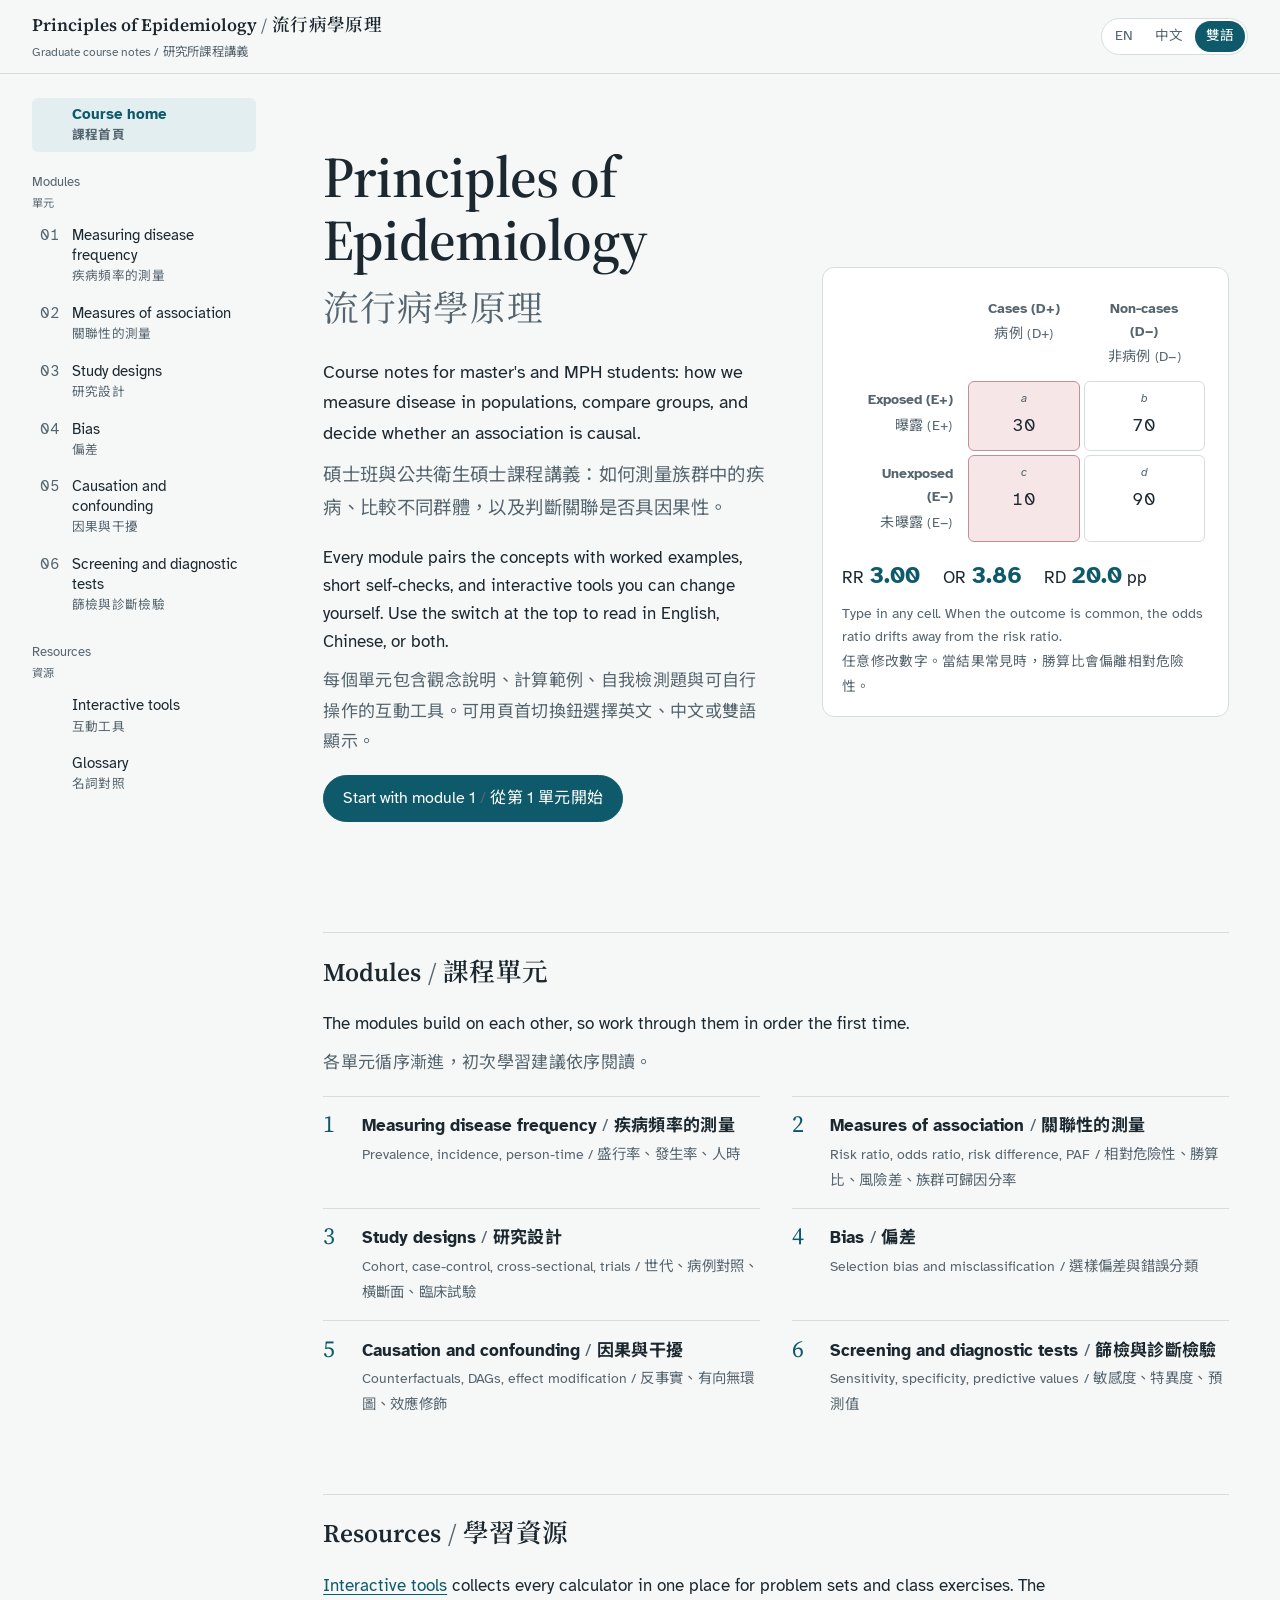
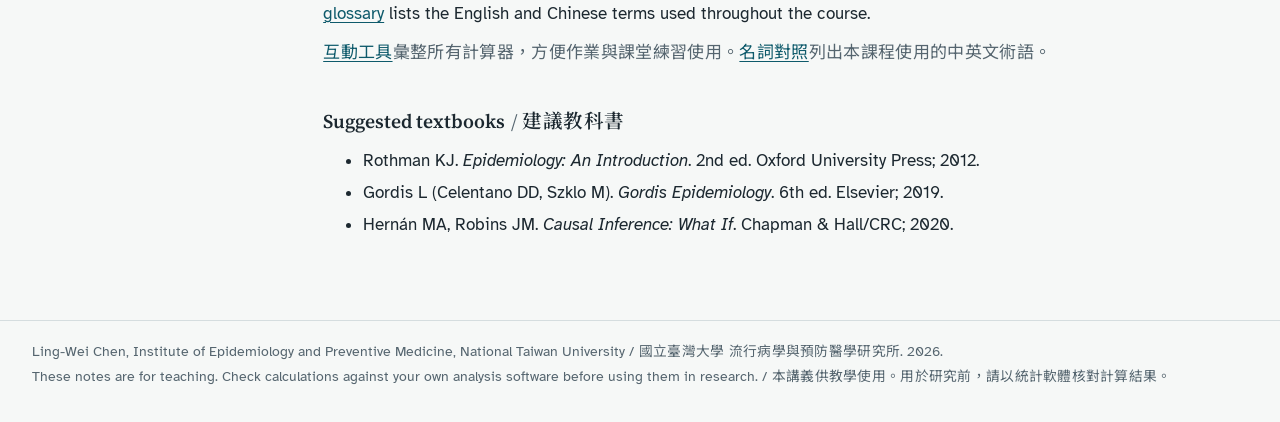
<file: index.html>
<!doctype html>
<html lang="en">
<head>
<meta charset="utf-8">
<meta name="viewport" content="width=device-width, initial-scale=1">
<title>Principles of Epidemiology | 流行病學原理</title>
<meta name="description" content="Bilingual (English / Traditional Chinese) course notes and interactive tools for graduate epidemiology.">
<link rel="icon" href="data:image/svg+xml,<svg xmlns='http://www.w3.org/2000/svg' viewBox='0 0 100 100'><text y='.9em' font-size='90'>📊</text></svg>">
<link rel="preconnect" href="https://fonts.googleapis.com">
<link rel="preconnect" href="https://fonts.gstatic.com" crossorigin>
<link rel="stylesheet" href="https://fonts.googleapis.com/css2?family=Atkinson+Hyperlegible:ital,wght@0,400;0,700;1,400&family=Source+Serif+4:opsz,wght@8..60,500;8..60,600&family=Noto+Sans+TC:wght@400;700&family=Noto+Serif+TC:wght@600&display=swap">
<link rel="stylesheet" href="assets/vendor/katex/katex.min.css">
<link rel="stylesheet" href="assets/css/style.css">
<script defer src="assets/vendor/katex/katex.min.js"></script>
<script defer src="assets/vendor/katex/contrib/auto-render.min.js"></script>
<script defer src="assets/js/site.js"></script>
<script defer src="assets/js/tools.js"></script>
</head>
<body data-lang="both">
<div class="layout">
<nav data-nav></nav>
<main>
<section class="hero">
  <div>
    <h1 class="hero-title"><span class="bi"><span lang="en">Principles of Epidemiology</span><span lang="zh-Hant">流行病學原理</span></span></h1>
    <p class="lede" lang="en">Course notes for master's and MPH students: how we measure disease in populations, compare groups, and decide whether an association is causal.</p>
    <p class="lede" lang="zh-Hant">碩士班與公共衛生碩士課程講義：如何測量族群中的疾病、比較不同群體，以及判斷關聯是否具因果性。</p>
    <p lang="en">Every module pairs the concepts with worked examples, short self-checks, and interactive tools you can change yourself. Use the switch at the top to read in English, Chinese, or both.</p>
    <p lang="zh-Hant">每個單元包含觀念說明、計算範例、自我檢測題與可自行操作的互動工具。可用頁首切換鈕選擇英文、中文或雙語顯示。</p>
    <p><a class="btn primary" href="01-frequency.html"><span class="bi"><span lang="en">Start with module 1</span><span lang="zh-Hant">從第 1 單元開始</span></span></a></p>
  </div>
  <div data-tool="hero"></div>
</section>

<h2><span class="bi"><span lang="en">Modules</span><span lang="zh-Hant">課程單元</span></span></h2>
<p class="prose" lang="en">The modules build on each other, so work through them in order the first time.</p>
<p class="prose" lang="zh-Hant">各單元循序漸進，初次學習建議依序閱讀。</p>
<ol class="module-list" data-module-list></ol>

<h2><span class="bi"><span lang="en">Resources</span><span lang="zh-Hant">學習資源</span></span></h2>
<div class="prose">
  <p lang="en"><a href="tools.html">Interactive tools</a> collects every calculator in one place for problem sets and class exercises. The <a href="glossary.html">glossary</a> lists the English and Chinese terms used throughout the course.</p>
  <p lang="zh-Hant"><a href="tools.html">互動工具</a>彙整所有計算器，方便作業與課堂練習使用。<a href="glossary.html">名詞對照</a>列出本課程使用的中英文術語。</p>
  <h3><span class="bi"><span lang="en">Suggested textbooks</span><span lang="zh-Hant">建議教科書</span></span></h3>
  <ul>
    <li>Rothman KJ. <em>Epidemiology: An Introduction</em>. 2nd ed. Oxford University Press; 2012.</li>
    <li>Gordis L (Celentano DD, Szklo M). <em>Gordis Epidemiology</em>. 6th ed. Elsevier; 2019.</li>
    <li>Hernán MA, Robins JM. <em>Causal Inference: What If</em>. Chapman &amp; Hall/CRC; 2020.</li>
  </ul>
</div>
</main>
</div>
</body>
</html>
</file>
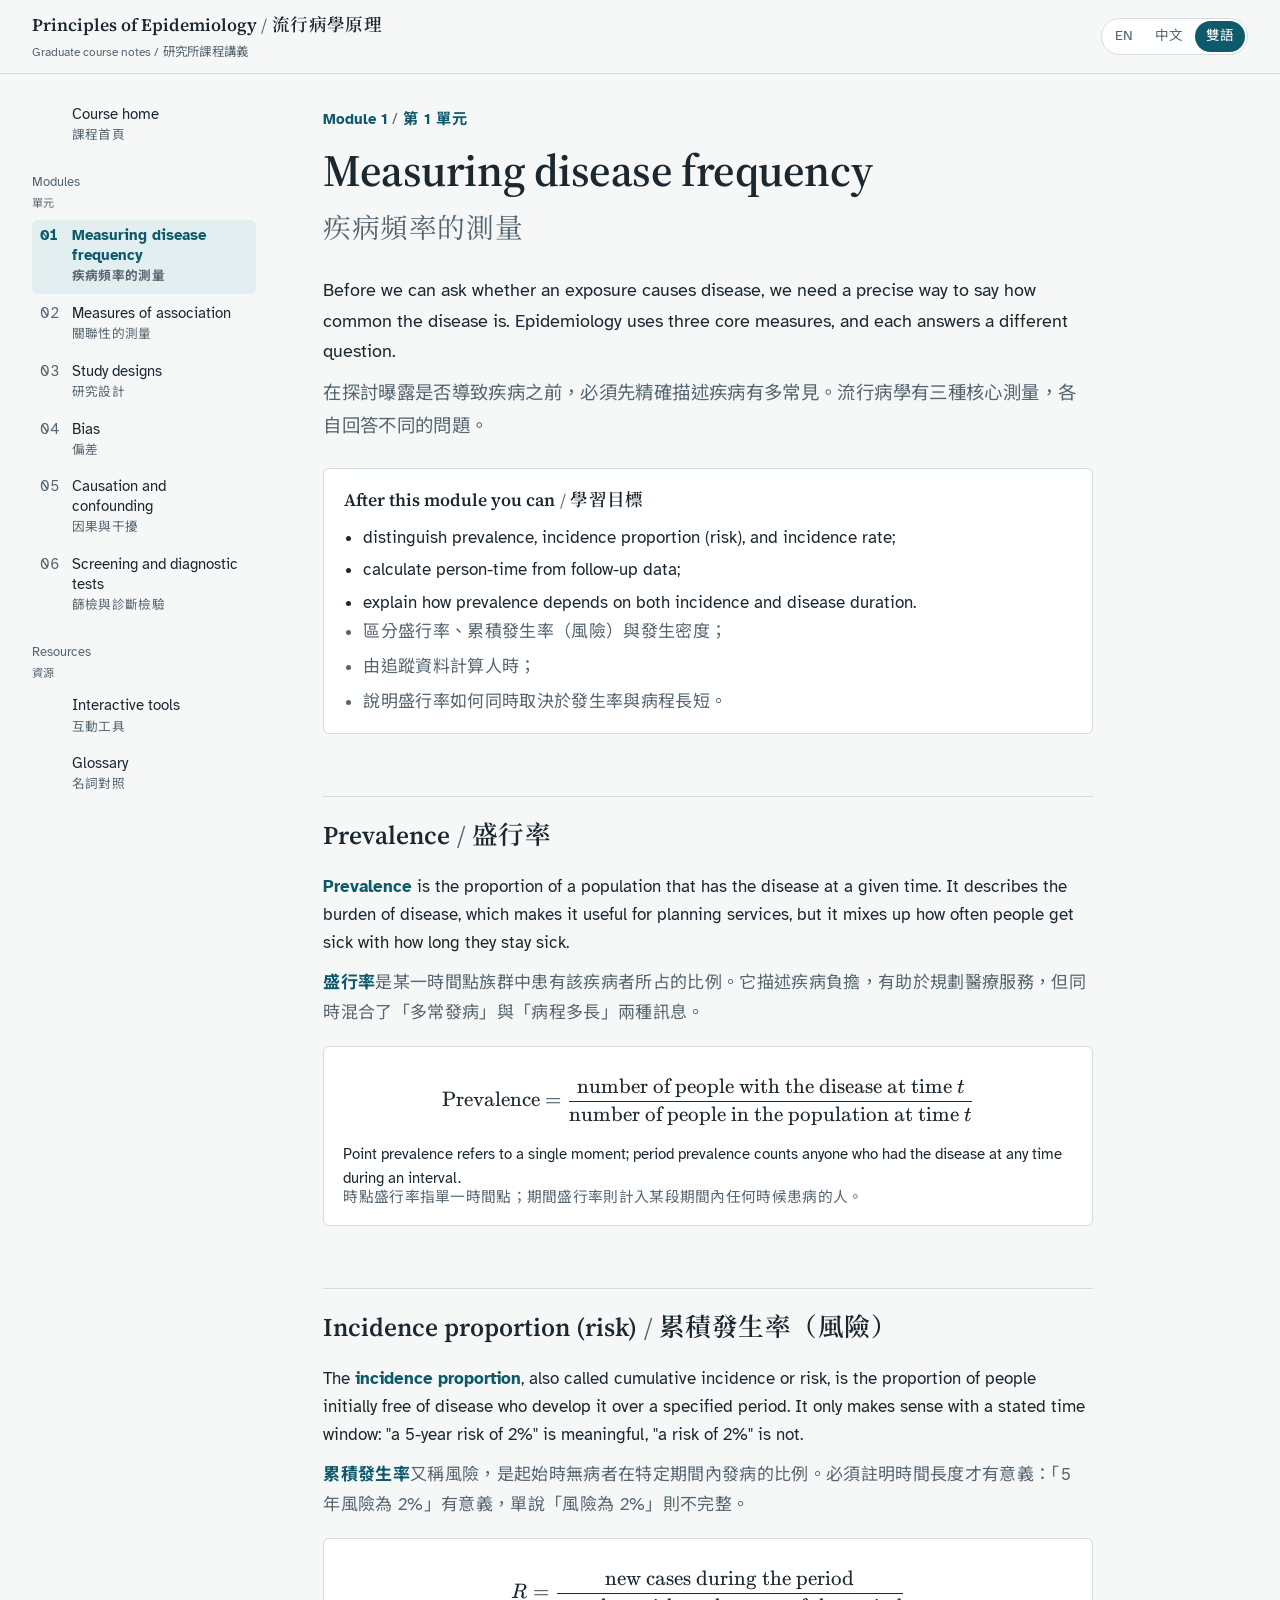
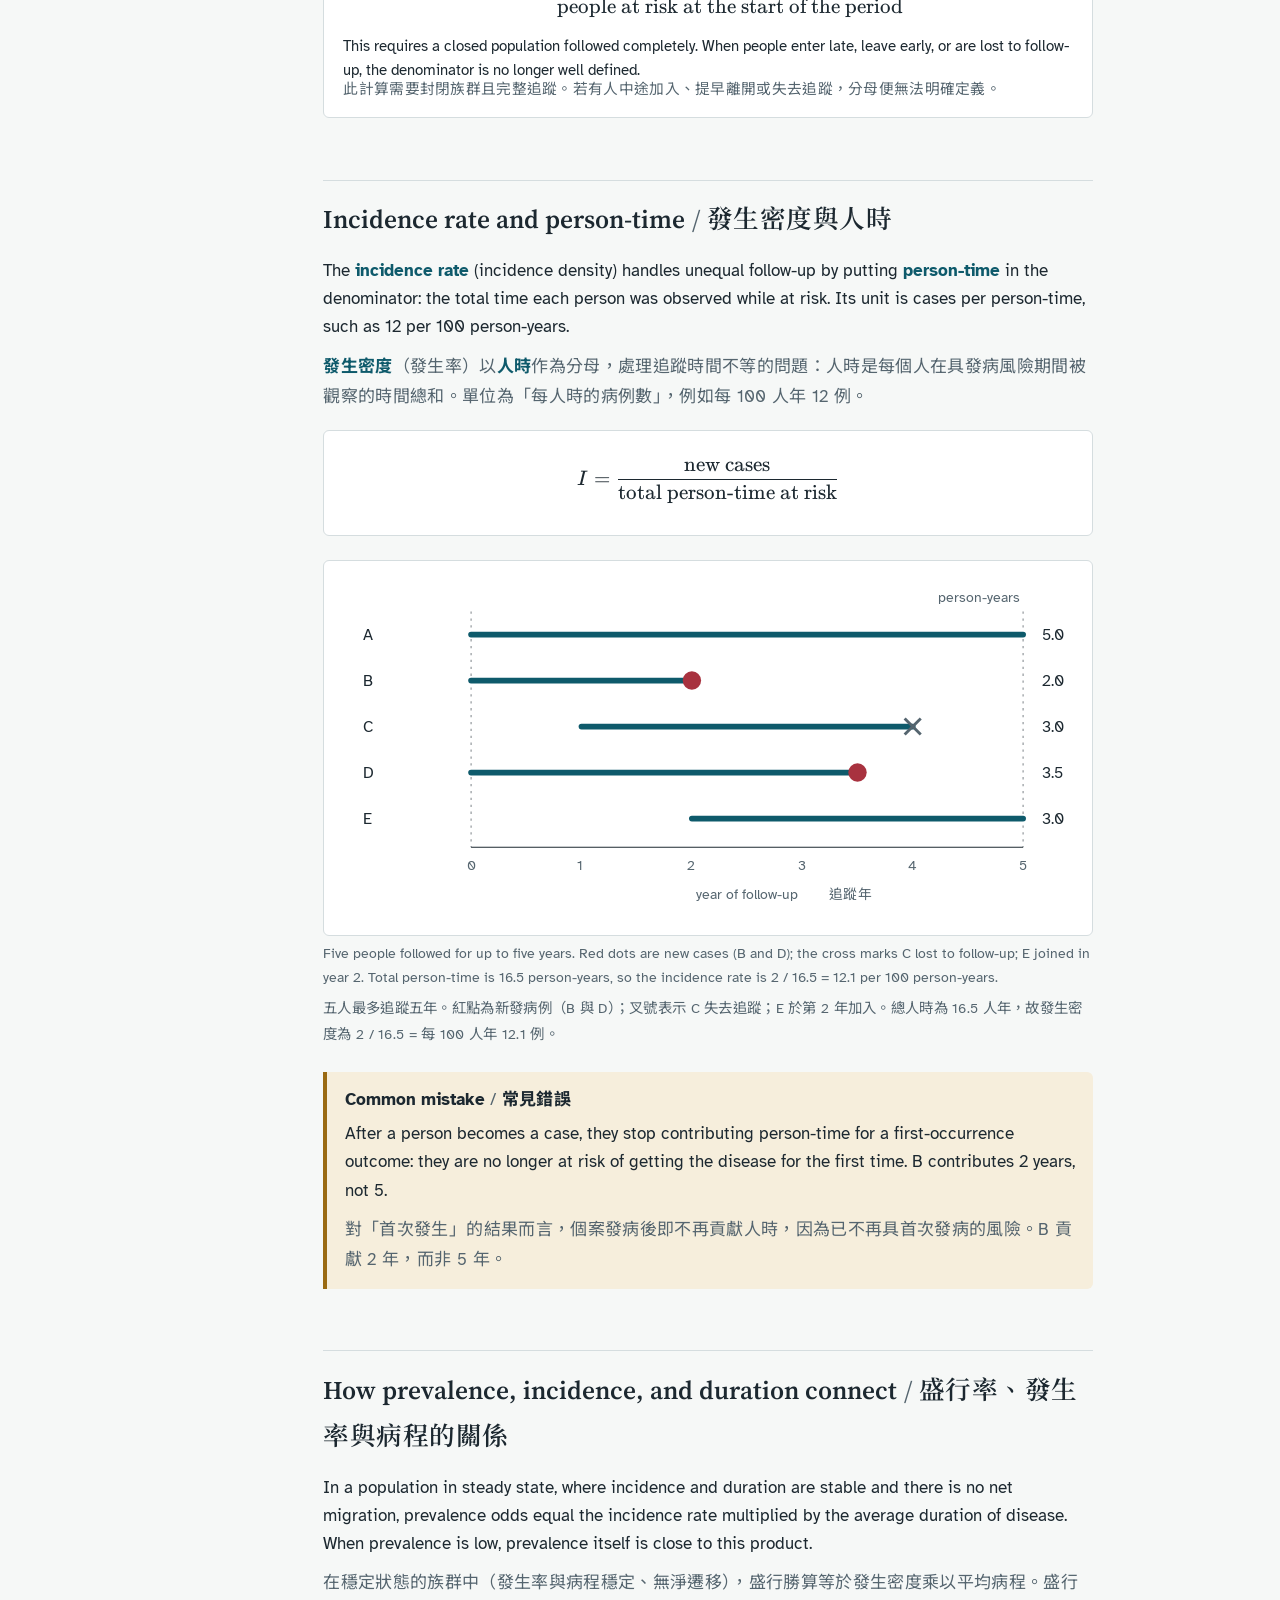
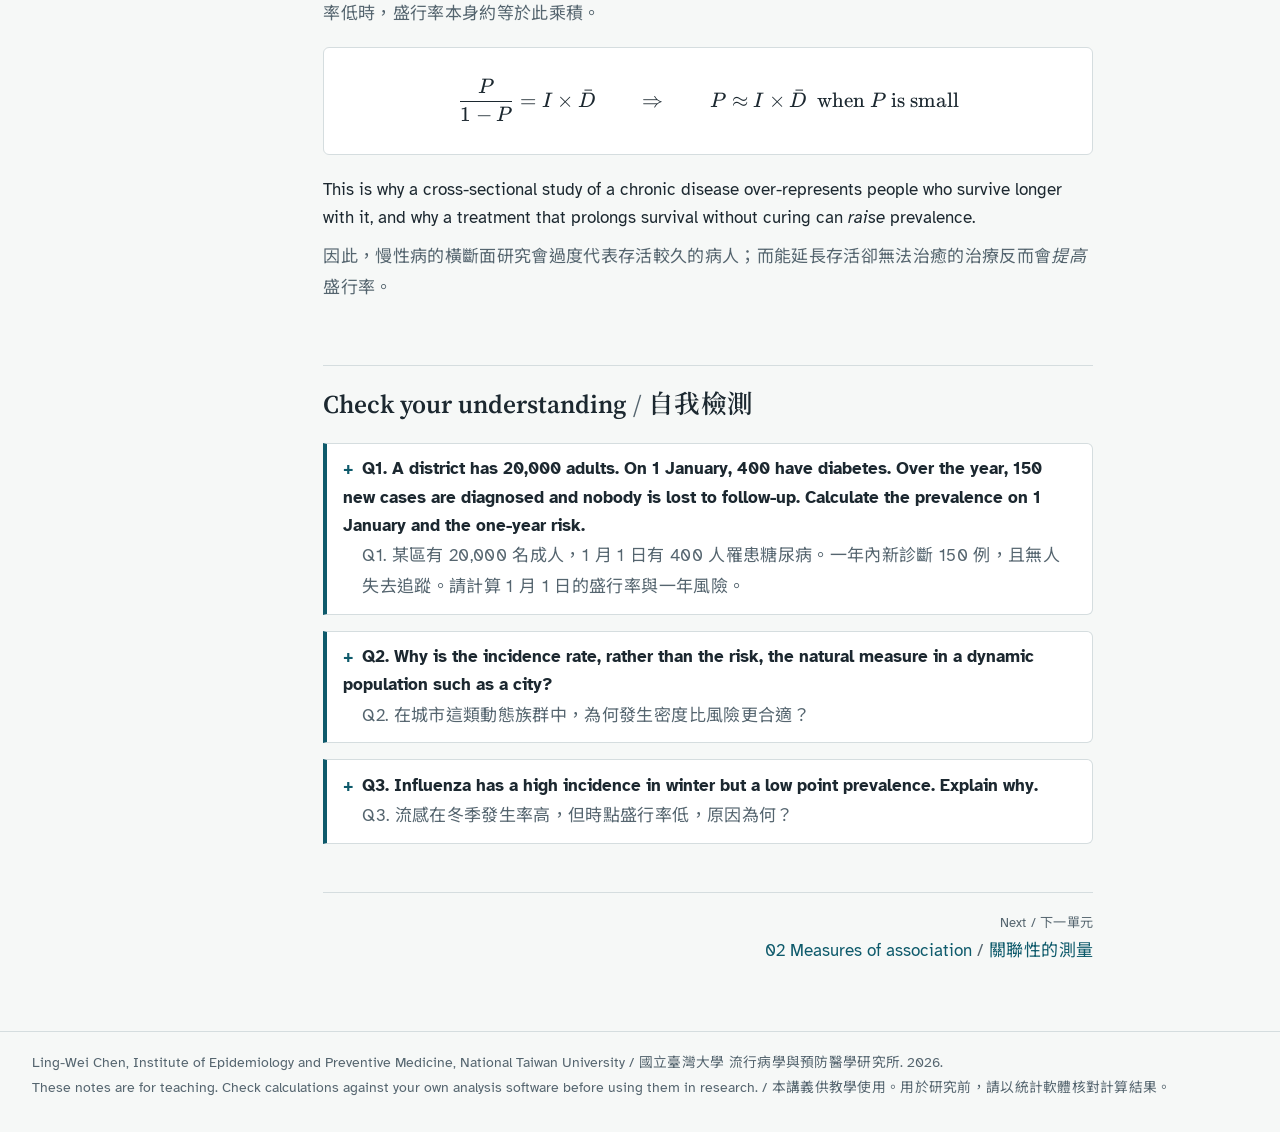
<file: 01-frequency.html>
<!doctype html>
<html lang="en">
<head>
<meta charset="utf-8">
<meta name="viewport" content="width=device-width, initial-scale=1">
<title>Measuring disease frequency | 疾病頻率的測量</title>
<meta name="description" content="Prevalence, incidence proportion, incidence rate and person-time.">
<link rel="icon" href="data:image/svg+xml,<svg xmlns='http://www.w3.org/2000/svg' viewBox='0 0 100 100'><text y='.9em' font-size='90'>📊</text></svg>">
<link rel="preconnect" href="https://fonts.googleapis.com">
<link rel="preconnect" href="https://fonts.gstatic.com" crossorigin>
<link rel="stylesheet" href="https://fonts.googleapis.com/css2?family=Atkinson+Hyperlegible:ital,wght@0,400;0,700;1,400&family=Source+Serif+4:opsz,wght@8..60,500;8..60,600&family=Noto+Sans+TC:wght@400;700&family=Noto+Serif+TC:wght@600&display=swap">
<link rel="stylesheet" href="assets/vendor/katex/katex.min.css">
<link rel="stylesheet" href="assets/css/style.css">
<script defer src="assets/vendor/katex/katex.min.js"></script>
<script defer src="assets/vendor/katex/contrib/auto-render.min.js"></script>
<script defer src="assets/js/site.js"></script>
<script defer src="assets/js/tools.js"></script>
</head>
<body data-lang="both">
<div class="layout">
<nav data-nav></nav>
<main>
<article class="prose">
<p class="module-kicker"><span class="bi"><span lang="en">Module 1</span><span lang="zh-Hant">第 1 單元</span></span></p>
<h1><span class="bi"><span lang="en">Measuring disease frequency</span><span lang="zh-Hant">疾病頻率的測量</span></span></h1>

<p class="lede" lang="en">Before we can ask whether an exposure causes disease, we need a precise way to say how common the disease is. Epidemiology uses three core measures, and each answers a different question.</p>
<p class="lede" lang="zh-Hant">在探討曝露是否導致疾病之前，必須先精確描述疾病有多常見。流行病學有三種核心測量，各自回答不同的問題。</p>

<section class="objectives">
  <h2><span class="bi"><span lang="en">After this module you can</span><span lang="zh-Hant">學習目標</span></span></h2>
  <ul lang="en">
    <li>distinguish prevalence, incidence proportion (risk), and incidence rate;</li>
    <li>calculate person-time from follow-up data;</li>
    <li>explain how prevalence depends on both incidence and disease duration.</li>
  </ul>
  <ul lang="zh-Hant">
    <li>區分盛行率、累積發生率（風險）與發生密度；</li>
    <li>由追蹤資料計算人時；</li>
    <li>說明盛行率如何同時取決於發生率與病程長短。</li>
  </ul>
</section>

<h2><span class="bi"><span lang="en">Prevalence</span><span lang="zh-Hant">盛行率</span></span></h2>
<p lang="en"><span class="term">Prevalence</span> is the proportion of a population that has the disease at a given time. It describes the burden of disease, which makes it useful for planning services, but it mixes up how often people get sick with how long they stay sick.</p>
<p lang="zh-Hant"><span class="term">盛行率</span>是某一時間點族群中患有該疾病者所占的比例。它描述疾病負擔，有助於規劃醫療服務，但同時混合了「多常發病」與「病程多長」兩種訊息。</p>
<div class="formula">
$$\text{Prevalence} = \frac{\text{number of people with the disease at time } t}{\text{number of people in the population at time } t}$$
<p lang="en">Point prevalence refers to a single moment; period prevalence counts anyone who had the disease at any time during an interval.</p>
<p lang="zh-Hant">時點盛行率指單一時間點；期間盛行率則計入某段期間內任何時候患病的人。</p>
</div>

<h2><span class="bi"><span lang="en">Incidence proportion (risk)</span><span lang="zh-Hant">累積發生率（風險）</span></span></h2>
<p lang="en">The <span class="term">incidence proportion</span>, also called cumulative incidence or risk, is the proportion of people initially free of disease who develop it over a specified period. It only makes sense with a stated time window: "a 5-year risk of 2%" is meaningful, "a risk of 2%" is not.</p>
<p lang="zh-Hant"><span class="term">累積發生率</span>又稱風險，是起始時無病者在特定期間內發病的比例。必須註明時間長度才有意義：「5 年風險為 2%」有意義，單說「風險為 2%」則不完整。</p>
<div class="formula">
$$R = \frac{\text{new cases during the period}}{\text{people at risk at the start of the period}}$$
<p lang="en">This requires a closed population followed completely. When people enter late, leave early, or are lost to follow-up, the denominator is no longer well defined.</p>
<p lang="zh-Hant">此計算需要封閉族群且完整追蹤。若有人中途加入、提早離開或失去追蹤，分母便無法明確定義。</p>
</div>

<h2><span class="bi"><span lang="en">Incidence rate and person-time</span><span lang="zh-Hant">發生密度與人時</span></span></h2>
<p lang="en">The <span class="term">incidence rate</span> (incidence density) handles unequal follow-up by putting <span class="term">person-time</span> in the denominator: the total time each person was observed while at risk. Its unit is cases per person-time, such as 12 per 100 person-years.</p>
<p lang="zh-Hant"><span class="term">發生密度</span>（發生率）以<span class="term">人時</span>作為分母，處理追蹤時間不等的問題：人時是每個人在具發病風險期間被觀察的時間總和。單位為「每人時的病例數」，例如每 100 人年 12 例。</p>
<div class="formula">
$$I = \frac{\text{new cases}}{\text{total person-time at risk}}$$
</div>

<figure>
  <div class="figure-box">
  <svg viewBox="0 0 640 290" role="img" aria-labelledby="pt-title" style="min-width:520px">
    <title id="pt-title">Follow-up of five participants over five years</title>
    <g class="fig-soft">
      <text x="110" y="255">0</text><text x="206" y="255">1</text><text x="302" y="255">2</text>
      <text x="398" y="255">3</text><text x="494" y="255">4</text><text x="590" y="255">5</text>
      <text x="520" y="22" lang="en">person-years</text>
      <text x="540" y="22" lang="zh-Hant">人年</text>
      <text x="354" y="280" text-anchor="middle" lang="en">year of follow-up</text>
      <text x="354" y="280" text-anchor="middle" lang="zh-Hant" dx="0" dy="0">追蹤年</text>
    </g>
    <line x1="114" y1="235" x2="594" y2="235" class="fig-ink" stroke-width="1"/>
    <g class="fig-ink" stroke-width="1" stroke-dasharray="2 4" opacity="0.5">
      <line x1="114" y1="30" x2="114" y2="235"/><line x1="594" y1="30" x2="594" y2="235"/>
    </g>
    <!-- rows: x = 114 + 96*year -->
    <g stroke-width="5" stroke-linecap="round">
      <line x1="114" y1="50"  x2="594" y2="50"  stroke="var(--teal)"/>
      <line x1="114" y1="90"  x2="306" y2="90"  stroke="var(--teal)"/>
      <line x1="210" y1="130" x2="498" y2="130" stroke="var(--teal)"/>
      <line x1="114" y1="170" x2="450" y2="170" stroke="var(--teal)"/>
      <line x1="306" y1="210" x2="594" y2="210" stroke="var(--teal)"/>
    </g>
    <g fill="var(--crimson)"><circle cx="306" cy="90" r="8"/><circle cx="450" cy="170" r="8"/></g>
    <g stroke="var(--ink-soft)" stroke-width="2.5"><line x1="491" y1="123" x2="505" y2="137"/><line x1="505" y1="123" x2="491" y2="137"/></g>
    <g class="fig-text">
      <text x="20" y="55">A</text><text x="20" y="95">B</text><text x="20" y="135">C</text><text x="20" y="175">D</text><text x="20" y="215">E</text>
      <text x="610" y="55">5.0</text><text x="610" y="95">2.0</text><text x="610" y="135">3.0</text><text x="610" y="175">3.5</text><text x="610" y="215">3.0</text>
    </g>
  </svg>
  </div>
  <figcaption lang="en">Five people followed for up to five years. Red dots are new cases (B and D); the cross marks C lost to follow-up; E joined in year 2. Total person-time is 16.5 person-years, so the incidence rate is 2 / 16.5 = 12.1 per 100 person-years.</figcaption>
  <figcaption lang="zh-Hant">五人最多追蹤五年。紅點為新發病例（B 與 D）；叉號表示 C 失去追蹤；E 於第 2 年加入。總人時為 16.5 人年，故發生密度為 2 / 16.5 = 每 100 人年 12.1 例。</figcaption>
</figure>

<div class="callout">
  <p class="callout-title"><span class="bi"><span lang="en">Common mistake</span><span lang="zh-Hant">常見錯誤</span></span></p>
  <p lang="en">After a person becomes a case, they stop contributing person-time for a first-occurrence outcome: they are no longer at risk of getting the disease for the first time. B contributes 2 years, not 5.</p>
  <p lang="zh-Hant">對「首次發生」的結果而言，個案發病後即不再貢獻人時，因為已不再具首次發病的風險。B 貢獻 2 年，而非 5 年。</p>
</div>

<h2><span class="bi"><span lang="en">How prevalence, incidence, and duration connect</span><span lang="zh-Hant">盛行率、發生率與病程的關係</span></span></h2>
<p lang="en">In a population in steady state, where incidence and duration are stable and there is no net migration, prevalence odds equal the incidence rate multiplied by the average duration of disease. When prevalence is low, prevalence itself is close to this product.</p>
<p lang="zh-Hant">在穩定狀態的族群中（發生率與病程穩定、無淨遷移），盛行勝算等於發生密度乘以平均病程。盛行率低時，盛行率本身約等於此乘積。</p>
<div class="formula">
$$\frac{P}{1-P} = I \times \bar{D} \qquad\Rightarrow\qquad P \approx I \times \bar{D} \ \text{ when } P \text{ is small}$$
</div>
<p lang="en">This is why a cross-sectional study of a chronic disease over-represents people who survive longer with it, and why a treatment that prolongs survival without curing can <em>raise</em> prevalence.</p>
<p lang="zh-Hant">因此，慢性病的橫斷面研究會過度代表存活較久的病人；而能延長存活卻無法治癒的治療反而會<em>提高</em>盛行率。</p>

<h2><span class="bi"><span lang="en">Check your understanding</span><span lang="zh-Hant">自我檢測</span></span></h2>

<details class="check">
  <summary><span class="bi"><span lang="en">Q1. A district has 20,000 adults. On 1 January, 400 have diabetes. Over the year, 150 new cases are diagnosed and nobody is lost to follow-up. Calculate the prevalence on 1 January and the one-year risk.</span><span lang="zh-Hant">Q1. 某區有 20,000 名成人，1 月 1 日有 400 人罹患糖尿病。一年內新診斷 150 例，且無人失去追蹤。請計算 1 月 1 日的盛行率與一年風險。</span></span></summary>
  <div class="answer">
    <p lang="en">Prevalence = 400 / 20,000 = 2.0%. The risk denominator is only those at risk at the start: 20,000 − 400 = 19,600. One-year risk = 150 / 19,600 = 0.77%.</p>
    <p lang="zh-Hant">盛行率 = 400 / 20,000 = 2.0%。風險的分母僅含起始時具風險者：20,000 − 400 = 19,600。一年風險 = 150 / 19,600 = 0.77%。</p>
  </div>
</details>

<details class="check">
  <summary><span class="bi"><span lang="en">Q2. Why is the incidence rate, rather than the risk, the natural measure in a dynamic population such as a city?</span><span lang="zh-Hant">Q2. 在城市這類動態族群中，為何發生密度比風險更合適？</span></span></summary>
  <div class="answer">
    <p lang="en">People move in and out continuously, so there is no fixed group at risk at the start. Person-time counts exactly how much observation each person contributed while they were in the population and at risk.</p>
    <p lang="zh-Hant">人口持續移入移出，不存在固定的起始風險族群。人時能精確計算每個人在族群中且具風險期間所貢獻的觀察時間。</p>
  </div>
</details>

<details class="check">
  <summary><span class="bi"><span lang="en">Q3. Influenza has a high incidence in winter but a low point prevalence. Explain why.</span><span lang="zh-Hant">Q3. 流感在冬季發生率高，但時點盛行率低，原因為何？</span></span></summary>
  <div class="answer">
    <p lang="en">The average duration is about a week. Because \(P \approx I \times \bar{D}\), a short duration keeps prevalence low even when many new cases occur.</p>
    <p lang="zh-Hant">平均病程約一週。由於 \(P \approx I \times \bar{D}\)，即使新病例多，病程短仍使盛行率維持在低水準。</p>
  </div>
</details>
</article>
</main>
</div>
</body>
</html>
</file>
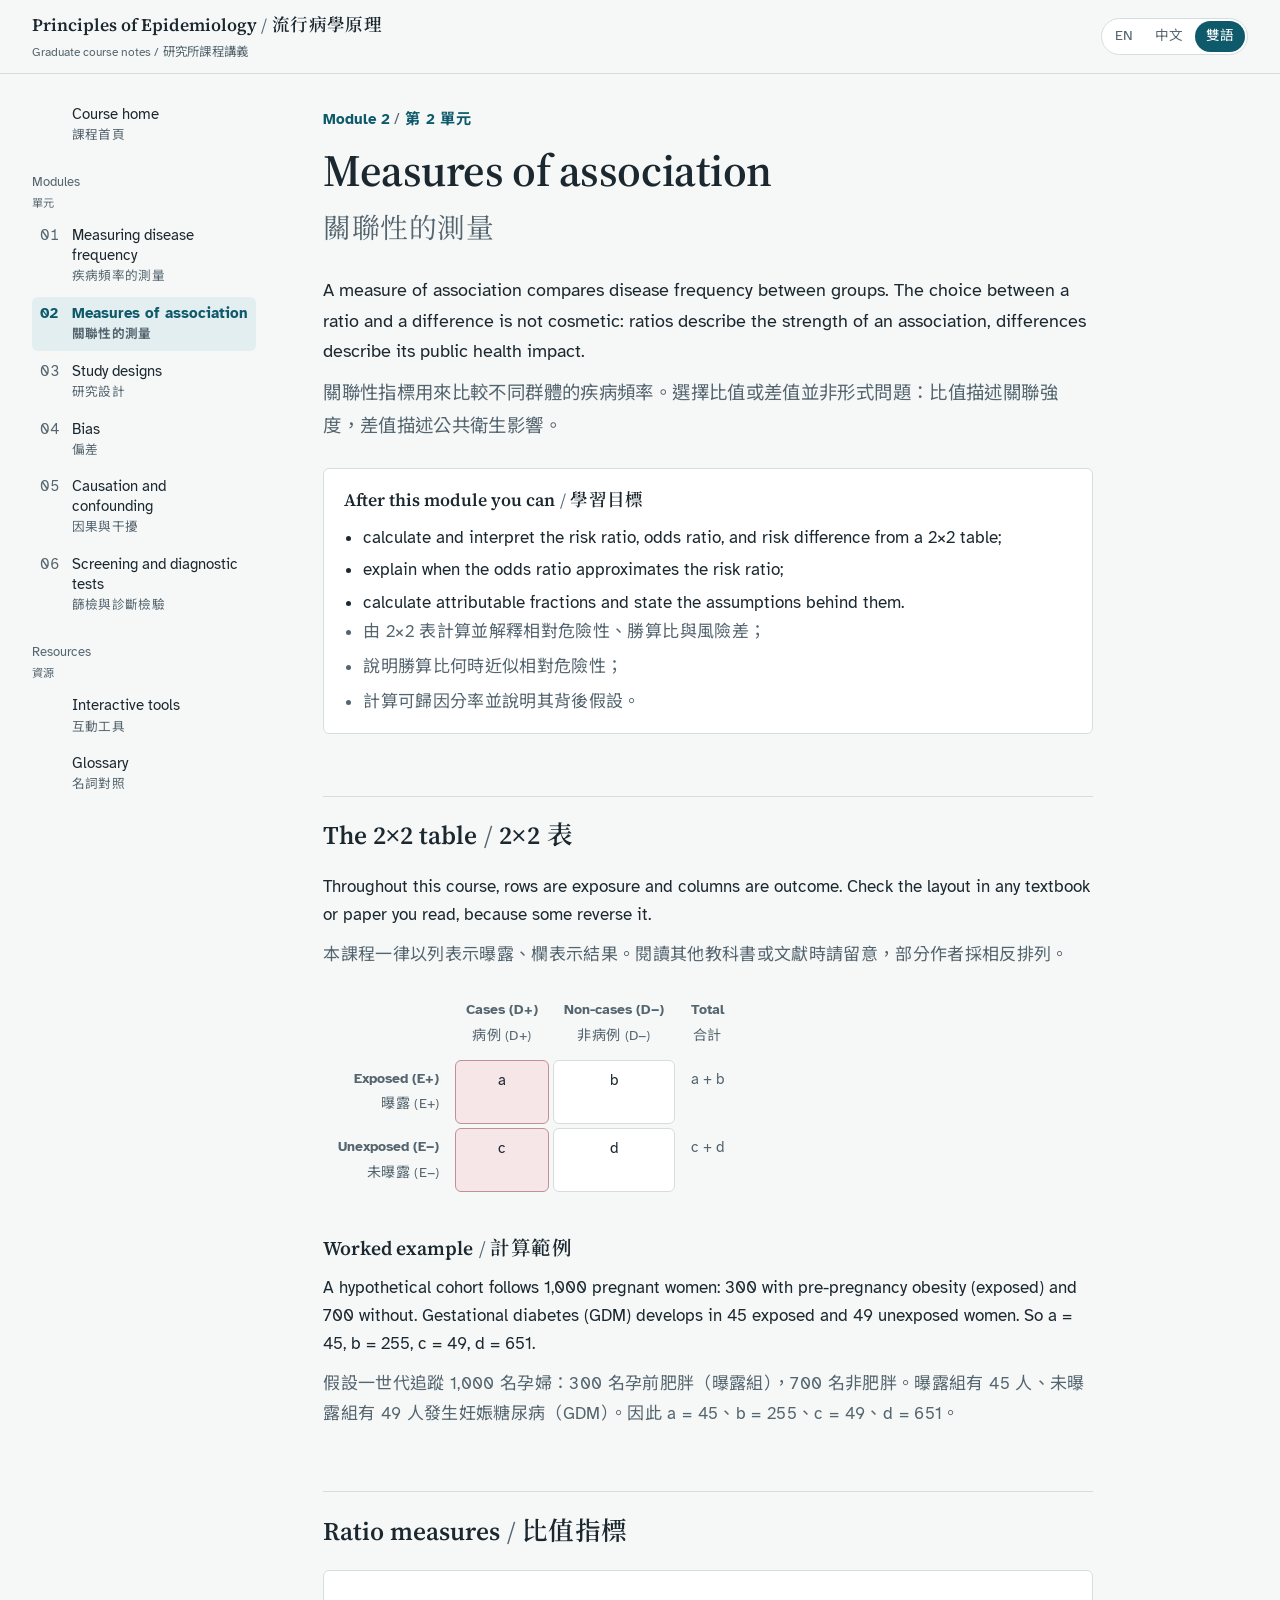
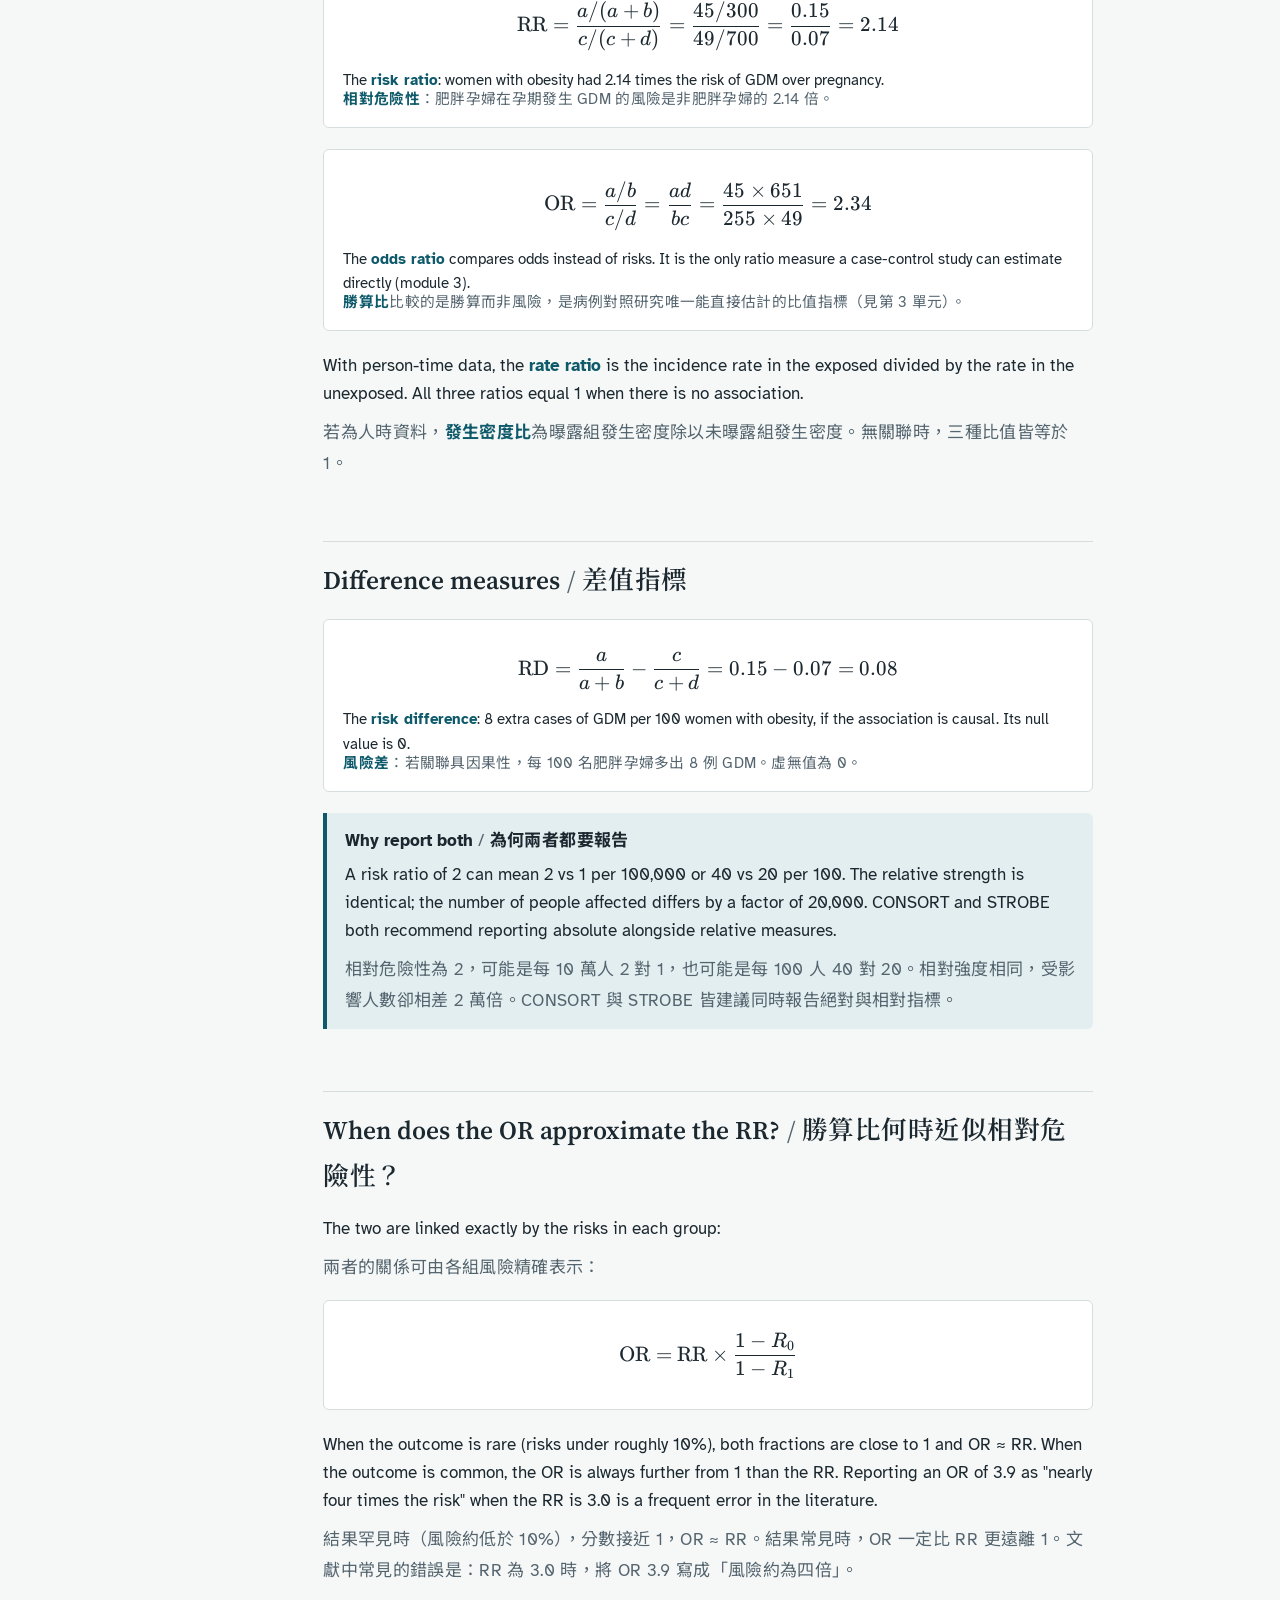
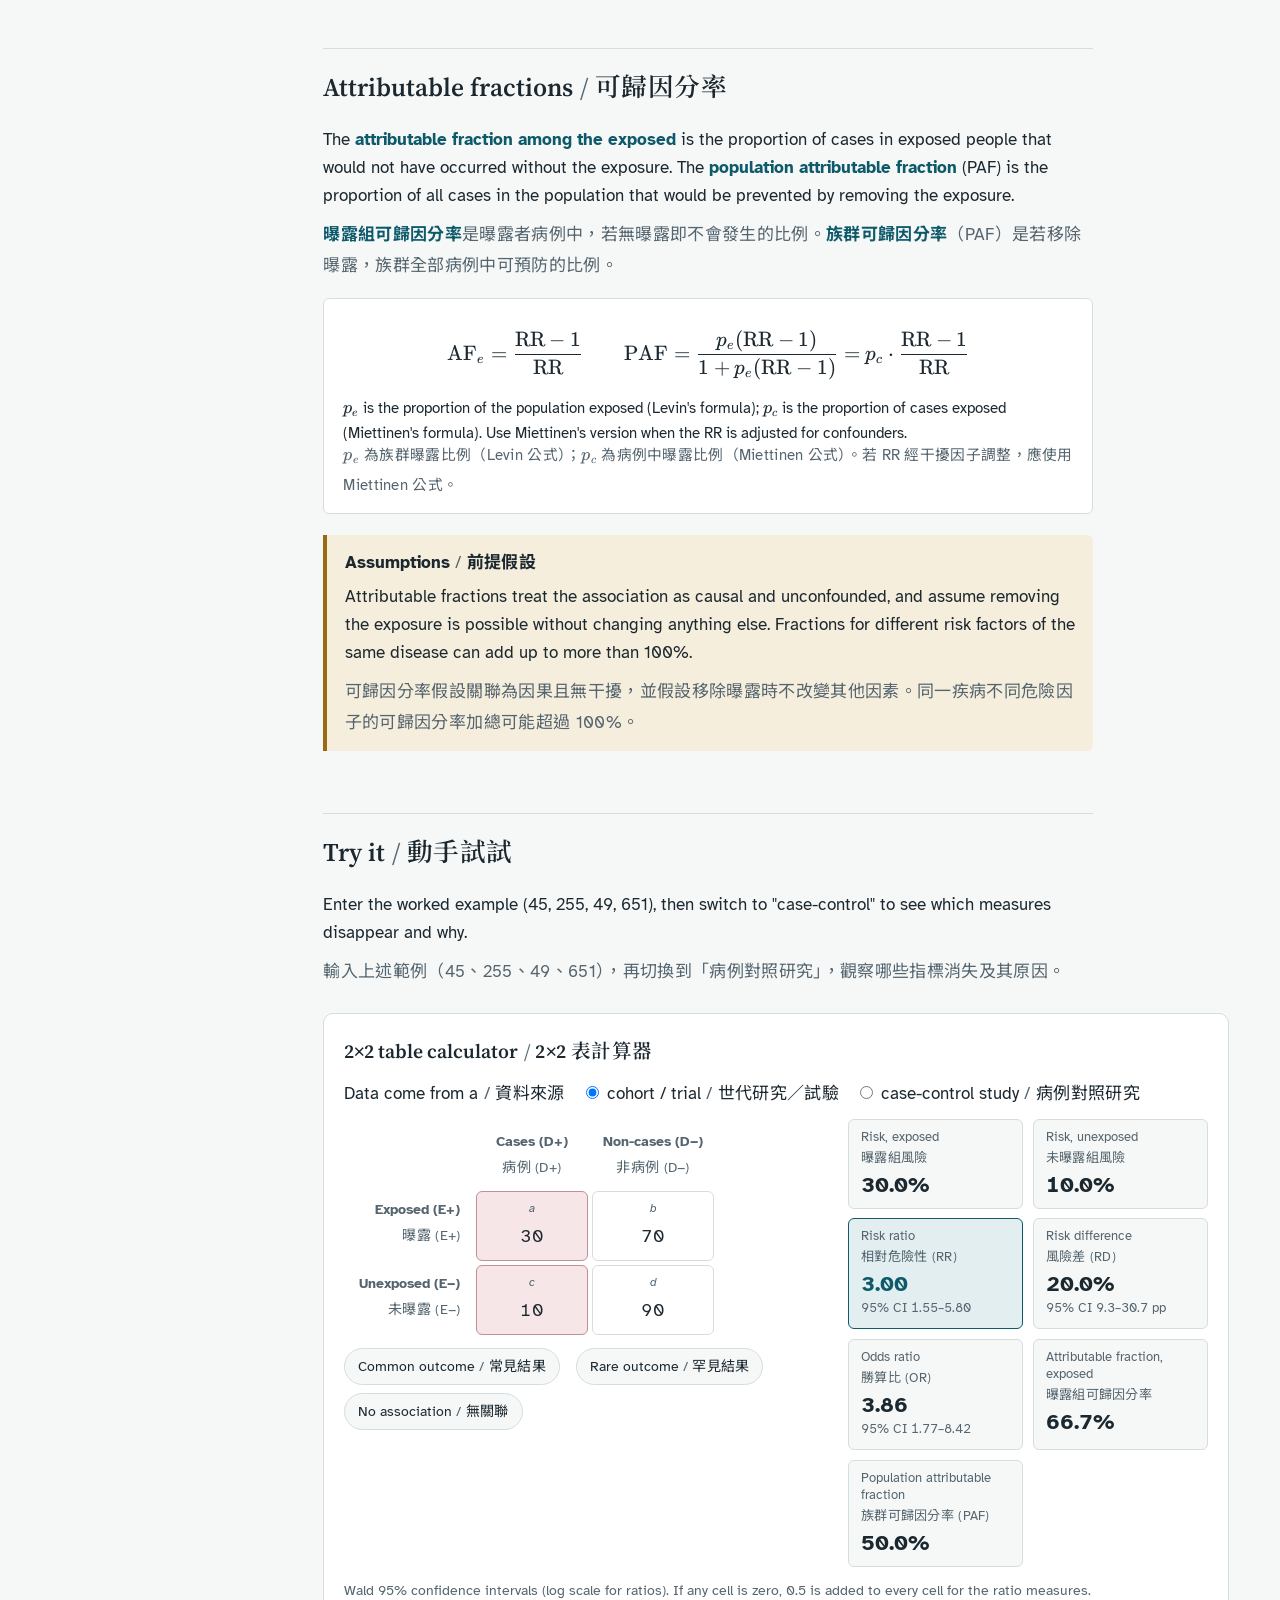
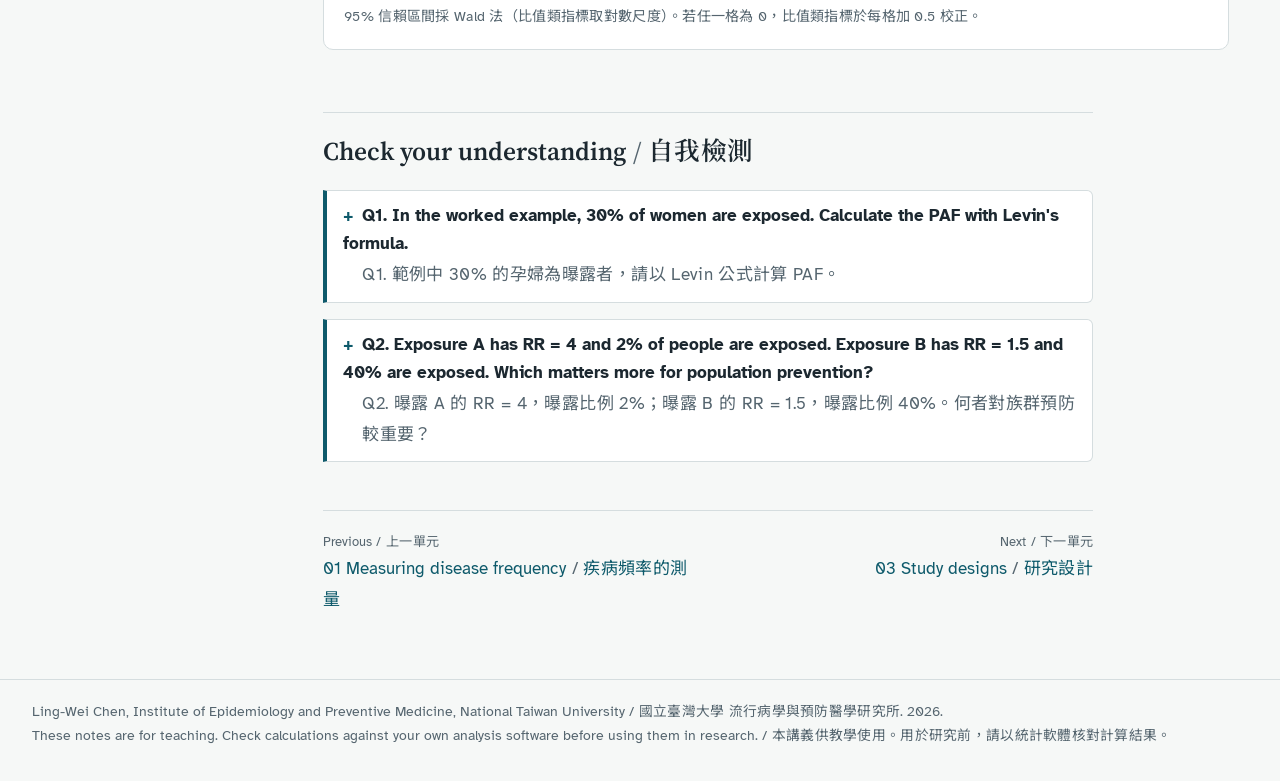
<file: 02-association.html>
<!doctype html>
<html lang="en">
<head>
<meta charset="utf-8">
<meta name="viewport" content="width=device-width, initial-scale=1">
<title>Measures of association | 關聯性的測量</title>
<meta name="description" content="Risk ratio, rate ratio, odds ratio, risk difference and attributable fractions, with an interactive 2x2 calculator.">
<link rel="icon" href="data:image/svg+xml,<svg xmlns='http://www.w3.org/2000/svg' viewBox='0 0 100 100'><text y='.9em' font-size='90'>📊</text></svg>">
<link rel="preconnect" href="https://fonts.googleapis.com">
<link rel="preconnect" href="https://fonts.gstatic.com" crossorigin>
<link rel="stylesheet" href="https://fonts.googleapis.com/css2?family=Atkinson+Hyperlegible:ital,wght@0,400;0,700;1,400&family=Source+Serif+4:opsz,wght@8..60,500;8..60,600&family=Noto+Sans+TC:wght@400;700&family=Noto+Serif+TC:wght@600&display=swap">
<link rel="stylesheet" href="assets/vendor/katex/katex.min.css">
<link rel="stylesheet" href="assets/css/style.css">
<script defer src="assets/vendor/katex/katex.min.js"></script>
<script defer src="assets/vendor/katex/contrib/auto-render.min.js"></script>
<script defer src="assets/js/site.js"></script>
<script defer src="assets/js/tools.js"></script>
</head>
<body data-lang="both">
<div class="layout">
<nav data-nav></nav>
<main>
<article class="prose">
<p class="module-kicker"><span class="bi"><span lang="en">Module 2</span><span lang="zh-Hant">第 2 單元</span></span></p>
<h1><span class="bi"><span lang="en">Measures of association</span><span lang="zh-Hant">關聯性的測量</span></span></h1>

<p class="lede" lang="en">A measure of association compares disease frequency between groups. The choice between a ratio and a difference is not cosmetic: ratios describe the strength of an association, differences describe its public health impact.</p>
<p class="lede" lang="zh-Hant">關聯性指標用來比較不同群體的疾病頻率。選擇比值或差值並非形式問題：比值描述關聯強度，差值描述公共衛生影響。</p>

<section class="objectives">
  <h2><span class="bi"><span lang="en">After this module you can</span><span lang="zh-Hant">學習目標</span></span></h2>
  <ul lang="en">
    <li>calculate and interpret the risk ratio, odds ratio, and risk difference from a 2×2 table;</li>
    <li>explain when the odds ratio approximates the risk ratio;</li>
    <li>calculate attributable fractions and state the assumptions behind them.</li>
  </ul>
  <ul lang="zh-Hant">
    <li>由 2×2 表計算並解釋相對危險性、勝算比與風險差；</li>
    <li>說明勝算比何時近似相對危險性；</li>
    <li>計算可歸因分率並說明其背後假設。</li>
  </ul>
</section>

<h2><span class="bi"><span lang="en">The 2×2 table</span><span lang="zh-Hant">2×2 表</span></span></h2>
<p lang="en">Throughout this course, rows are exposure and columns are outcome. Check the layout in any textbook or paper you read, because some reverse it.</p>
<p lang="zh-Hant">本課程一律以列表示曝露、欄表示結果。閱讀其他教科書或文獻時請留意，部分作者採相反排列。</p>
<div class="table-wrap">
<table class="twobytwo">
  <thead><tr><th></th><th><span class="bi"><span lang="en">Cases (D+)</span><span lang="zh-Hant">病例 (D+)</span></span></th><th><span class="bi"><span lang="en">Non-cases (D−)</span><span lang="zh-Hant">非病例 (D−)</span></span></th><th><span class="bi"><span lang="en">Total</span><span lang="zh-Hant">合計</span></span></th></tr></thead>
  <tbody>
    <tr><th scope="row"><span class="bi"><span lang="en">Exposed (E+)</span><span lang="zh-Hant">曝露 (E+)</span></span></th><td class="cell case">a</td><td class="cell">b</td><td class="total">a + b</td></tr>
    <tr><th scope="row"><span class="bi"><span lang="en">Unexposed (E−)</span><span lang="zh-Hant">未曝露 (E−)</span></span></th><td class="cell case">c</td><td class="cell">d</td><td class="total">c + d</td></tr>
  </tbody>
</table>
</div>

<h3><span class="bi"><span lang="en">Worked example</span><span lang="zh-Hant">計算範例</span></span></h3>
<p lang="en">A hypothetical cohort follows 1,000 pregnant women: 300 with pre-pregnancy obesity (exposed) and 700 without. Gestational diabetes (GDM) develops in 45 exposed and 49 unexposed women. So a = 45, b = 255, c = 49, d = 651.</p>
<p lang="zh-Hant">假設一世代追蹤 1,000 名孕婦：300 名孕前肥胖（曝露組），700 名非肥胖。曝露組有 45 人、未曝露組有 49 人發生妊娠糖尿病（GDM）。因此 a = 45、b = 255、c = 49、d = 651。</p>

<h2><span class="bi"><span lang="en">Ratio measures</span><span lang="zh-Hant">比值指標</span></span></h2>
<div class="formula">
$$\text{RR} = \frac{a/(a+b)}{c/(c+d)} = \frac{45/300}{49/700} = \frac{0.15}{0.07} = 2.14$$
<p lang="en">The <span class="term">risk ratio</span>: women with obesity had 2.14 times the risk of GDM over pregnancy.</p>
<p lang="zh-Hant"><span class="term">相對危險性</span>：肥胖孕婦在孕期發生 GDM 的風險是非肥胖孕婦的 2.14 倍。</p>
</div>
<div class="formula">
$$\text{OR} = \frac{a/b}{c/d} = \frac{ad}{bc} = \frac{45 \times 651}{255 \times 49} = 2.34$$
<p lang="en">The <span class="term">odds ratio</span> compares odds instead of risks. It is the only ratio measure a case-control study can estimate directly (module 3).</p>
<p lang="zh-Hant"><span class="term">勝算比</span>比較的是勝算而非風險，是病例對照研究唯一能直接估計的比值指標（見第 3 單元）。</p>
</div>
<p lang="en">With person-time data, the <span class="term">rate ratio</span> is the incidence rate in the exposed divided by the rate in the unexposed. All three ratios equal 1 when there is no association.</p>
<p lang="zh-Hant">若為人時資料，<span class="term">發生密度比</span>為曝露組發生密度除以未曝露組發生密度。無關聯時，三種比值皆等於 1。</p>

<h2><span class="bi"><span lang="en">Difference measures</span><span lang="zh-Hant">差值指標</span></span></h2>
<div class="formula">
$$\text{RD} = \frac{a}{a+b} - \frac{c}{c+d} = 0.15 - 0.07 = 0.08$$
<p lang="en">The <span class="term">risk difference</span>: 8 extra cases of GDM per 100 women with obesity, if the association is causal. Its null value is 0.</p>
<p lang="zh-Hant"><span class="term">風險差</span>：若關聯具因果性，每 100 名肥胖孕婦多出 8 例 GDM。虛無值為 0。</p>
</div>

<div class="callout key">
  <p class="callout-title"><span class="bi"><span lang="en">Why report both</span><span lang="zh-Hant">為何兩者都要報告</span></span></p>
  <p lang="en">A risk ratio of 2 can mean 2 vs 1 per 100,000 or 40 vs 20 per 100. The relative strength is identical; the number of people affected differs by a factor of 20,000. CONSORT and STROBE both recommend reporting absolute alongside relative measures.</p>
  <p lang="zh-Hant">相對危險性為 2，可能是每 10 萬人 2 對 1，也可能是每 100 人 40 對 20。相對強度相同，受影響人數卻相差 2 萬倍。CONSORT 與 STROBE 皆建議同時報告絕對與相對指標。</p>
</div>

<h2><span class="bi"><span lang="en">When does the OR approximate the RR?</span><span lang="zh-Hant">勝算比何時近似相對危險性？</span></span></h2>
<p lang="en">The two are linked exactly by the risks in each group:</p>
<p lang="zh-Hant">兩者的關係可由各組風險精確表示：</p>
<div class="formula">
$$\text{OR} = \text{RR} \times \frac{1 - R_0}{1 - R_1}$$
</div>
<p lang="en">When the outcome is rare (risks under roughly 10%), both fractions are close to 1 and OR ≈ RR. When the outcome is common, the OR is always further from 1 than the RR. Reporting an OR of 3.9 as "nearly four times the risk" when the RR is 3.0 is a frequent error in the literature.</p>
<p lang="zh-Hant">結果罕見時（風險約低於 10%），分數接近 1，OR ≈ RR。結果常見時，OR 一定比 RR 更遠離 1。文獻中常見的錯誤是：RR 為 3.0 時，將 OR 3.9 寫成「風險約為四倍」。</p>

<h2><span class="bi"><span lang="en">Attributable fractions</span><span lang="zh-Hant">可歸因分率</span></span></h2>
<p lang="en">The <span class="term">attributable fraction among the exposed</span> is the proportion of cases in exposed people that would not have occurred without the exposure. The <span class="term">population attributable fraction</span> (PAF) is the proportion of all cases in the population that would be prevented by removing the exposure.</p>
<p lang="zh-Hant"><span class="term">曝露組可歸因分率</span>是曝露者病例中，若無曝露即不會發生的比例。<span class="term">族群可歸因分率</span>（PAF）是若移除曝露，族群全部病例中可預防的比例。</p>
<div class="formula">
$$\text{AF}_e = \frac{\text{RR} - 1}{\text{RR}} \qquad \text{PAF} = \frac{p_e(\text{RR}-1)}{1 + p_e(\text{RR}-1)} = p_c \cdot \frac{\text{RR}-1}{\text{RR}}$$
<p lang="en">\(p_e\) is the proportion of the population exposed (Levin's formula); \(p_c\) is the proportion of cases exposed (Miettinen's formula). Use Miettinen's version when the RR is adjusted for confounders.</p>
<p lang="zh-Hant">\(p_e\) 為族群曝露比例（Levin 公式）；\(p_c\) 為病例中曝露比例（Miettinen 公式）。若 RR 經干擾因子調整，應使用 Miettinen 公式。</p>
</div>
<div class="callout">
  <p class="callout-title"><span class="bi"><span lang="en">Assumptions</span><span lang="zh-Hant">前提假設</span></span></p>
  <p lang="en">Attributable fractions treat the association as causal and unconfounded, and assume removing the exposure is possible without changing anything else. Fractions for different risk factors of the same disease can add up to more than 100%.</p>
  <p lang="zh-Hant">可歸因分率假設關聯為因果且無干擾，並假設移除曝露時不改變其他因素。同一疾病不同危險因子的可歸因分率加總可能超過 100%。</p>
</div>

<h2><span class="bi"><span lang="en">Try it</span><span lang="zh-Hant">動手試試</span></span></h2>
<p lang="en">Enter the worked example (45, 255, 49, 651), then switch to "case-control" to see which measures disappear and why.</p>
<p lang="zh-Hant">輸入上述範例（45、255、49、651），再切換到「病例對照研究」，觀察哪些指標消失及其原因。</p>
</article>
<div data-tool="assoc"></div>

<article class="prose">
<h2><span class="bi"><span lang="en">Check your understanding</span><span lang="zh-Hant">自我檢測</span></span></h2>
<details class="check">
  <summary><span class="bi"><span lang="en">Q1. In the worked example, 30% of women are exposed. Calculate the PAF with Levin's formula.</span><span lang="zh-Hant">Q1. 範例中 30% 的孕婦為曝露者，請以 Levin 公式計算 PAF。</span></span></summary>
  <div class="answer">
    <p lang="en">PAF = 0.30 × 1.14 / (1 + 0.30 × 1.14) = 0.343 / 1.343 = 25.5%. Check: overall risk = 94/1000 = 9.4%, and (9.4 − 7.0)/9.4 = 25.5%.</p>
    <p lang="zh-Hant">PAF = 0.30 × 1.14 / (1 + 0.30 × 1.14) = 0.343 / 1.343 = 25.5%。驗算：總風險 = 94/1000 = 9.4%，(9.4 − 7.0)/9.4 = 25.5%。</p>
  </div>
</details>
<details class="check">
  <summary><span class="bi"><span lang="en">Q2. Exposure A has RR = 4 and 2% of people are exposed. Exposure B has RR = 1.5 and 40% are exposed. Which matters more for population prevention?</span><span lang="zh-Hant">Q2. 曝露 A 的 RR = 4，曝露比例 2%；曝露 B 的 RR = 1.5，曝露比例 40%。何者對族群預防較重要？</span></span></summary>
  <div class="answer">
    <p lang="en">PAF for A = 0.02 × 3 / 1.06 = 5.7%. PAF for B = 0.40 × 0.5 / 1.20 = 16.7%. The weaker but more common exposure accounts for nearly three times as many cases.</p>
    <p lang="zh-Hant">A 的 PAF = 0.02 × 3 / 1.06 = 5.7%；B 的 PAF = 0.40 × 0.5 / 1.20 = 16.7%。關聯較弱但較普遍的曝露，可歸因病例數約為前者三倍。</p>
  </div>
</details>
</article>
</main>
</div>
</body>
</html>
</file>
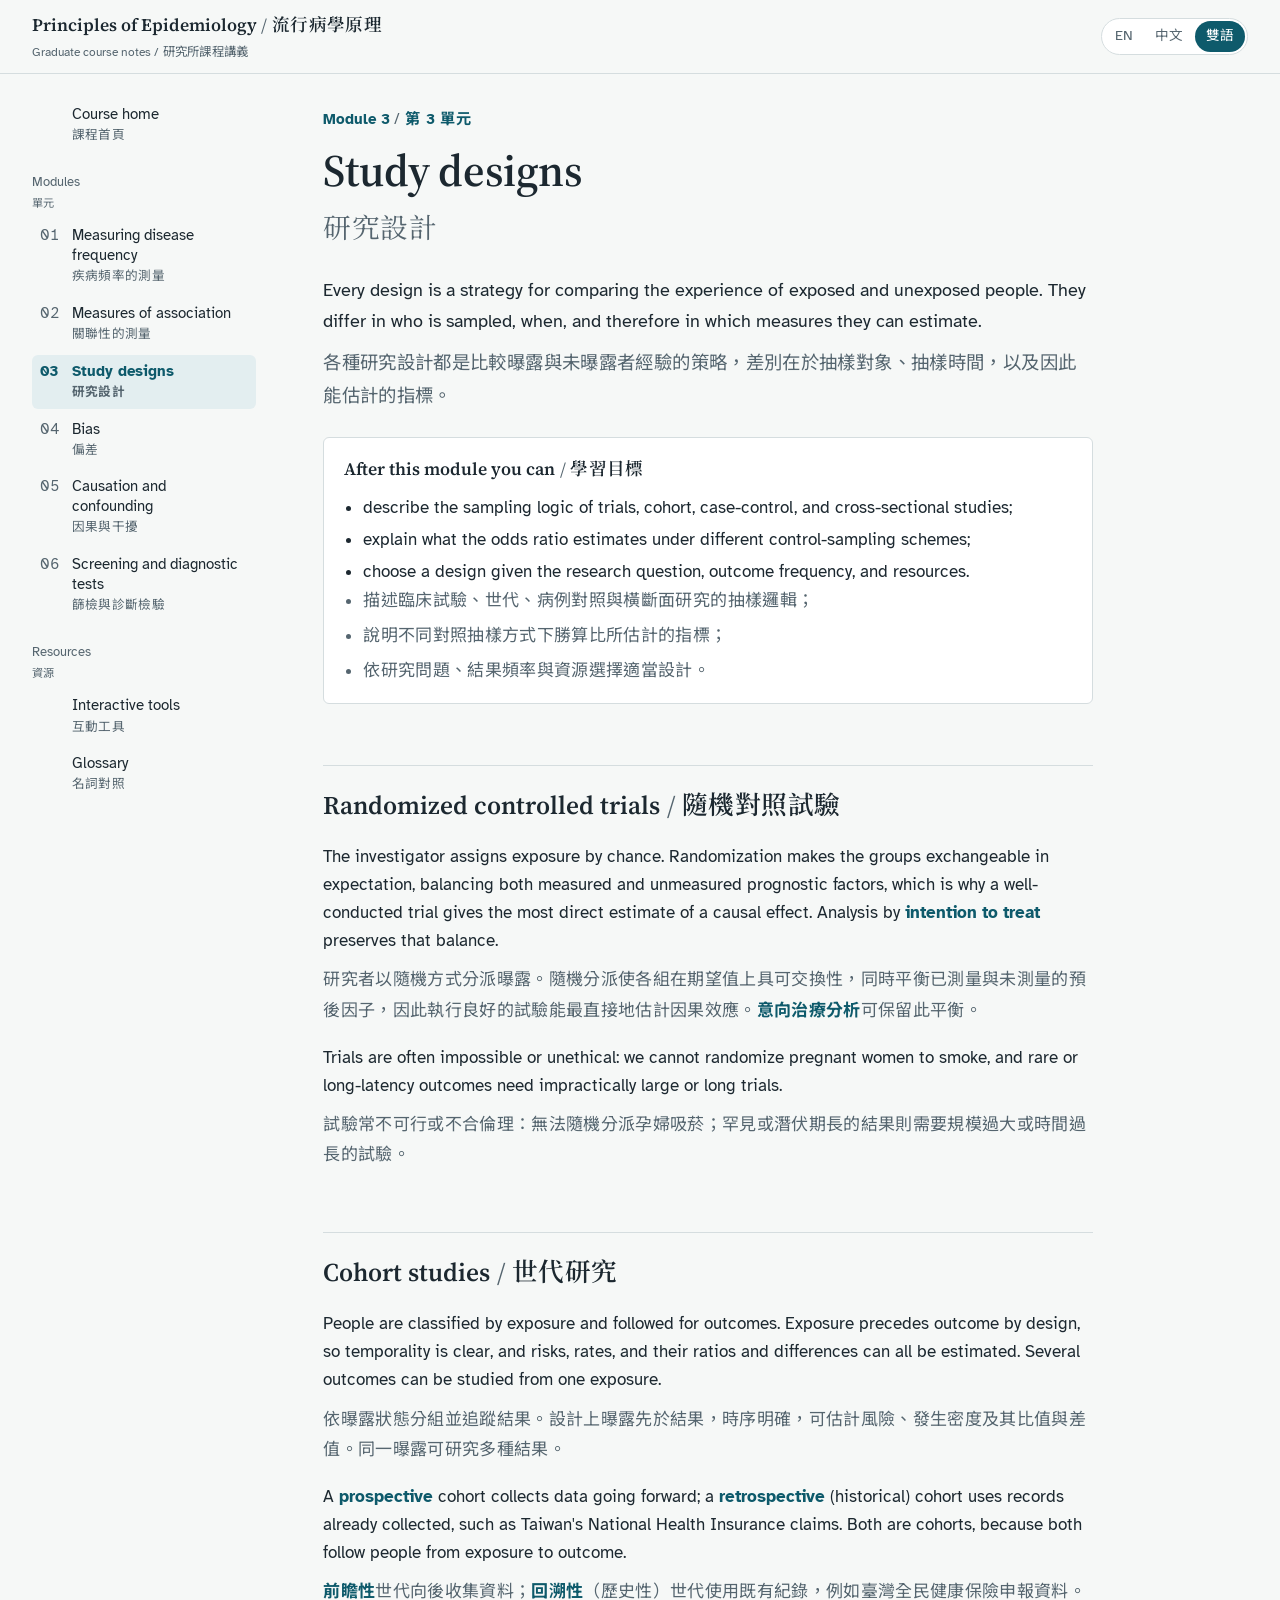
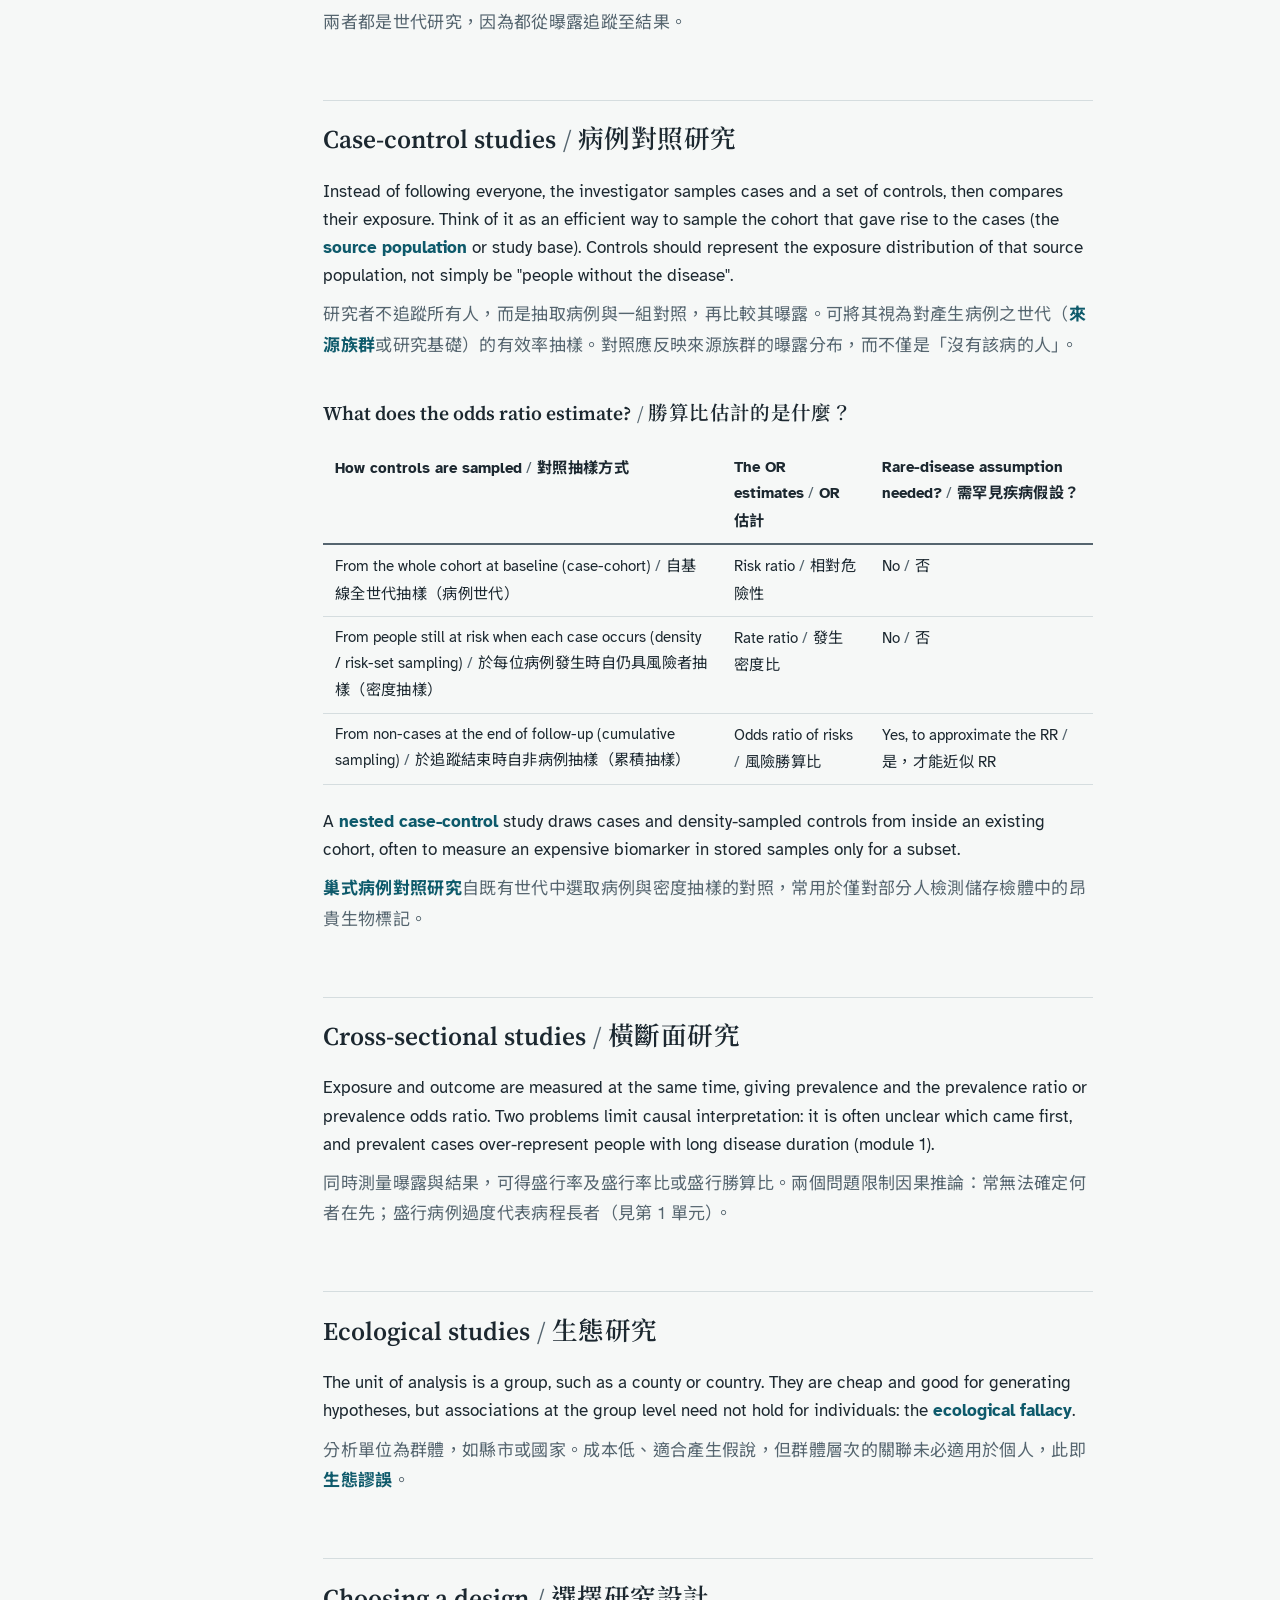
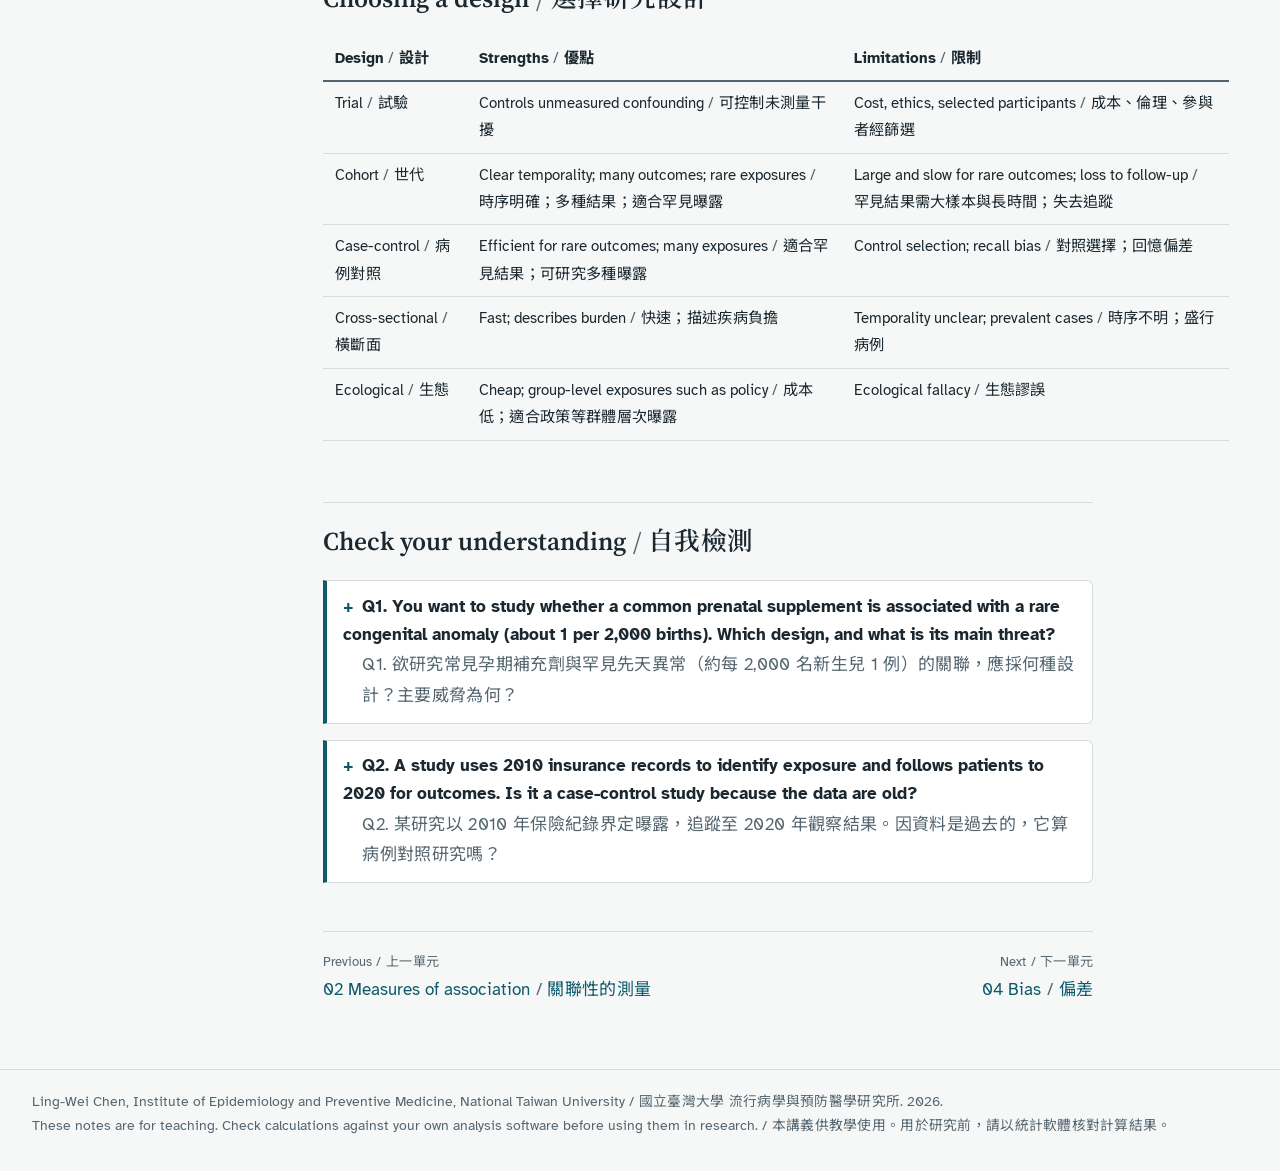
<file: 03-study-designs.html>
<!doctype html>
<html lang="en">
<head>
<meta charset="utf-8">
<meta name="viewport" content="width=device-width, initial-scale=1">
<title>Study designs | 研究設計</title>
<meta name="description" content="Randomized trials, cohort, case-control, cross-sectional and ecological studies compared.">
<link rel="icon" href="data:image/svg+xml,<svg xmlns='http://www.w3.org/2000/svg' viewBox='0 0 100 100'><text y='.9em' font-size='90'>📊</text></svg>">
<link rel="preconnect" href="https://fonts.googleapis.com">
<link rel="preconnect" href="https://fonts.gstatic.com" crossorigin>
<link rel="stylesheet" href="https://fonts.googleapis.com/css2?family=Atkinson+Hyperlegible:ital,wght@0,400;0,700;1,400&family=Source+Serif+4:opsz,wght@8..60,500;8..60,600&family=Noto+Sans+TC:wght@400;700&family=Noto+Serif+TC:wght@600&display=swap">
<link rel="stylesheet" href="assets/vendor/katex/katex.min.css">
<link rel="stylesheet" href="assets/css/style.css">
<script defer src="assets/vendor/katex/katex.min.js"></script>
<script defer src="assets/vendor/katex/contrib/auto-render.min.js"></script>
<script defer src="assets/js/site.js"></script>
<script defer src="assets/js/tools.js"></script>
</head>
<body data-lang="both">
<div class="layout">
<nav data-nav></nav>
<main>
<article class="prose">
<p class="module-kicker"><span class="bi"><span lang="en">Module 3</span><span lang="zh-Hant">第 3 單元</span></span></p>
<h1><span class="bi"><span lang="en">Study designs</span><span lang="zh-Hant">研究設計</span></span></h1>

<p class="lede" lang="en">Every design is a strategy for comparing the experience of exposed and unexposed people. They differ in who is sampled, when, and therefore in which measures they can estimate.</p>
<p class="lede" lang="zh-Hant">各種研究設計都是比較曝露與未曝露者經驗的策略，差別在於抽樣對象、抽樣時間，以及因此能估計的指標。</p>

<section class="objectives">
  <h2><span class="bi"><span lang="en">After this module you can</span><span lang="zh-Hant">學習目標</span></span></h2>
  <ul lang="en">
    <li>describe the sampling logic of trials, cohort, case-control, and cross-sectional studies;</li>
    <li>explain what the odds ratio estimates under different control-sampling schemes;</li>
    <li>choose a design given the research question, outcome frequency, and resources.</li>
  </ul>
  <ul lang="zh-Hant">
    <li>描述臨床試驗、世代、病例對照與橫斷面研究的抽樣邏輯；</li>
    <li>說明不同對照抽樣方式下勝算比所估計的指標；</li>
    <li>依研究問題、結果頻率與資源選擇適當設計。</li>
  </ul>
</section>

<h2><span class="bi"><span lang="en">Randomized controlled trials</span><span lang="zh-Hant">隨機對照試驗</span></span></h2>
<p lang="en">The investigator assigns exposure by chance. Randomization makes the groups exchangeable in expectation, balancing both measured and unmeasured prognostic factors, which is why a well-conducted trial gives the most direct estimate of a causal effect. Analysis by <span class="term">intention to treat</span> preserves that balance.</p>
<p lang="zh-Hant">研究者以隨機方式分派曝露。隨機分派使各組在期望值上具可交換性，同時平衡已測量與未測量的預後因子，因此執行良好的試驗能最直接地估計因果效應。<span class="term">意向治療分析</span>可保留此平衡。</p>
<p lang="en">Trials are often impossible or unethical: we cannot randomize pregnant women to smoke, and rare or long-latency outcomes need impractically large or long trials.</p>
<p lang="zh-Hant">試驗常不可行或不合倫理：無法隨機分派孕婦吸菸；罕見或潛伏期長的結果則需要規模過大或時間過長的試驗。</p>

<h2><span class="bi"><span lang="en">Cohort studies</span><span lang="zh-Hant">世代研究</span></span></h2>
<p lang="en">People are classified by exposure and followed for outcomes. Exposure precedes outcome by design, so temporality is clear, and risks, rates, and their ratios and differences can all be estimated. Several outcomes can be studied from one exposure.</p>
<p lang="zh-Hant">依曝露狀態分組並追蹤結果。設計上曝露先於結果，時序明確，可估計風險、發生密度及其比值與差值。同一曝露可研究多種結果。</p>
<p lang="en">A <span class="term">prospective</span> cohort collects data going forward; a <span class="term">retrospective</span> (historical) cohort uses records already collected, such as Taiwan's National Health Insurance claims. Both are cohorts, because both follow people from exposure to outcome.</p>
<p lang="zh-Hant"><span class="term">前瞻性</span>世代向後收集資料；<span class="term">回溯性</span>（歷史性）世代使用既有紀錄，例如臺灣全民健康保險申報資料。兩者都是世代研究，因為都從曝露追蹤至結果。</p>

<h2><span class="bi"><span lang="en">Case-control studies</span><span lang="zh-Hant">病例對照研究</span></span></h2>
<p lang="en">Instead of following everyone, the investigator samples cases and a set of controls, then compares their exposure. Think of it as an efficient way to sample the cohort that gave rise to the cases (the <span class="term">source population</span> or study base). Controls should represent the exposure distribution of that source population, not simply be "people without the disease".</p>
<p lang="zh-Hant">研究者不追蹤所有人，而是抽取病例與一組對照，再比較其曝露。可將其視為對產生病例之世代（<span class="term">來源族群</span>或研究基礎）的有效率抽樣。對照應反映來源族群的曝露分布，而不僅是「沒有該病的人」。</p>

<h3><span class="bi"><span lang="en">What does the odds ratio estimate?</span><span lang="zh-Hant">勝算比估計的是什麼？</span></span></h3>
<div class="table-wrap">
<table>
  <thead><tr>
    <th><span class="bi"><span lang="en">How controls are sampled</span><span lang="zh-Hant">對照抽樣方式</span></span></th>
    <th><span class="bi"><span lang="en">The OR estimates</span><span lang="zh-Hant">OR 估計</span></span></th>
    <th><span class="bi"><span lang="en">Rare-disease assumption needed?</span><span lang="zh-Hant">需罕見疾病假設？</span></span></th>
  </tr></thead>
  <tbody>
    <tr><td><span class="bi"><span lang="en">From the whole cohort at baseline (case-cohort)</span><span lang="zh-Hant">自基線全世代抽樣（病例世代）</span></span></td><td><span class="bi"><span lang="en">Risk ratio</span><span lang="zh-Hant">相對危險性</span></span></td><td><span class="bi"><span lang="en">No</span><span lang="zh-Hant">否</span></span></td></tr>
    <tr><td><span class="bi"><span lang="en">From people still at risk when each case occurs (density / risk-set sampling)</span><span lang="zh-Hant">於每位病例發生時自仍具風險者抽樣（密度抽樣）</span></span></td><td><span class="bi"><span lang="en">Rate ratio</span><span lang="zh-Hant">發生密度比</span></span></td><td><span class="bi"><span lang="en">No</span><span lang="zh-Hant">否</span></span></td></tr>
    <tr><td><span class="bi"><span lang="en">From non-cases at the end of follow-up (cumulative sampling)</span><span lang="zh-Hant">於追蹤結束時自非病例抽樣（累積抽樣）</span></span></td><td><span class="bi"><span lang="en">Odds ratio of risks</span><span lang="zh-Hant">風險勝算比</span></span></td><td><span class="bi"><span lang="en">Yes, to approximate the RR</span><span lang="zh-Hant">是，才能近似 RR</span></span></td></tr>
  </tbody>
</table>
</div>
<p lang="en">A <span class="term">nested case-control</span> study draws cases and density-sampled controls from inside an existing cohort, often to measure an expensive biomarker in stored samples only for a subset.</p>
<p lang="zh-Hant"><span class="term">巢式病例對照研究</span>自既有世代中選取病例與密度抽樣的對照，常用於僅對部分人檢測儲存檢體中的昂貴生物標記。</p>

<h2><span class="bi"><span lang="en">Cross-sectional studies</span><span lang="zh-Hant">橫斷面研究</span></span></h2>
<p lang="en">Exposure and outcome are measured at the same time, giving prevalence and the prevalence ratio or prevalence odds ratio. Two problems limit causal interpretation: it is often unclear which came first, and prevalent cases over-represent people with long disease duration (module 1).</p>
<p lang="zh-Hant">同時測量曝露與結果，可得盛行率及盛行率比或盛行勝算比。兩個問題限制因果推論：常無法確定何者在先；盛行病例過度代表病程長者（見第 1 單元）。</p>

<h2><span class="bi"><span lang="en">Ecological studies</span><span lang="zh-Hant">生態研究</span></span></h2>
<p lang="en">The unit of analysis is a group, such as a county or country. They are cheap and good for generating hypotheses, but associations at the group level need not hold for individuals: the <span class="term">ecological fallacy</span>.</p>
<p lang="zh-Hant">分析單位為群體，如縣市或國家。成本低、適合產生假說，但群體層次的關聯未必適用於個人，此即<span class="term">生態謬誤</span>。</p>

<h2><span class="bi"><span lang="en">Choosing a design</span><span lang="zh-Hant">選擇研究設計</span></span></h2>
</article>
<div class="table-wrap" style="max-width:60rem">
<table>
  <thead><tr>
    <th><span class="bi"><span lang="en">Design</span><span lang="zh-Hant">設計</span></span></th>
    <th><span class="bi"><span lang="en">Strengths</span><span lang="zh-Hant">優點</span></span></th>
    <th><span class="bi"><span lang="en">Limitations</span><span lang="zh-Hant">限制</span></span></th>
  </tr></thead>
  <tbody>
    <tr><td><span class="bi"><span lang="en">Trial</span><span lang="zh-Hant">試驗</span></span></td>
      <td><span class="bi"><span lang="en">Controls unmeasured confounding</span><span lang="zh-Hant">可控制未測量干擾</span></span></td>
      <td><span class="bi"><span lang="en">Cost, ethics, selected participants</span><span lang="zh-Hant">成本、倫理、參與者經篩選</span></span></td></tr>
    <tr><td><span class="bi"><span lang="en">Cohort</span><span lang="zh-Hant">世代</span></span></td>
      <td><span class="bi"><span lang="en">Clear temporality; many outcomes; rare exposures</span><span lang="zh-Hant">時序明確；多種結果；適合罕見曝露</span></span></td>
      <td><span class="bi"><span lang="en">Large and slow for rare outcomes; loss to follow-up</span><span lang="zh-Hant">罕見結果需大樣本與長時間；失去追蹤</span></span></td></tr>
    <tr><td><span class="bi"><span lang="en">Case-control</span><span lang="zh-Hant">病例對照</span></span></td>
      <td><span class="bi"><span lang="en">Efficient for rare outcomes; many exposures</span><span lang="zh-Hant">適合罕見結果；可研究多種曝露</span></span></td>
      <td><span class="bi"><span lang="en">Control selection; recall bias</span><span lang="zh-Hant">對照選擇；回憶偏差</span></span></td></tr>
    <tr><td><span class="bi"><span lang="en">Cross-sectional</span><span lang="zh-Hant">橫斷面</span></span></td>
      <td><span class="bi"><span lang="en">Fast; describes burden</span><span lang="zh-Hant">快速；描述疾病負擔</span></span></td>
      <td><span class="bi"><span lang="en">Temporality unclear; prevalent cases</span><span lang="zh-Hant">時序不明；盛行病例</span></span></td></tr>
    <tr><td><span class="bi"><span lang="en">Ecological</span><span lang="zh-Hant">生態</span></span></td>
      <td><span class="bi"><span lang="en">Cheap; group-level exposures such as policy</span><span lang="zh-Hant">成本低；適合政策等群體層次曝露</span></span></td>
      <td><span class="bi"><span lang="en">Ecological fallacy</span><span lang="zh-Hant">生態謬誤</span></span></td></tr>
  </tbody>
</table>
</div>

<article class="prose">
<h2><span class="bi"><span lang="en">Check your understanding</span><span lang="zh-Hant">自我檢測</span></span></h2>
<details class="check">
  <summary><span class="bi"><span lang="en">Q1. You want to study whether a common prenatal supplement is associated with a rare congenital anomaly (about 1 per 2,000 births). Which design, and what is its main threat?</span><span lang="zh-Hant">Q1. 欲研究常見孕期補充劑與罕見先天異常（約每 2,000 名新生兒 1 例）的關聯，應採何種設計？主要威脅為何？</span></span></summary>
  <div class="answer">
    <p lang="en">A case-control study, because a cohort would need tens of thousands of births to observe enough cases. The main threat is recall bias: mothers of affected infants may report supplement use more thoroughly. Using prospectively recorded prescription or pharmacy data avoids this.</p>
    <p lang="zh-Hant">病例對照研究，因為世代研究需數萬名新生兒才能觀察到足夠病例。主要威脅是回憶偏差：異常兒的母親可能更完整地回報補充劑使用。採用前瞻記錄的處方或藥局資料可避免此問題。</p>
  </div>
</details>
<details class="check">
  <summary><span class="bi"><span lang="en">Q2. A study uses 2010 insurance records to identify exposure and follows patients to 2020 for outcomes. Is it a case-control study because the data are old?</span><span lang="zh-Hant">Q2. 某研究以 2010 年保險紀錄界定曝露，追蹤至 2020 年觀察結果。因資料是過去的，它算病例對照研究嗎？</span></span></summary>
  <div class="answer">
    <p lang="en">No. It is a retrospective cohort. A design is defined by how people are sampled (here, by exposure, then followed), not by when the data were collected.</p>
    <p lang="zh-Hant">不是，它是回溯性世代研究。研究設計取決於抽樣方式（此處依曝露分組再追蹤），而非資料收集的時間。</p>
  </div>
</details>
</article>
</main>
</div>
</body>
</html>
</file>
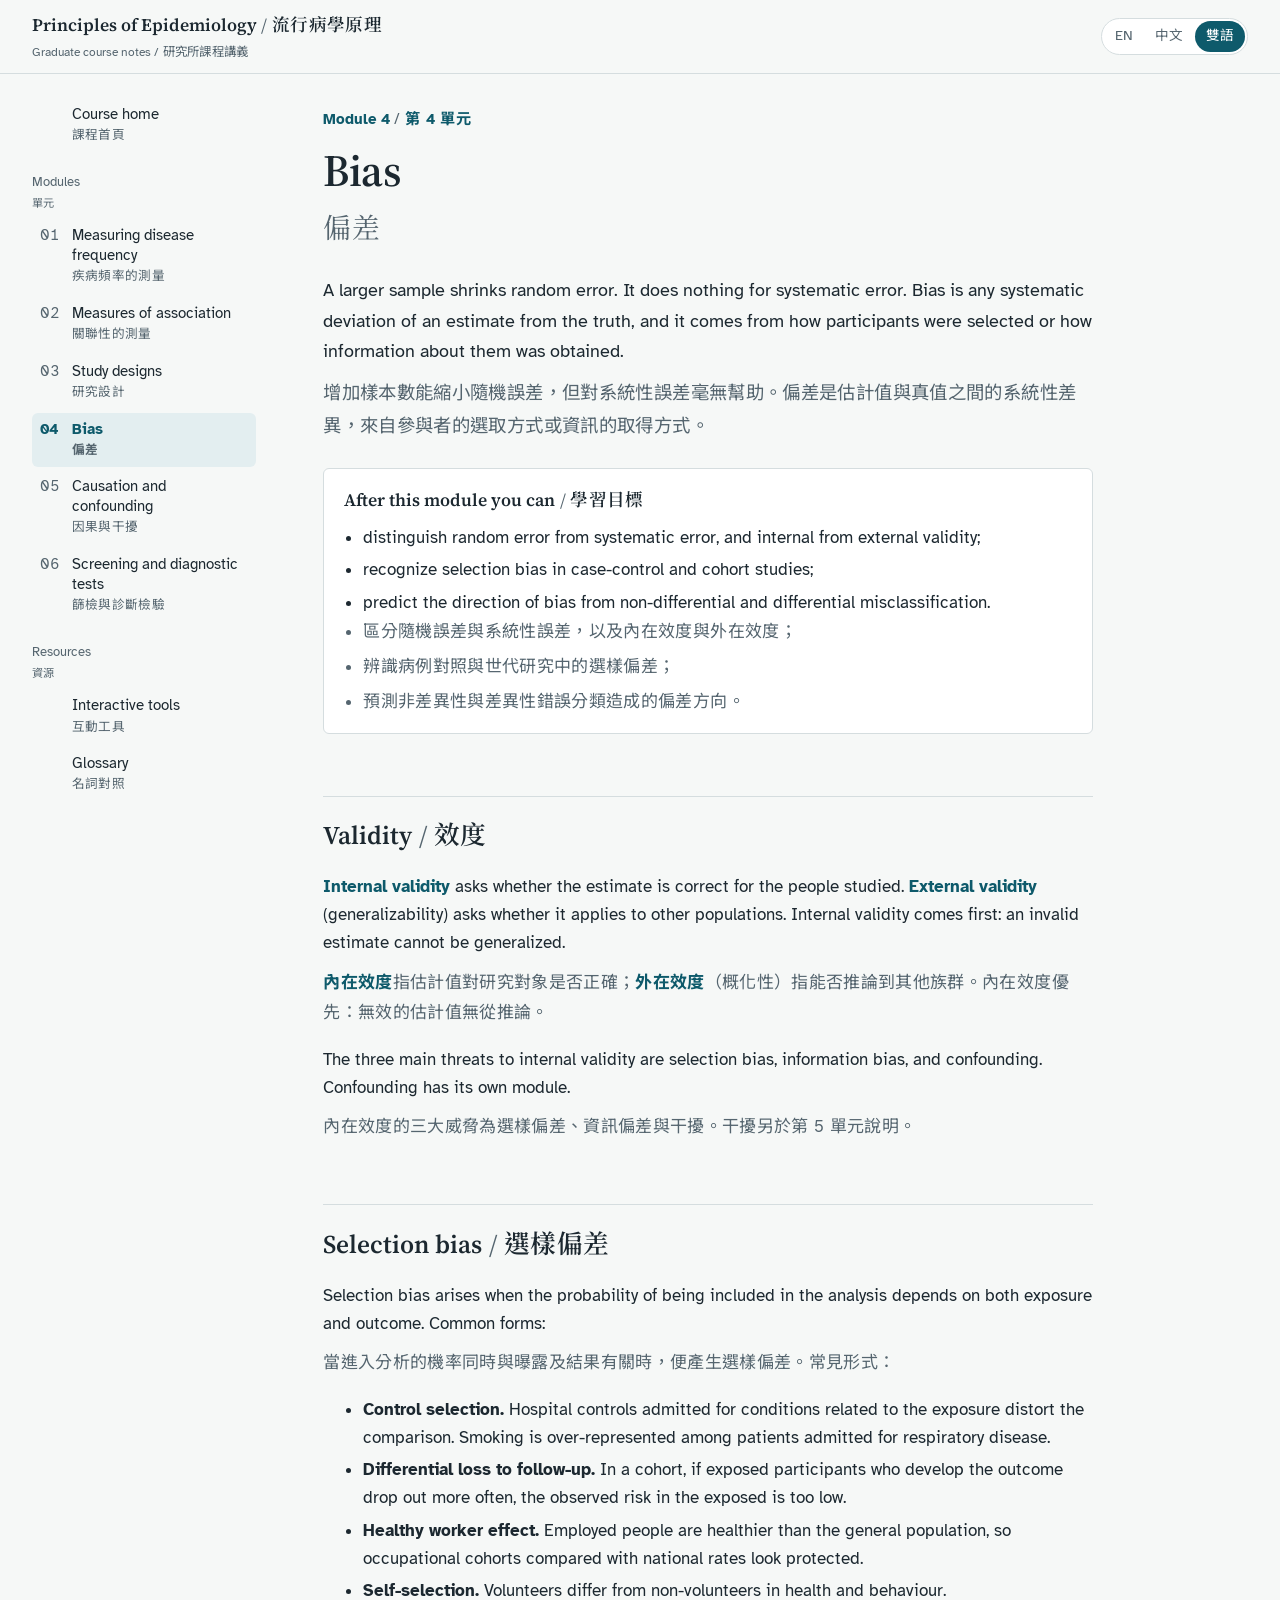
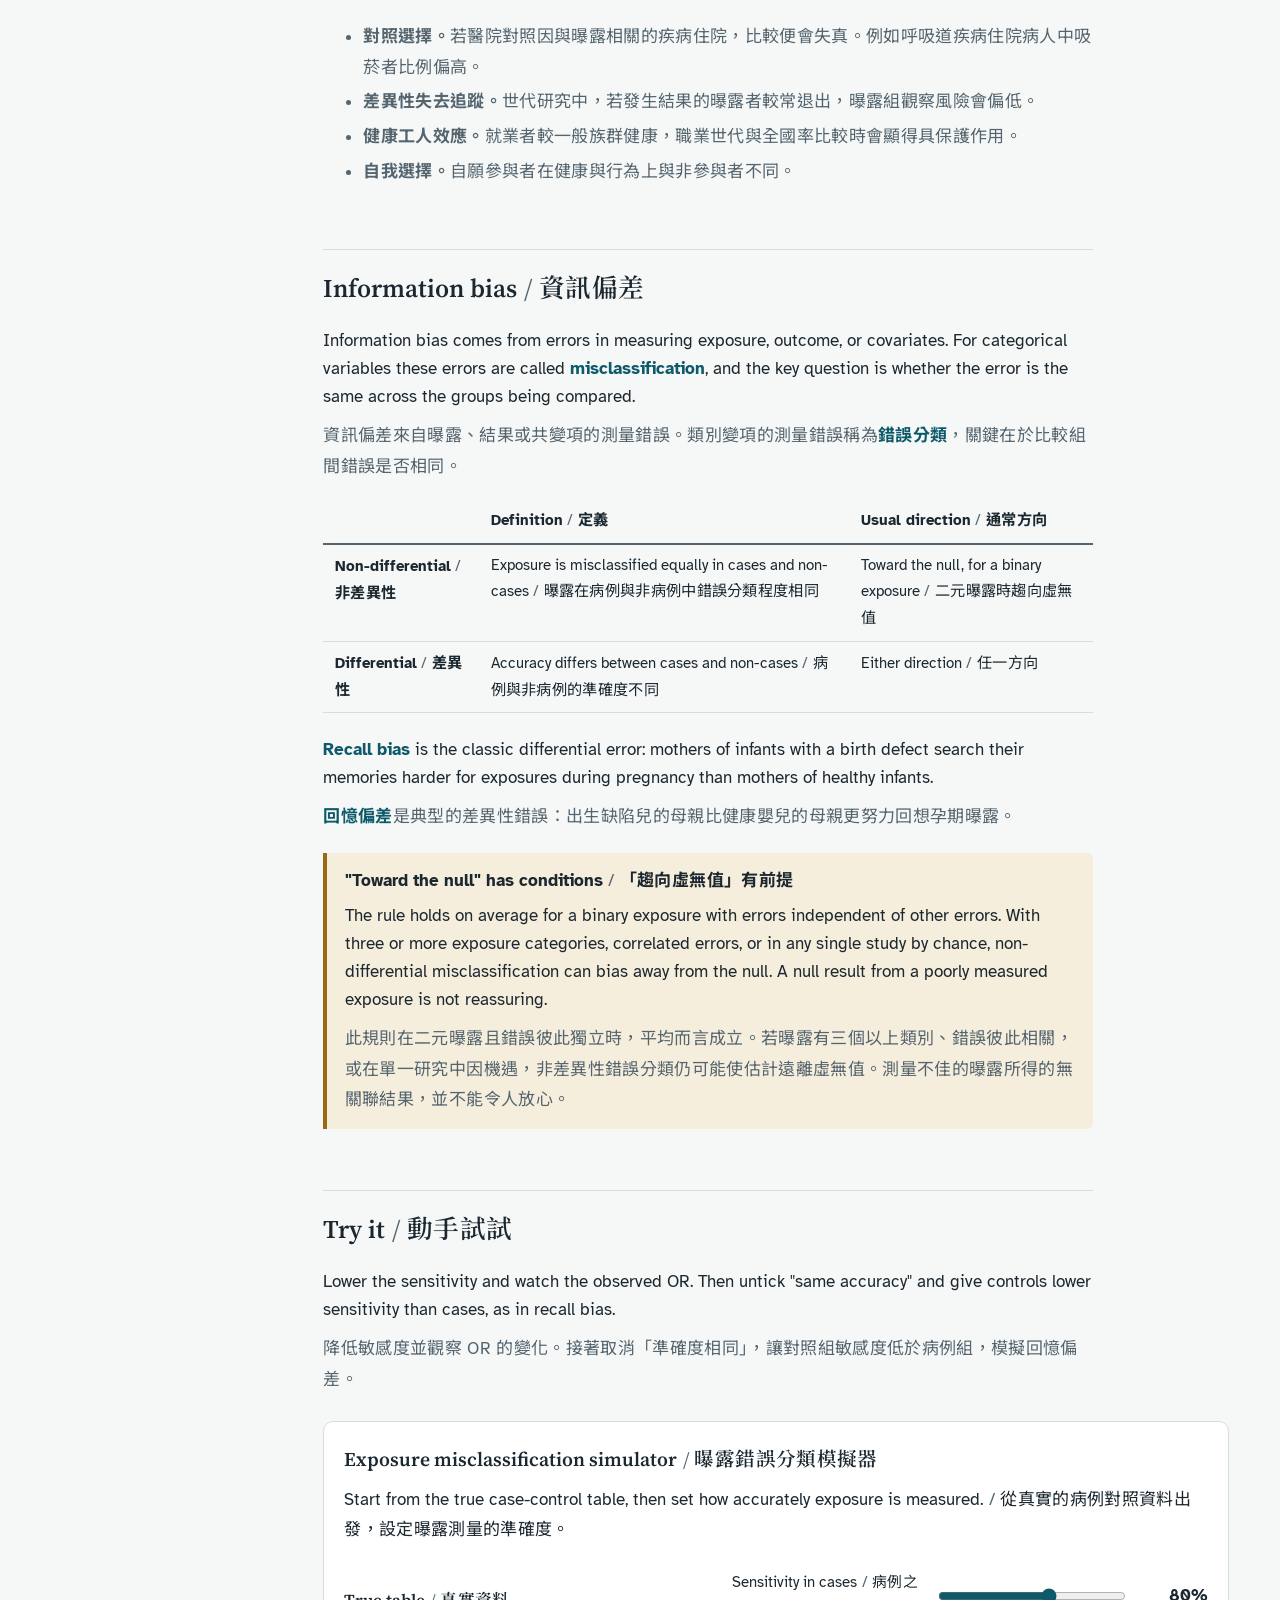
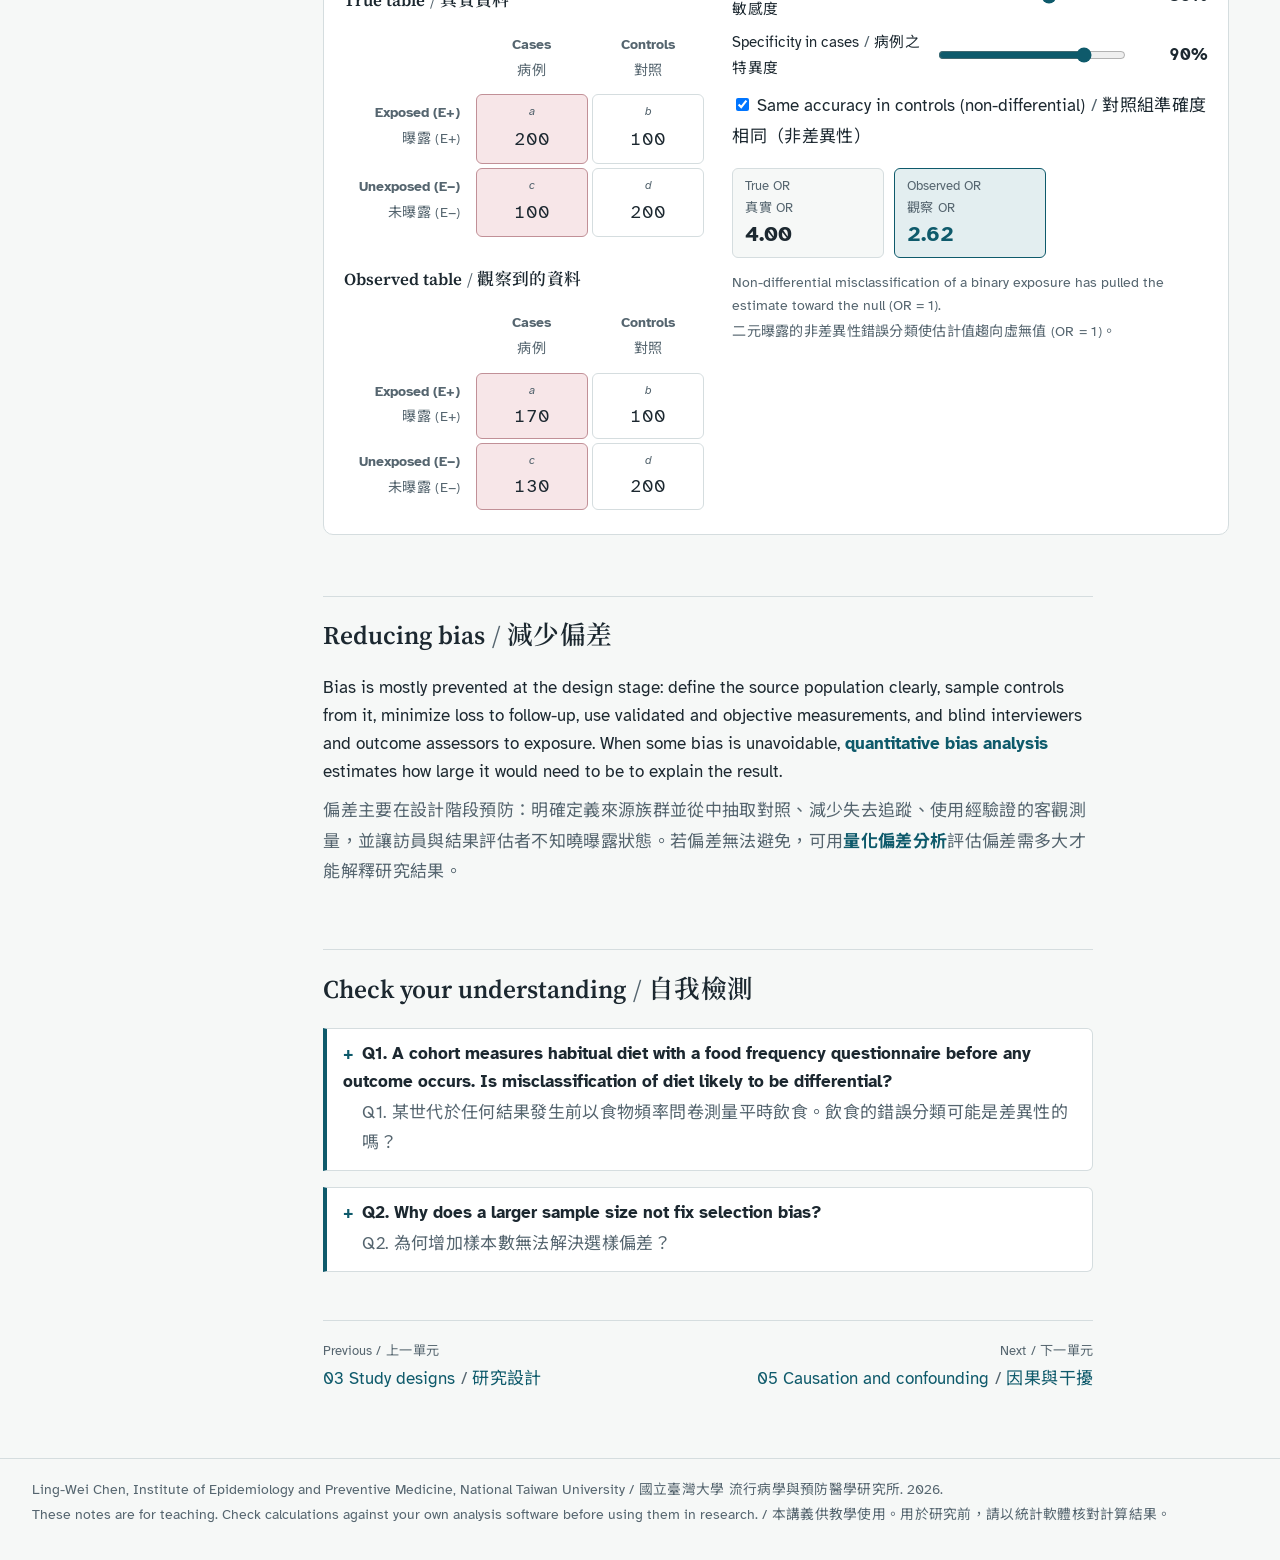
<file: 04-bias.html>
<!doctype html>
<html lang="en">
<head>
<meta charset="utf-8">
<meta name="viewport" content="width=device-width, initial-scale=1">
<title>Bias | 偏差</title>
<meta name="description" content="Random versus systematic error, selection bias, and information bias, with a misclassification simulator.">
<link rel="icon" href="data:image/svg+xml,<svg xmlns='http://www.w3.org/2000/svg' viewBox='0 0 100 100'><text y='.9em' font-size='90'>📊</text></svg>">
<link rel="preconnect" href="https://fonts.googleapis.com">
<link rel="preconnect" href="https://fonts.gstatic.com" crossorigin>
<link rel="stylesheet" href="https://fonts.googleapis.com/css2?family=Atkinson+Hyperlegible:ital,wght@0,400;0,700;1,400&family=Source+Serif+4:opsz,wght@8..60,500;8..60,600&family=Noto+Sans+TC:wght@400;700&family=Noto+Serif+TC:wght@600&display=swap">
<link rel="stylesheet" href="assets/vendor/katex/katex.min.css">
<link rel="stylesheet" href="assets/css/style.css">
<script defer src="assets/vendor/katex/katex.min.js"></script>
<script defer src="assets/vendor/katex/contrib/auto-render.min.js"></script>
<script defer src="assets/js/site.js"></script>
<script defer src="assets/js/tools.js"></script>
</head>
<body data-lang="both">
<div class="layout">
<nav data-nav></nav>
<main>
<article class="prose">
<p class="module-kicker"><span class="bi"><span lang="en">Module 4</span><span lang="zh-Hant">第 4 單元</span></span></p>
<h1><span class="bi"><span lang="en">Bias</span><span lang="zh-Hant">偏差</span></span></h1>

<p class="lede" lang="en">A larger sample shrinks random error. It does nothing for systematic error. Bias is any systematic deviation of an estimate from the truth, and it comes from how participants were selected or how information about them was obtained.</p>
<p class="lede" lang="zh-Hant">增加樣本數能縮小隨機誤差，但對系統性誤差毫無幫助。偏差是估計值與真值之間的系統性差異，來自參與者的選取方式或資訊的取得方式。</p>

<section class="objectives">
  <h2><span class="bi"><span lang="en">After this module you can</span><span lang="zh-Hant">學習目標</span></span></h2>
  <ul lang="en">
    <li>distinguish random error from systematic error, and internal from external validity;</li>
    <li>recognize selection bias in case-control and cohort studies;</li>
    <li>predict the direction of bias from non-differential and differential misclassification.</li>
  </ul>
  <ul lang="zh-Hant">
    <li>區分隨機誤差與系統性誤差，以及內在效度與外在效度；</li>
    <li>辨識病例對照與世代研究中的選樣偏差；</li>
    <li>預測非差異性與差異性錯誤分類造成的偏差方向。</li>
  </ul>
</section>

<h2><span class="bi"><span lang="en">Validity</span><span lang="zh-Hant">效度</span></span></h2>
<p lang="en"><span class="term">Internal validity</span> asks whether the estimate is correct for the people studied. <span class="term">External validity</span> (generalizability) asks whether it applies to other populations. Internal validity comes first: an invalid estimate cannot be generalized.</p>
<p lang="zh-Hant"><span class="term">內在效度</span>指估計值對研究對象是否正確；<span class="term">外在效度</span>（概化性）指能否推論到其他族群。內在效度優先：無效的估計值無從推論。</p>
<p lang="en">The three main threats to internal validity are selection bias, information bias, and confounding. Confounding has its own module.</p>
<p lang="zh-Hant">內在效度的三大威脅為選樣偏差、資訊偏差與干擾。干擾另於第 5 單元說明。</p>

<h2><span class="bi"><span lang="en">Selection bias</span><span lang="zh-Hant">選樣偏差</span></span></h2>
<p lang="en">Selection bias arises when the probability of being included in the analysis depends on both exposure and outcome. Common forms:</p>
<p lang="zh-Hant">當進入分析的機率同時與曝露及結果有關時，便產生選樣偏差。常見形式：</p>
<ul lang="en">
  <li><strong>Control selection.</strong> Hospital controls admitted for conditions related to the exposure distort the comparison. Smoking is over-represented among patients admitted for respiratory disease.</li>
  <li><strong>Differential loss to follow-up.</strong> In a cohort, if exposed participants who develop the outcome drop out more often, the observed risk in the exposed is too low.</li>
  <li><strong>Healthy worker effect.</strong> Employed people are healthier than the general population, so occupational cohorts compared with national rates look protected.</li>
  <li><strong>Self-selection.</strong> Volunteers differ from non-volunteers in health and behaviour.</li>
</ul>
<ul lang="zh-Hant">
  <li><strong>對照選擇。</strong>若醫院對照因與曝露相關的疾病住院，比較便會失真。例如呼吸道疾病住院病人中吸菸者比例偏高。</li>
  <li><strong>差異性失去追蹤。</strong>世代研究中，若發生結果的曝露者較常退出，曝露組觀察風險會偏低。</li>
  <li><strong>健康工人效應。</strong>就業者較一般族群健康，職業世代與全國率比較時會顯得具保護作用。</li>
  <li><strong>自我選擇。</strong>自願參與者在健康與行為上與非參與者不同。</li>
</ul>

<h2><span class="bi"><span lang="en">Information bias</span><span lang="zh-Hant">資訊偏差</span></span></h2>
<p lang="en">Information bias comes from errors in measuring exposure, outcome, or covariates. For categorical variables these errors are called <span class="term">misclassification</span>, and the key question is whether the error is the same across the groups being compared.</p>
<p lang="zh-Hant">資訊偏差來自曝露、結果或共變項的測量錯誤。類別變項的測量錯誤稱為<span class="term">錯誤分類</span>，關鍵在於比較組間錯誤是否相同。</p>
<div class="table-wrap">
<table>
  <thead><tr><th></th><th><span class="bi"><span lang="en">Definition</span><span lang="zh-Hant">定義</span></span></th><th><span class="bi"><span lang="en">Usual direction</span><span lang="zh-Hant">通常方向</span></span></th></tr></thead>
  <tbody>
    <tr><td><strong><span class="bi"><span lang="en">Non-differential</span><span lang="zh-Hant">非差異性</span></span></strong></td>
      <td><span class="bi"><span lang="en">Exposure is misclassified equally in cases and non-cases</span><span lang="zh-Hant">曝露在病例與非病例中錯誤分類程度相同</span></span></td>
      <td><span class="bi"><span lang="en">Toward the null, for a binary exposure</span><span lang="zh-Hant">二元曝露時趨向虛無值</span></span></td></tr>
    <tr><td><strong><span class="bi"><span lang="en">Differential</span><span lang="zh-Hant">差異性</span></span></strong></td>
      <td><span class="bi"><span lang="en">Accuracy differs between cases and non-cases</span><span lang="zh-Hant">病例與非病例的準確度不同</span></span></td>
      <td><span class="bi"><span lang="en">Either direction</span><span lang="zh-Hant">任一方向</span></span></td></tr>
  </tbody>
</table>
</div>
<p lang="en"><span class="term">Recall bias</span> is the classic differential error: mothers of infants with a birth defect search their memories harder for exposures during pregnancy than mothers of healthy infants.</p>
<p lang="zh-Hant"><span class="term">回憶偏差</span>是典型的差異性錯誤：出生缺陷兒的母親比健康嬰兒的母親更努力回想孕期曝露。</p>

<div class="callout">
  <p class="callout-title"><span class="bi"><span lang="en">"Toward the null" has conditions</span><span lang="zh-Hant">「趨向虛無值」有前提</span></span></p>
  <p lang="en">The rule holds on average for a binary exposure with errors independent of other errors. With three or more exposure categories, correlated errors, or in any single study by chance, non-differential misclassification can bias away from the null. A null result from a poorly measured exposure is not reassuring.</p>
  <p lang="zh-Hant">此規則在二元曝露且錯誤彼此獨立時，平均而言成立。若曝露有三個以上類別、錯誤彼此相關，或在單一研究中因機遇，非差異性錯誤分類仍可能使估計遠離虛無值。測量不佳的曝露所得的無關聯結果，並不能令人放心。</p>
</div>

<h2><span class="bi"><span lang="en">Try it</span><span lang="zh-Hant">動手試試</span></span></h2>
<p lang="en">Lower the sensitivity and watch the observed OR. Then untick "same accuracy" and give controls lower sensitivity than cases, as in recall bias.</p>
<p lang="zh-Hant">降低敏感度並觀察 OR 的變化。接著取消「準確度相同」，讓對照組敏感度低於病例組，模擬回憶偏差。</p>
</article>
<div data-tool="misclass"></div>

<article class="prose">
<h2><span class="bi"><span lang="en">Reducing bias</span><span lang="zh-Hant">減少偏差</span></span></h2>
<p lang="en">Bias is mostly prevented at the design stage: define the source population clearly, sample controls from it, minimize loss to follow-up, use validated and objective measurements, and blind interviewers and outcome assessors to exposure. When some bias is unavoidable, <span class="term">quantitative bias analysis</span> estimates how large it would need to be to explain the result.</p>
<p lang="zh-Hant">偏差主要在設計階段預防：明確定義來源族群並從中抽取對照、減少失去追蹤、使用經驗證的客觀測量，並讓訪員與結果評估者不知曉曝露狀態。若偏差無法避免，可用<span class="term">量化偏差分析</span>評估偏差需多大才能解釋研究結果。</p>

<h2><span class="bi"><span lang="en">Check your understanding</span><span lang="zh-Hant">自我檢測</span></span></h2>
<details class="check">
  <summary><span class="bi"><span lang="en">Q1. A cohort measures habitual diet with a food frequency questionnaire before any outcome occurs. Is misclassification of diet likely to be differential?</span><span lang="zh-Hant">Q1. 某世代於任何結果發生前以食物頻率問卷測量平時飲食。飲食的錯誤分類可能是差異性的嗎？</span></span></summary>
  <div class="answer">
    <p lang="en">Probably not. Because diet was recorded before outcomes, the error cannot depend on outcome status. The error is likely non-differential, which for a binary exposure tends to attenuate associations.</p>
    <p lang="zh-Hant">可能性低。飲食在結果發生前記錄，錯誤不會受結果狀態影響，因此可能為非差異性，二元曝露時傾向減弱關聯。</p>
  </div>
</details>
<details class="check">
  <summary><span class="bi"><span lang="en">Q2. Why does a larger sample size not fix selection bias?</span><span lang="zh-Hant">Q2. 為何增加樣本數無法解決選樣偏差？</span></span></summary>
  <div class="answer">
    <p lang="en">A larger sample gives a more precise estimate of the same biased quantity. The confidence interval narrows around the wrong value.</p>
    <p lang="zh-Hant">樣本數增加只會讓同一個有偏差的量估計得更精確，信賴區間在錯誤的數值周圍變窄。</p>
  </div>
</details>
</article>
</main>
</div>
</body>
</html>
</file>
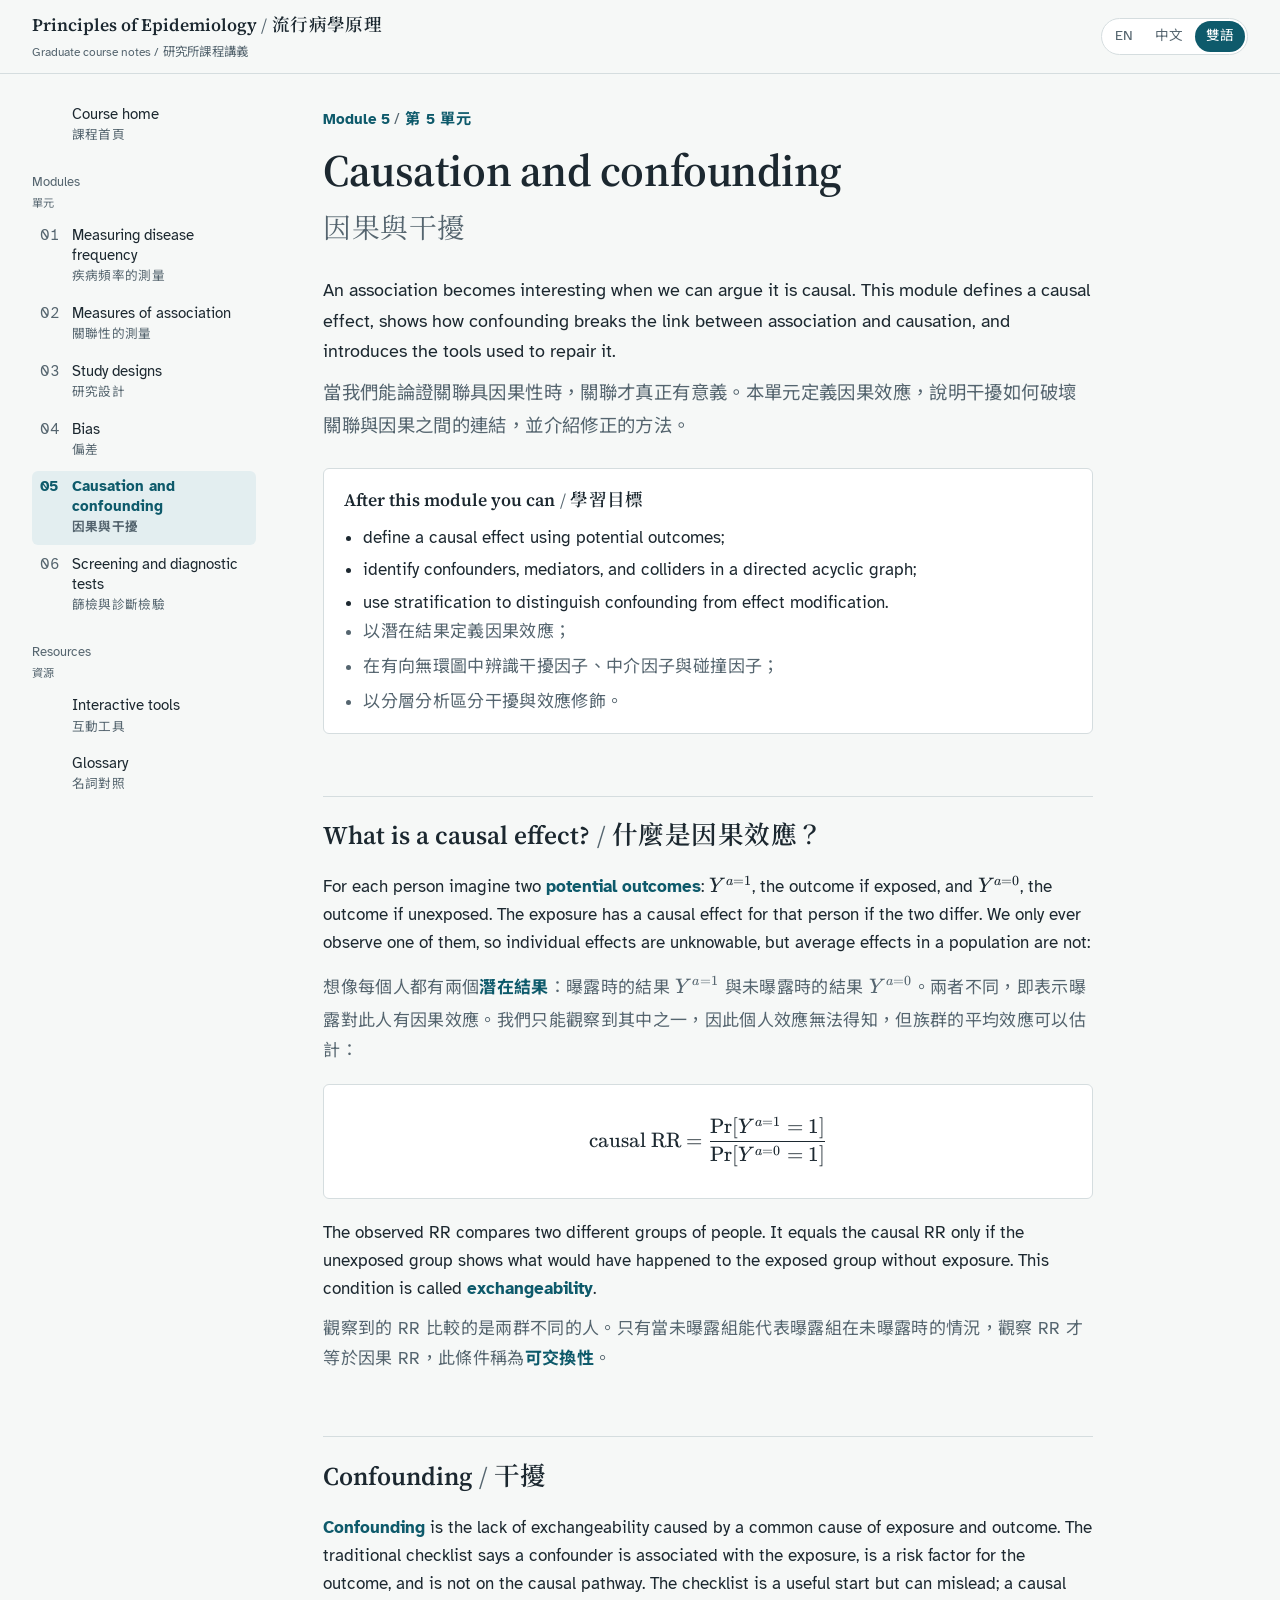
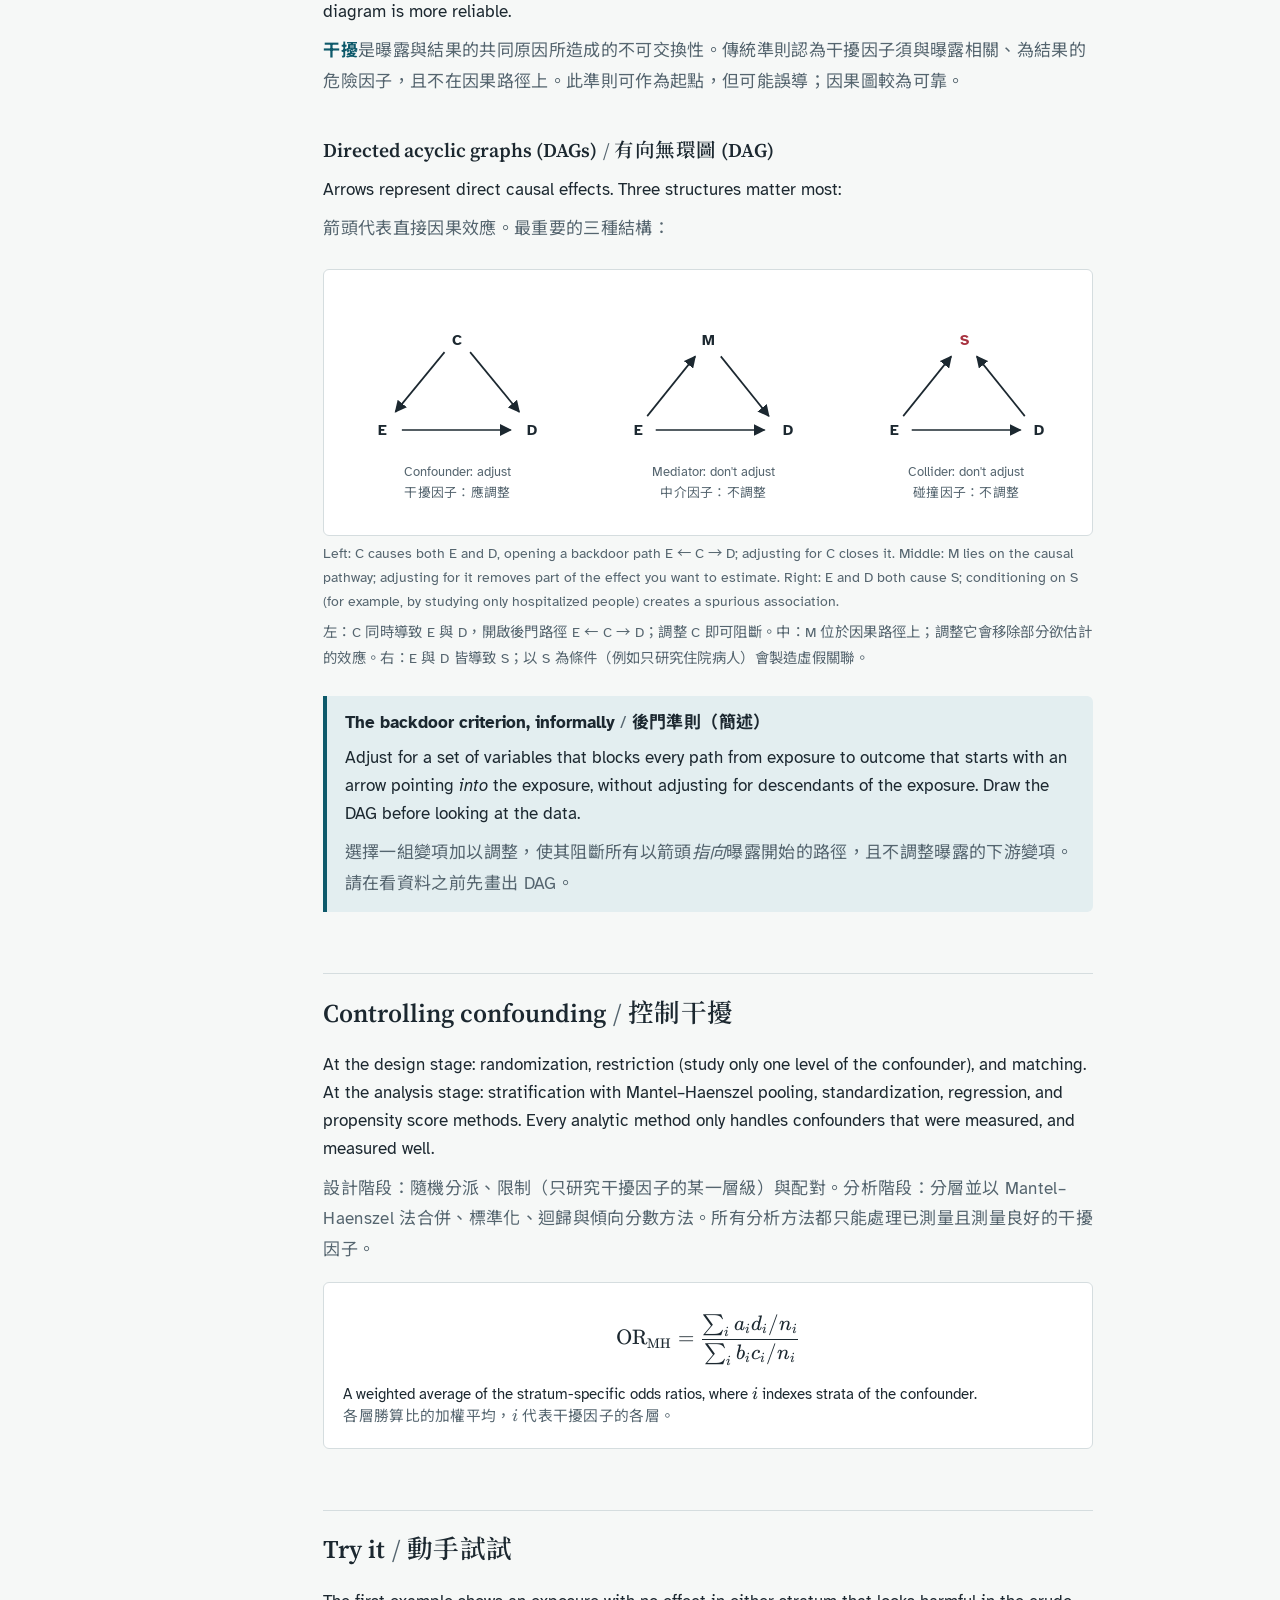
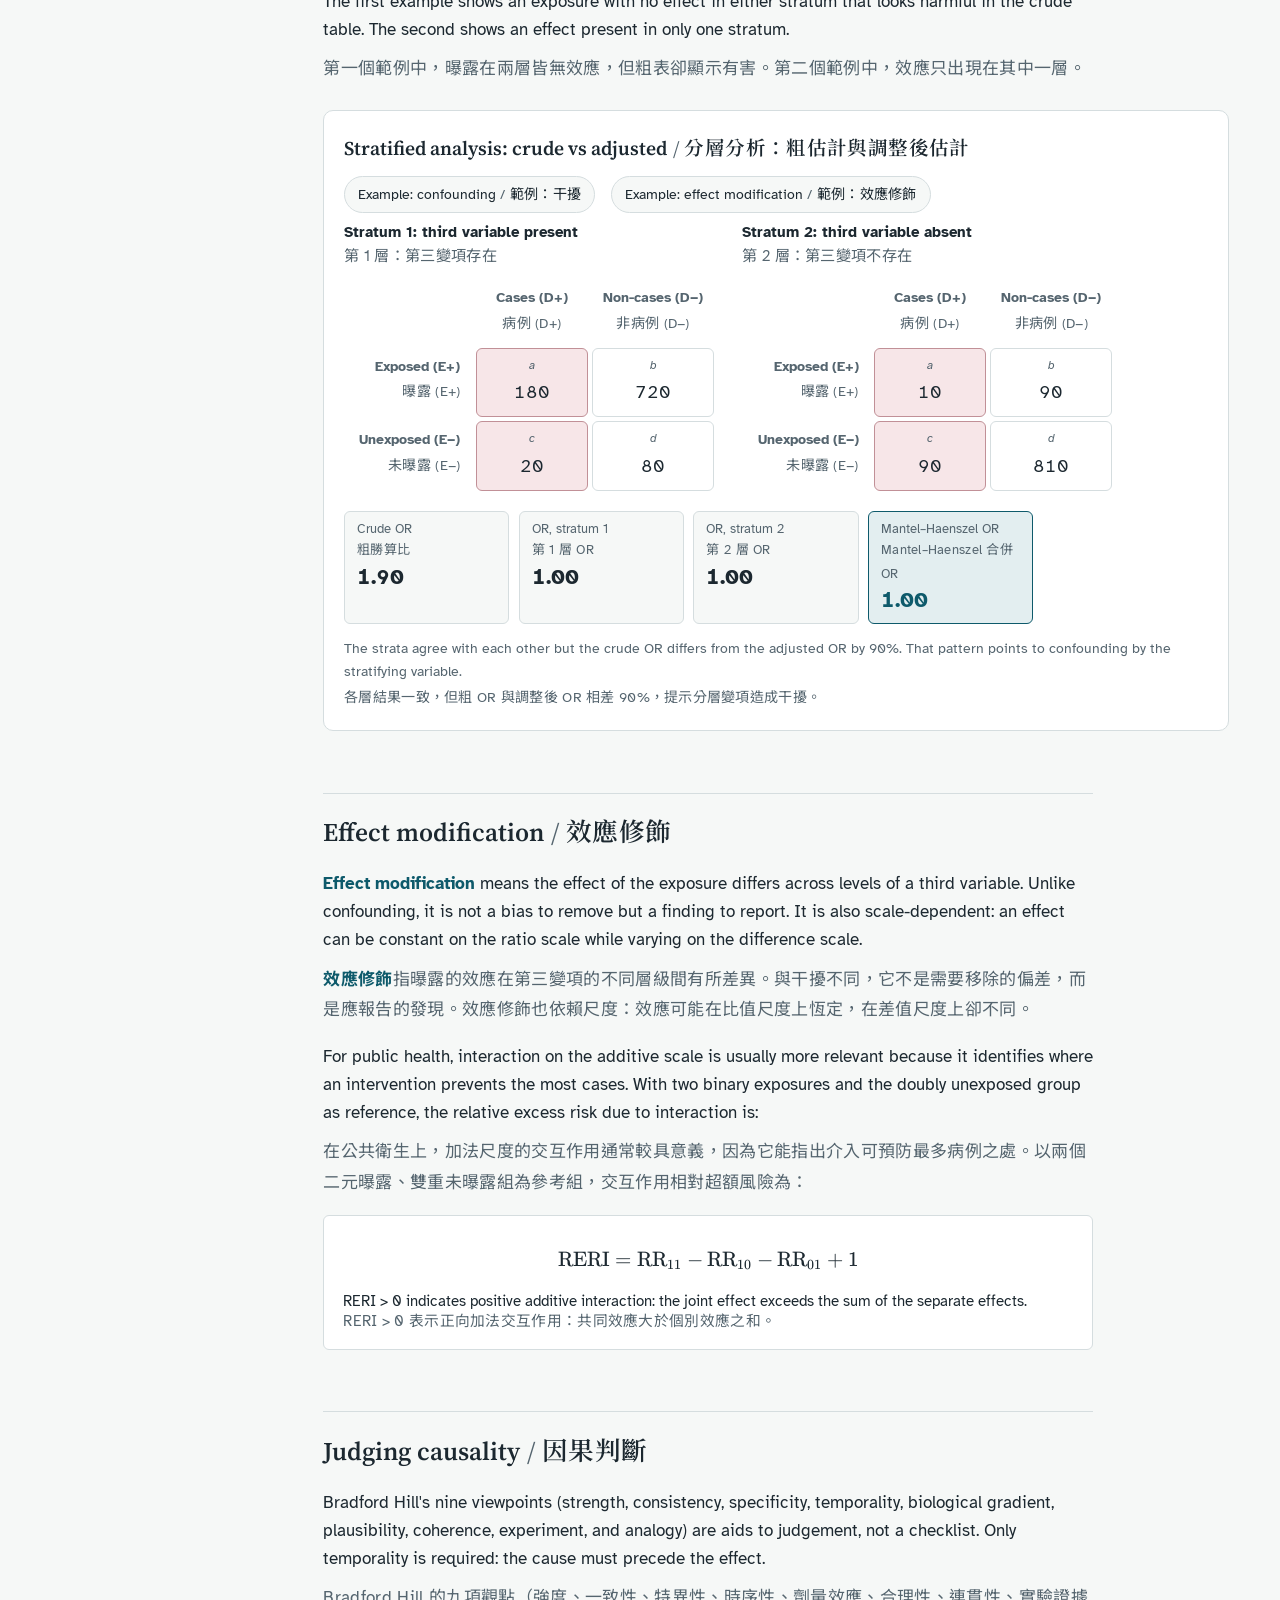
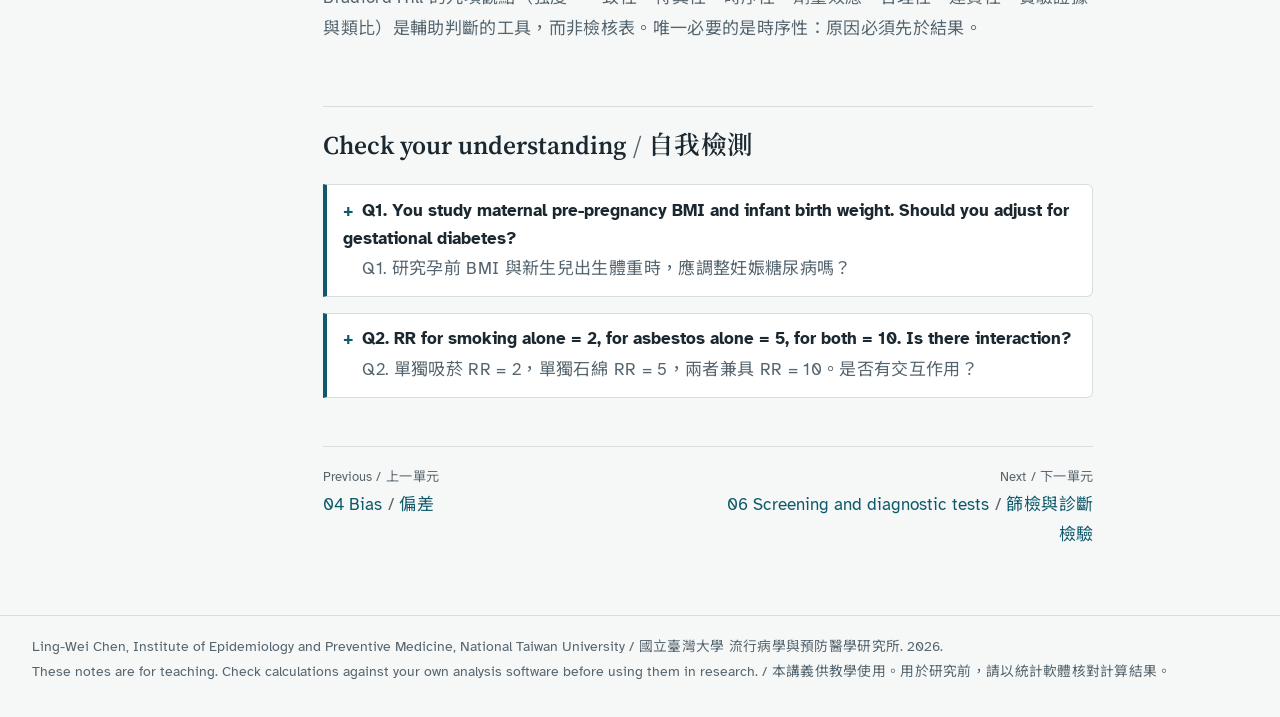
<file: 05-confounding.html>
<!doctype html>
<html lang="en">
<head>
<meta charset="utf-8">
<meta name="viewport" content="width=device-width, initial-scale=1">
<title>Causation and confounding | 因果與干擾</title>
<meta name="description" content="Counterfactual causation, confounding, directed acyclic graphs, stratified analysis and effect modification.">
<link rel="icon" href="data:image/svg+xml,<svg xmlns='http://www.w3.org/2000/svg' viewBox='0 0 100 100'><text y='.9em' font-size='90'>📊</text></svg>">
<link rel="preconnect" href="https://fonts.googleapis.com">
<link rel="preconnect" href="https://fonts.gstatic.com" crossorigin>
<link rel="stylesheet" href="https://fonts.googleapis.com/css2?family=Atkinson+Hyperlegible:ital,wght@0,400;0,700;1,400&family=Source+Serif+4:opsz,wght@8..60,500;8..60,600&family=Noto+Sans+TC:wght@400;700&family=Noto+Serif+TC:wght@600&display=swap">
<link rel="stylesheet" href="assets/vendor/katex/katex.min.css">
<link rel="stylesheet" href="assets/css/style.css">
<script defer src="assets/vendor/katex/katex.min.js"></script>
<script defer src="assets/vendor/katex/contrib/auto-render.min.js"></script>
<script defer src="assets/js/site.js"></script>
<script defer src="assets/js/tools.js"></script>
</head>
<body data-lang="both">
<div class="layout">
<nav data-nav></nav>
<main>
<article class="prose">
<p class="module-kicker"><span class="bi"><span lang="en">Module 5</span><span lang="zh-Hant">第 5 單元</span></span></p>
<h1><span class="bi"><span lang="en">Causation and confounding</span><span lang="zh-Hant">因果與干擾</span></span></h1>

<p class="lede" lang="en">An association becomes interesting when we can argue it is causal. This module defines a causal effect, shows how confounding breaks the link between association and causation, and introduces the tools used to repair it.</p>
<p class="lede" lang="zh-Hant">當我們能論證關聯具因果性時，關聯才真正有意義。本單元定義因果效應，說明干擾如何破壞關聯與因果之間的連結，並介紹修正的方法。</p>

<section class="objectives">
  <h2><span class="bi"><span lang="en">After this module you can</span><span lang="zh-Hant">學習目標</span></span></h2>
  <ul lang="en">
    <li>define a causal effect using potential outcomes;</li>
    <li>identify confounders, mediators, and colliders in a directed acyclic graph;</li>
    <li>use stratification to distinguish confounding from effect modification.</li>
  </ul>
  <ul lang="zh-Hant">
    <li>以潛在結果定義因果效應；</li>
    <li>在有向無環圖中辨識干擾因子、中介因子與碰撞因子；</li>
    <li>以分層分析區分干擾與效應修飾。</li>
  </ul>
</section>

<h2><span class="bi"><span lang="en">What is a causal effect?</span><span lang="zh-Hant">什麼是因果效應？</span></span></h2>
<p lang="en">For each person imagine two <span class="term">potential outcomes</span>: \(Y^{a=1}\), the outcome if exposed, and \(Y^{a=0}\), the outcome if unexposed. The exposure has a causal effect for that person if the two differ. We only ever observe one of them, so individual effects are unknowable, but average effects in a population are not:</p>
<p lang="zh-Hant">想像每個人都有兩個<span class="term">潛在結果</span>：曝露時的結果 \(Y^{a=1}\) 與未曝露時的結果 \(Y^{a=0}\)。兩者不同，即表示曝露對此人有因果效應。我們只能觀察到其中之一，因此個人效應無法得知，但族群的平均效應可以估計：</p>
<div class="formula">
$$\text{causal RR} = \frac{\Pr[Y^{a=1} = 1]}{\Pr[Y^{a=0} = 1]}$$
</div>
<p lang="en">The observed RR compares two different groups of people. It equals the causal RR only if the unexposed group shows what would have happened to the exposed group without exposure. This condition is called <span class="term">exchangeability</span>.</p>
<p lang="zh-Hant">觀察到的 RR 比較的是兩群不同的人。只有當未曝露組能代表曝露組在未曝露時的情況，觀察 RR 才等於因果 RR，此條件稱為<span class="term">可交換性</span>。</p>

<h2><span class="bi"><span lang="en">Confounding</span><span lang="zh-Hant">干擾</span></span></h2>
<p lang="en"><span class="term">Confounding</span> is the lack of exchangeability caused by a common cause of exposure and outcome. The traditional checklist says a confounder is associated with the exposure, is a risk factor for the outcome, and is not on the causal pathway. The checklist is a useful start but can mislead; a causal diagram is more reliable.</p>
<p lang="zh-Hant"><span class="term">干擾</span>是曝露與結果的共同原因所造成的不可交換性。傳統準則認為干擾因子須與曝露相關、為結果的危險因子，且不在因果路徑上。此準則可作為起點，但可能誤導；因果圖較為可靠。</p>

<h3><span class="bi"><span lang="en">Directed acyclic graphs (DAGs)</span><span lang="zh-Hant">有向無環圖 (DAG)</span></span></h3>
<p lang="en">Arrows represent direct causal effects. Three structures matter most:</p>
<p lang="zh-Hant">箭頭代表直接因果效應。最重要的三種結構：</p>
<figure>
  <div class="figure-box">
  <svg viewBox="0 0 690 210" role="img" aria-labelledby="dag-title" style="color:var(--ink);min-width:540px">
    <title id="dag-title">Three causal structures: confounder, mediator, collider</title>
    <defs><marker id="arr" viewBox="0 0 10 10" refX="9" refY="5" markerWidth="7" markerHeight="7" orient="auto-start-reverse"><path d="M0,0 L10,5 L0,10 z" fill="currentColor"/></marker></defs>
    <g stroke="currentColor" stroke-width="1.6" fill="none" marker-end="url(#arr)">
      <!-- confounder -->
      <line x1="98" y1="62" x2="52" y2="118"/><line x1="122" y1="62" x2="168" y2="118"/><line x1="58" y1="135" x2="160" y2="135"/>
      <!-- mediator -->
      <line x1="288" y1="122" x2="333" y2="66"/><line x1="357" y1="66" x2="402" y2="122"/><line x1="296" y1="135" x2="398" y2="135"/>
      <!-- collider -->
      <line x1="528" y1="122" x2="573" y2="66"/><line x1="642" y1="122" x2="597" y2="66"/><line x1="536" y1="135" x2="638" y2="135"/>
    </g>
    <g class="fig-text" text-anchor="middle" font-weight="700">
      <text x="110" y="55">C</text><text x="40" y="140">E</text><text x="180" y="140">D</text>
      <text x="345" y="55">M</text><text x="280" y="140">E</text><text x="420" y="140">D</text>
      <text x="585" y="55" fill="var(--crimson)">S</text><text x="520" y="140">E</text><text x="655" y="140">D</text>
    </g>
    <g class="fig-soft" text-anchor="middle">
      <text lang="en" x="110" y="178">Confounder: adjust</text>
      <text lang="en" x="350" y="178">Mediator: don't adjust</text>
      <text lang="en" x="587" y="178">Collider: don't adjust</text>
      <text lang="zh-Hant" x="110" y="198">干擾因子：應調整</text>
      <text lang="zh-Hant" x="350" y="198">中介因子：不調整</text>
      <text lang="zh-Hant" x="587" y="198">碰撞因子：不調整</text>
    </g>
  </svg>
  </div>
  <figcaption lang="en">Left: C causes both E and D, opening a backdoor path E ← C → D; adjusting for C closes it. Middle: M lies on the causal pathway; adjusting for it removes part of the effect you want to estimate. Right: E and D both cause S; conditioning on S (for example, by studying only hospitalized people) creates a spurious association.</figcaption>
  <figcaption lang="zh-Hant">左：C 同時導致 E 與 D，開啟後門路徑 E ← C → D；調整 C 即可阻斷。中：M 位於因果路徑上；調整它會移除部分欲估計的效應。右：E 與 D 皆導致 S；以 S 為條件（例如只研究住院病人）會製造虛假關聯。</figcaption>
</figure>

<div class="callout key">
  <p class="callout-title"><span class="bi"><span lang="en">The backdoor criterion, informally</span><span lang="zh-Hant">後門準則（簡述）</span></span></p>
  <p lang="en">Adjust for a set of variables that blocks every path from exposure to outcome that starts with an arrow pointing <em>into</em> the exposure, without adjusting for descendants of the exposure. Draw the DAG before looking at the data.</p>
  <p lang="zh-Hant">選擇一組變項加以調整，使其阻斷所有以箭頭<em>指向</em>曝露開始的路徑，且不調整曝露的下游變項。請在看資料之前先畫出 DAG。</p>
</div>

<h2><span class="bi"><span lang="en">Controlling confounding</span><span lang="zh-Hant">控制干擾</span></span></h2>
<p lang="en">At the design stage: randomization, restriction (study only one level of the confounder), and matching. At the analysis stage: stratification with Mantel–Haenszel pooling, standardization, regression, and propensity score methods. Every analytic method only handles confounders that were measured, and measured well.</p>
<p lang="zh-Hant">設計階段：隨機分派、限制（只研究干擾因子的某一層級）與配對。分析階段：分層並以 Mantel–Haenszel 法合併、標準化、迴歸與傾向分數方法。所有分析方法都只能處理已測量且測量良好的干擾因子。</p>
<div class="formula">
$$\text{OR}_{\text{MH}} = \frac{\sum_i a_i d_i / n_i}{\sum_i b_i c_i / n_i}$$
<p lang="en">A weighted average of the stratum-specific odds ratios, where \(i\) indexes strata of the confounder.</p>
<p lang="zh-Hant">各層勝算比的加權平均，\(i\) 代表干擾因子的各層。</p>
</div>

<h2><span class="bi"><span lang="en">Try it</span><span lang="zh-Hant">動手試試</span></span></h2>
<p lang="en">The first example shows an exposure with no effect in either stratum that looks harmful in the crude table. The second shows an effect present in only one stratum.</p>
<p lang="zh-Hant">第一個範例中，曝露在兩層皆無效應，但粗表卻顯示有害。第二個範例中，效應只出現在其中一層。</p>
</article>
<div data-tool="confound"></div>

<article class="prose">
<h2><span class="bi"><span lang="en">Effect modification</span><span lang="zh-Hant">效應修飾</span></span></h2>
<p lang="en"><span class="term">Effect modification</span> means the effect of the exposure differs across levels of a third variable. Unlike confounding, it is not a bias to remove but a finding to report. It is also scale-dependent: an effect can be constant on the ratio scale while varying on the difference scale.</p>
<p lang="zh-Hant"><span class="term">效應修飾</span>指曝露的效應在第三變項的不同層級間有所差異。與干擾不同，它不是需要移除的偏差，而是應報告的發現。效應修飾也依賴尺度：效應可能在比值尺度上恆定，在差值尺度上卻不同。</p>
<p lang="en">For public health, interaction on the additive scale is usually more relevant because it identifies where an intervention prevents the most cases. With two binary exposures and the doubly unexposed group as reference, the relative excess risk due to interaction is:</p>
<p lang="zh-Hant">在公共衛生上，加法尺度的交互作用通常較具意義，因為它能指出介入可預防最多病例之處。以兩個二元曝露、雙重未曝露組為參考組，交互作用相對超額風險為：</p>
<div class="formula">
$$\text{RERI} = \text{RR}_{11} - \text{RR}_{10} - \text{RR}_{01} + 1$$
<p lang="en">RERI &gt; 0 indicates positive additive interaction: the joint effect exceeds the sum of the separate effects.</p>
<p lang="zh-Hant">RERI &gt; 0 表示正向加法交互作用：共同效應大於個別效應之和。</p>
</div>

<h2><span class="bi"><span lang="en">Judging causality</span><span lang="zh-Hant">因果判斷</span></span></h2>
<p lang="en">Bradford Hill's nine viewpoints (strength, consistency, specificity, temporality, biological gradient, plausibility, coherence, experiment, and analogy) are aids to judgement, not a checklist. Only temporality is required: the cause must precede the effect.</p>
<p lang="zh-Hant">Bradford Hill 的九項觀點（強度、一致性、特異性、時序性、劑量效應、合理性、連貫性、實驗證據與類比）是輔助判斷的工具，而非檢核表。唯一必要的是時序性：原因必須先於結果。</p>

<h2><span class="bi"><span lang="en">Check your understanding</span><span lang="zh-Hant">自我檢測</span></span></h2>
<details class="check">
  <summary><span class="bi"><span lang="en">Q1. You study maternal pre-pregnancy BMI and infant birth weight. Should you adjust for gestational diabetes?</span><span lang="zh-Hant">Q1. 研究孕前 BMI 與新生兒出生體重時，應調整妊娠糖尿病嗎？</span></span></summary>
  <div class="answer">
    <p lang="en">Not if you want the total effect. GDM is caused by high BMI and affects birth weight, so it is a mediator. Adjusting for it estimates something closer to a direct effect, and can introduce collider bias if GDM and birth weight share unmeasured causes.</p>
    <p lang="zh-Hant">若欲估計總效應則不應調整。GDM 由高 BMI 導致並影響出生體重，屬於中介因子。調整後估計的較接近直接效應；若 GDM 與出生體重有未測量的共同原因，還可能引入碰撞偏差。</p>
  </div>
</details>
<details class="check">
  <summary><span class="bi"><span lang="en">Q2. RR for smoking alone = 2, for asbestos alone = 5, for both = 10. Is there interaction?</span><span lang="zh-Hant">Q2. 單獨吸菸 RR = 2，單獨石綿 RR = 5，兩者兼具 RR = 10。是否有交互作用？</span></span></summary>
  <div class="answer">
    <p lang="en">On the multiplicative scale, no: 2 × 5 = 10. On the additive scale, yes: RERI = 10 − 2 − 5 + 1 = 4. The same data show interaction on one scale and not the other, which is why you must state the scale.</p>
    <p lang="zh-Hant">乘法尺度上沒有：2 × 5 = 10。加法尺度上有：RERI = 10 − 2 − 5 + 1 = 4。同一資料在一種尺度有交互作用、另一種沒有，因此必須說明所用尺度。</p>
  </div>
</details>
</article>
</main>
</div>
</body>
</html>
</file>
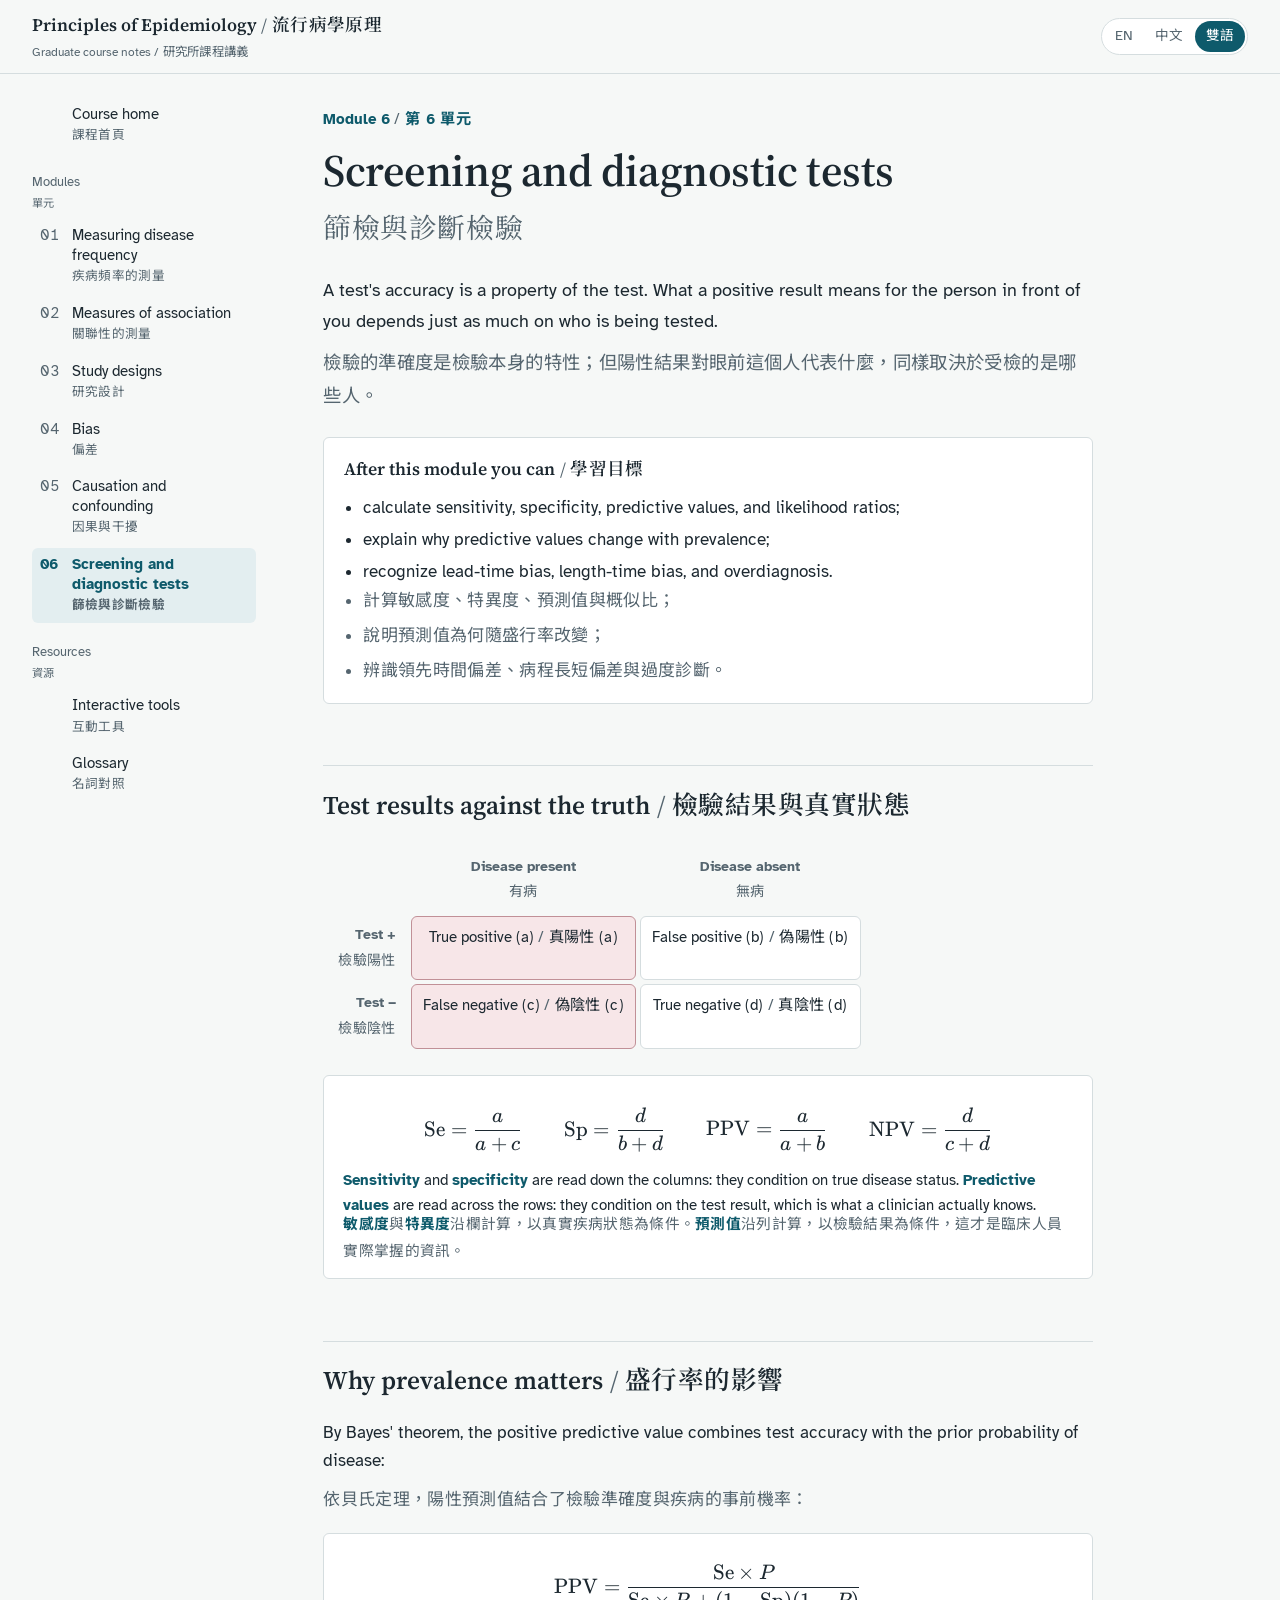
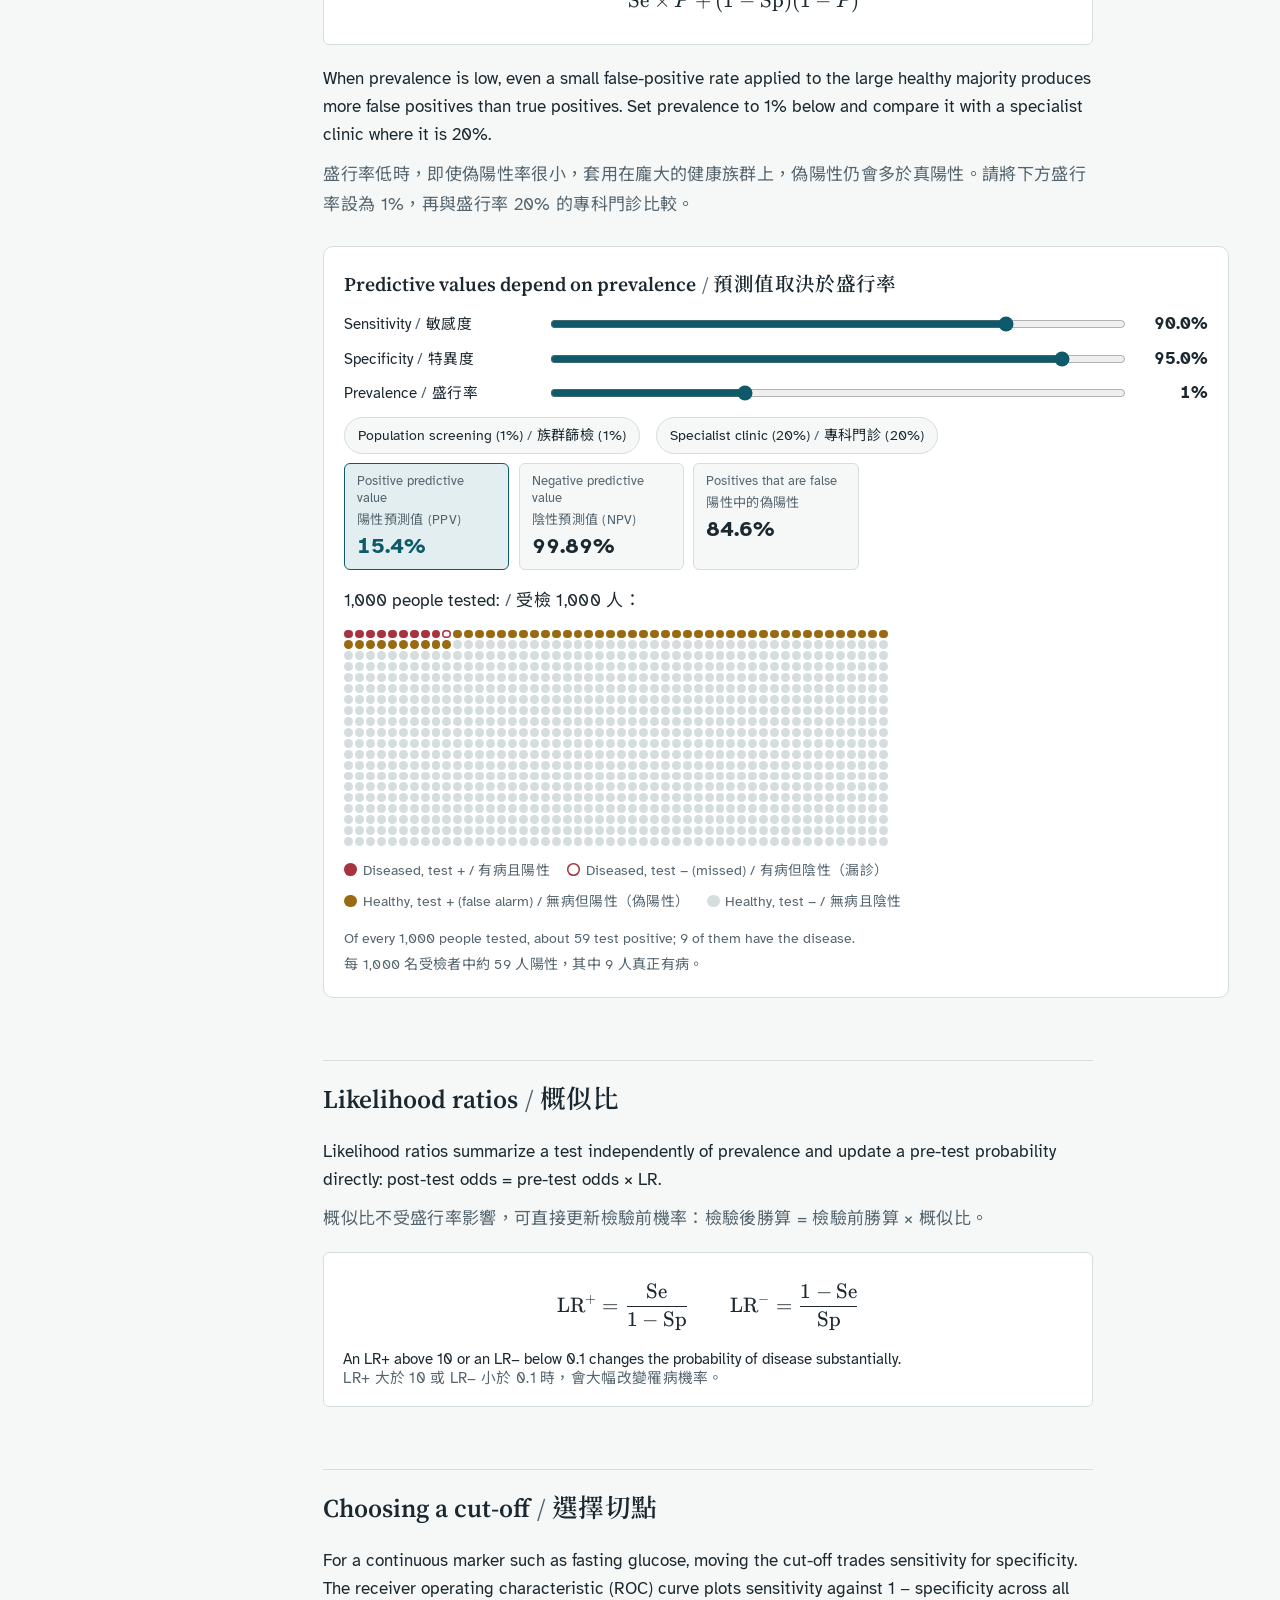
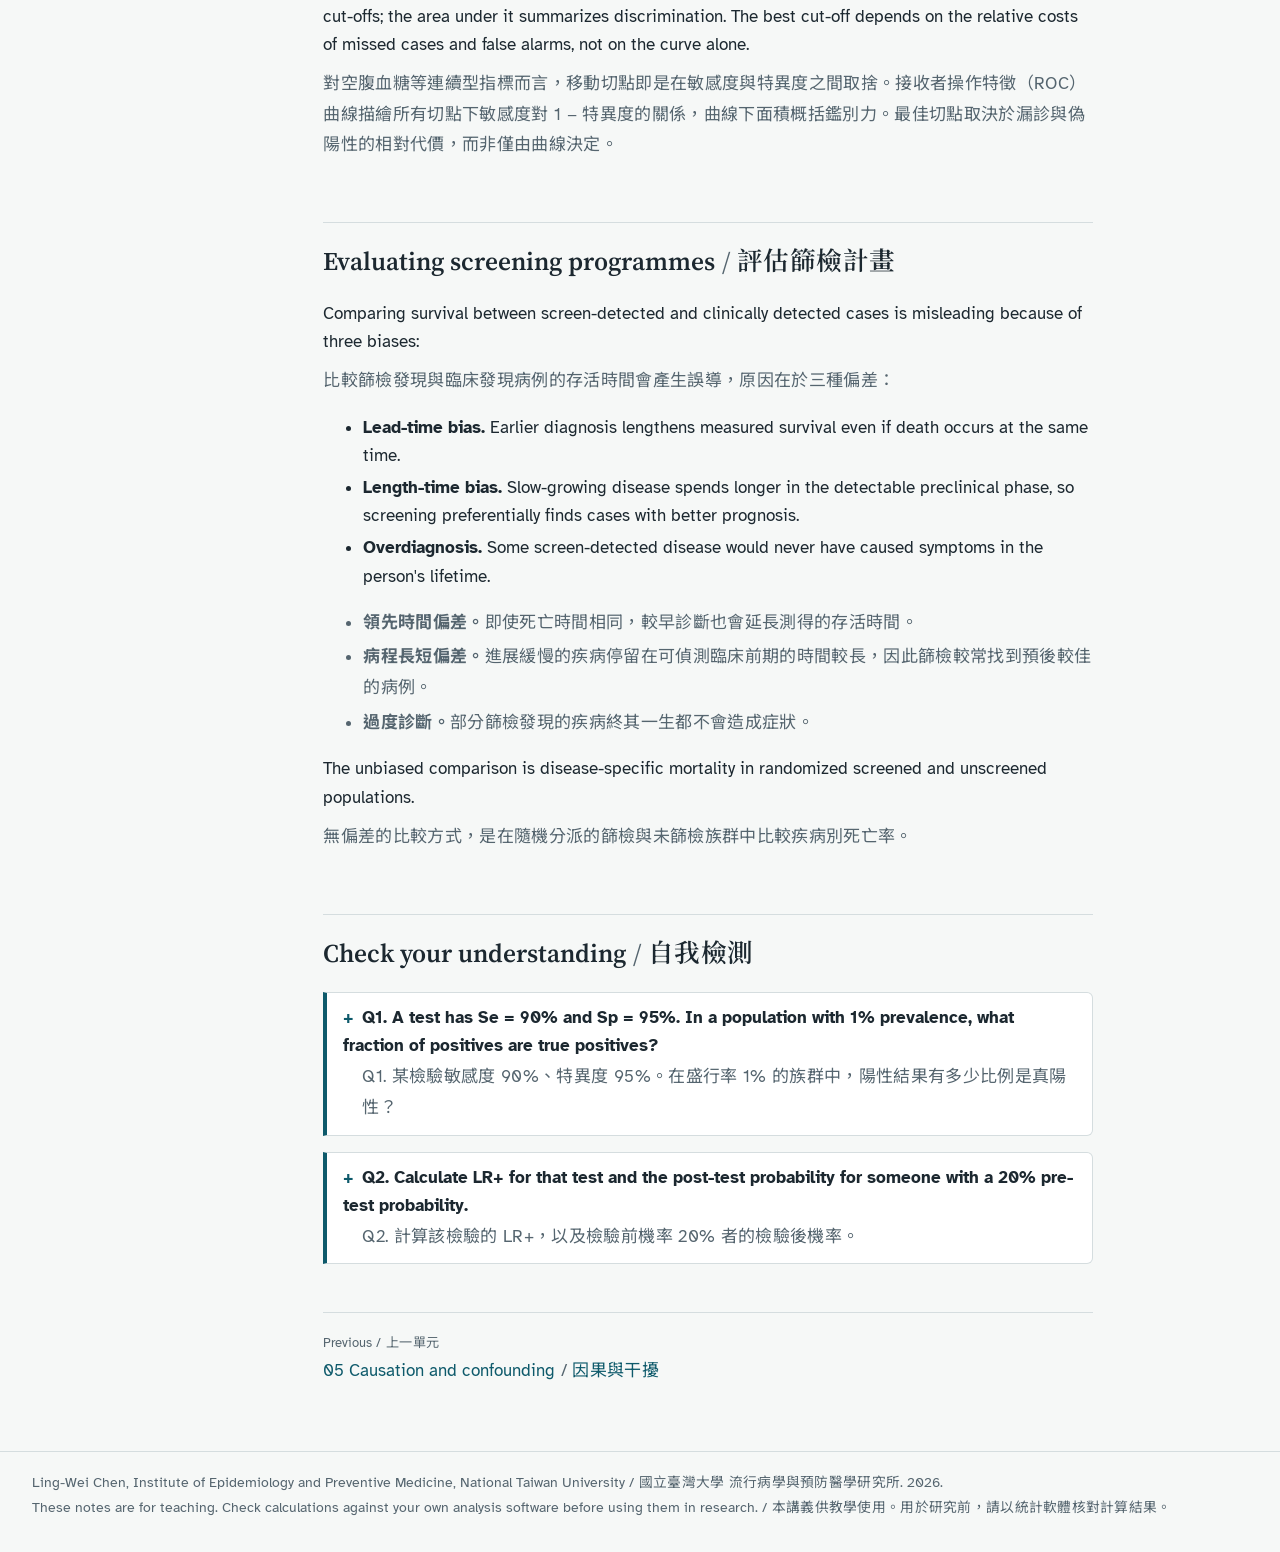
<file: 06-screening.html>
<!doctype html>
<html lang="en">
<head>
<meta charset="utf-8">
<meta name="viewport" content="width=device-width, initial-scale=1">
<title>Screening and diagnostic tests | 篩檢與診斷檢驗</title>
<meta name="description" content="Sensitivity, specificity, predictive values, likelihood ratios, and biases in evaluating screening programmes.">
<link rel="icon" href="data:image/svg+xml,<svg xmlns='http://www.w3.org/2000/svg' viewBox='0 0 100 100'><text y='.9em' font-size='90'>📊</text></svg>">
<link rel="preconnect" href="https://fonts.googleapis.com">
<link rel="preconnect" href="https://fonts.gstatic.com" crossorigin>
<link rel="stylesheet" href="https://fonts.googleapis.com/css2?family=Atkinson+Hyperlegible:ital,wght@0,400;0,700;1,400&family=Source+Serif+4:opsz,wght@8..60,500;8..60,600&family=Noto+Sans+TC:wght@400;700&family=Noto+Serif+TC:wght@600&display=swap">
<link rel="stylesheet" href="assets/vendor/katex/katex.min.css">
<link rel="stylesheet" href="assets/css/style.css">
<script defer src="assets/vendor/katex/katex.min.js"></script>
<script defer src="assets/vendor/katex/contrib/auto-render.min.js"></script>
<script defer src="assets/js/site.js"></script>
<script defer src="assets/js/tools.js"></script>
</head>
<body data-lang="both">
<div class="layout">
<nav data-nav></nav>
<main>
<article class="prose">
<p class="module-kicker"><span class="bi"><span lang="en">Module 6</span><span lang="zh-Hant">第 6 單元</span></span></p>
<h1><span class="bi"><span lang="en">Screening and diagnostic tests</span><span lang="zh-Hant">篩檢與診斷檢驗</span></span></h1>

<p class="lede" lang="en">A test's accuracy is a property of the test. What a positive result means for the person in front of you depends just as much on who is being tested.</p>
<p class="lede" lang="zh-Hant">檢驗的準確度是檢驗本身的特性；但陽性結果對眼前這個人代表什麼，同樣取決於受檢的是哪些人。</p>

<section class="objectives">
  <h2><span class="bi"><span lang="en">After this module you can</span><span lang="zh-Hant">學習目標</span></span></h2>
  <ul lang="en">
    <li>calculate sensitivity, specificity, predictive values, and likelihood ratios;</li>
    <li>explain why predictive values change with prevalence;</li>
    <li>recognize lead-time bias, length-time bias, and overdiagnosis.</li>
  </ul>
  <ul lang="zh-Hant">
    <li>計算敏感度、特異度、預測值與概似比；</li>
    <li>說明預測值為何隨盛行率改變；</li>
    <li>辨識領先時間偏差、病程長短偏差與過度診斷。</li>
  </ul>
</section>

<h2><span class="bi"><span lang="en">Test results against the truth</span><span lang="zh-Hant">檢驗結果與真實狀態</span></span></h2>
<div class="table-wrap">
<table class="twobytwo">
  <thead><tr><th></th><th><span class="bi"><span lang="en">Disease present</span><span lang="zh-Hant">有病</span></span></th><th><span class="bi"><span lang="en">Disease absent</span><span lang="zh-Hant">無病</span></span></th></tr></thead>
  <tbody>
    <tr><th scope="row"><span class="bi"><span lang="en">Test +</span><span lang="zh-Hant">檢驗陽性</span></span></th><td class="cell case"><span class="bi"><span lang="en">True positive (a)</span><span lang="zh-Hant">真陽性 (a)</span></span></td><td class="cell"><span class="bi"><span lang="en">False positive (b)</span><span lang="zh-Hant">偽陽性 (b)</span></span></td></tr>
    <tr><th scope="row"><span class="bi"><span lang="en">Test −</span><span lang="zh-Hant">檢驗陰性</span></span></th><td class="cell case"><span class="bi"><span lang="en">False negative (c)</span><span lang="zh-Hant">偽陰性 (c)</span></span></td><td class="cell"><span class="bi"><span lang="en">True negative (d)</span><span lang="zh-Hant">真陰性 (d)</span></span></td></tr>
  </tbody>
</table>
</div>
<div class="formula">
$$\text{Se} = \frac{a}{a+c} \qquad \text{Sp} = \frac{d}{b+d} \qquad \text{PPV} = \frac{a}{a+b} \qquad \text{NPV} = \frac{d}{c+d}$$
<p lang="en"><span class="term">Sensitivity</span> and <span class="term">specificity</span> are read down the columns: they condition on true disease status. <span class="term">Predictive values</span> are read across the rows: they condition on the test result, which is what a clinician actually knows.</p>
<p lang="zh-Hant"><span class="term">敏感度</span>與<span class="term">特異度</span>沿欄計算，以真實疾病狀態為條件。<span class="term">預測值</span>沿列計算，以檢驗結果為條件，這才是臨床人員實際掌握的資訊。</p>
</div>

<h2><span class="bi"><span lang="en">Why prevalence matters</span><span lang="zh-Hant">盛行率的影響</span></span></h2>
<p lang="en">By Bayes' theorem, the positive predictive value combines test accuracy with the prior probability of disease:</p>
<p lang="zh-Hant">依貝氏定理，陽性預測值結合了檢驗準確度與疾病的事前機率：</p>
<div class="formula">
$$\text{PPV} = \frac{\text{Se} \times P}{\text{Se} \times P + (1 - \text{Sp})(1 - P)}$$
</div>
<p lang="en">When prevalence is low, even a small false-positive rate applied to the large healthy majority produces more false positives than true positives. Set prevalence to 1% below and compare it with a specialist clinic where it is 20%.</p>
<p lang="zh-Hant">盛行率低時，即使偽陽性率很小，套用在龐大的健康族群上，偽陽性仍會多於真陽性。請將下方盛行率設為 1%，再與盛行率 20% 的專科門診比較。</p>
</article>
<div data-tool="screen"></div>

<article class="prose">
<h2><span class="bi"><span lang="en">Likelihood ratios</span><span lang="zh-Hant">概似比</span></span></h2>
<p lang="en">Likelihood ratios summarize a test independently of prevalence and update a pre-test probability directly: post-test odds = pre-test odds × LR.</p>
<p lang="zh-Hant">概似比不受盛行率影響，可直接更新檢驗前機率：檢驗後勝算 = 檢驗前勝算 × 概似比。</p>
<div class="formula">
$$\text{LR}^{+} = \frac{\text{Se}}{1 - \text{Sp}} \qquad \text{LR}^{-} = \frac{1 - \text{Se}}{\text{Sp}}$$
<p lang="en">An LR+ above 10 or an LR− below 0.1 changes the probability of disease substantially.</p>
<p lang="zh-Hant">LR+ 大於 10 或 LR− 小於 0.1 時，會大幅改變罹病機率。</p>
</div>

<h2><span class="bi"><span lang="en">Choosing a cut-off</span><span lang="zh-Hant">選擇切點</span></span></h2>
<p lang="en">For a continuous marker such as fasting glucose, moving the cut-off trades sensitivity for specificity. The receiver operating characteristic (ROC) curve plots sensitivity against 1 − specificity across all cut-offs; the area under it summarizes discrimination. The best cut-off depends on the relative costs of missed cases and false alarms, not on the curve alone.</p>
<p lang="zh-Hant">對空腹血糖等連續型指標而言，移動切點即是在敏感度與特異度之間取捨。接收者操作特徵（ROC）曲線描繪所有切點下敏感度對 1 − 特異度的關係，曲線下面積概括鑑別力。最佳切點取決於漏診與偽陽性的相對代價，而非僅由曲線決定。</p>

<h2><span class="bi"><span lang="en">Evaluating screening programmes</span><span lang="zh-Hant">評估篩檢計畫</span></span></h2>
<p lang="en">Comparing survival between screen-detected and clinically detected cases is misleading because of three biases:</p>
<p lang="zh-Hant">比較篩檢發現與臨床發現病例的存活時間會產生誤導，原因在於三種偏差：</p>
<ul lang="en">
  <li><strong>Lead-time bias.</strong> Earlier diagnosis lengthens measured survival even if death occurs at the same time.</li>
  <li><strong>Length-time bias.</strong> Slow-growing disease spends longer in the detectable preclinical phase, so screening preferentially finds cases with better prognosis.</li>
  <li><strong>Overdiagnosis.</strong> Some screen-detected disease would never have caused symptoms in the person's lifetime.</li>
</ul>
<ul lang="zh-Hant">
  <li><strong>領先時間偏差。</strong>即使死亡時間相同，較早診斷也會延長測得的存活時間。</li>
  <li><strong>病程長短偏差。</strong>進展緩慢的疾病停留在可偵測臨床前期的時間較長，因此篩檢較常找到預後較佳的病例。</li>
  <li><strong>過度診斷。</strong>部分篩檢發現的疾病終其一生都不會造成症狀。</li>
</ul>
<p lang="en">The unbiased comparison is disease-specific mortality in randomized screened and unscreened populations.</p>
<p lang="zh-Hant">無偏差的比較方式，是在隨機分派的篩檢與未篩檢族群中比較疾病別死亡率。</p>

<h2><span class="bi"><span lang="en">Check your understanding</span><span lang="zh-Hant">自我檢測</span></span></h2>
<details class="check">
  <summary><span class="bi"><span lang="en">Q1. A test has Se = 90% and Sp = 95%. In a population with 1% prevalence, what fraction of positives are true positives?</span><span lang="zh-Hant">Q1. 某檢驗敏感度 90%、特異度 95%。在盛行率 1% 的族群中，陽性結果有多少比例是真陽性？</span></span></summary>
  <div class="answer">
    <p lang="en">Per 10,000 people: 100 diseased, 90 test positive; 9,900 healthy, 495 test positive. PPV = 90 / 585 = 15.4%. About 5 in 6 positives are false.</p>
    <p lang="zh-Hant">每 10,000 人：100 人有病，90 人陽性；9,900 人無病，495 人陽性。PPV = 90 / 585 = 15.4%，約每 6 個陽性中有 5 個是偽陽性。</p>
  </div>
</details>
<details class="check">
  <summary><span class="bi"><span lang="en">Q2. Calculate LR+ for that test and the post-test probability for someone with a 20% pre-test probability.</span><span lang="zh-Hant">Q2. 計算該檢驗的 LR+，以及檢驗前機率 20% 者的檢驗後機率。</span></span></summary>
  <div class="answer">
    <p lang="en">LR+ = 0.90 / 0.05 = 18. Pre-test odds = 0.2 / 0.8 = 0.25. Post-test odds = 0.25 × 18 = 4.5, so probability = 4.5 / 5.5 = 82%.</p>
    <p lang="zh-Hant">LR+ = 0.90 / 0.05 = 18。檢驗前勝算 = 0.2 / 0.8 = 0.25；檢驗後勝算 = 0.25 × 18 = 4.5，機率 = 4.5 / 5.5 = 82%。</p>
  </div>
</details>
</article>
</main>
</div>
</body>
</html>
</file>
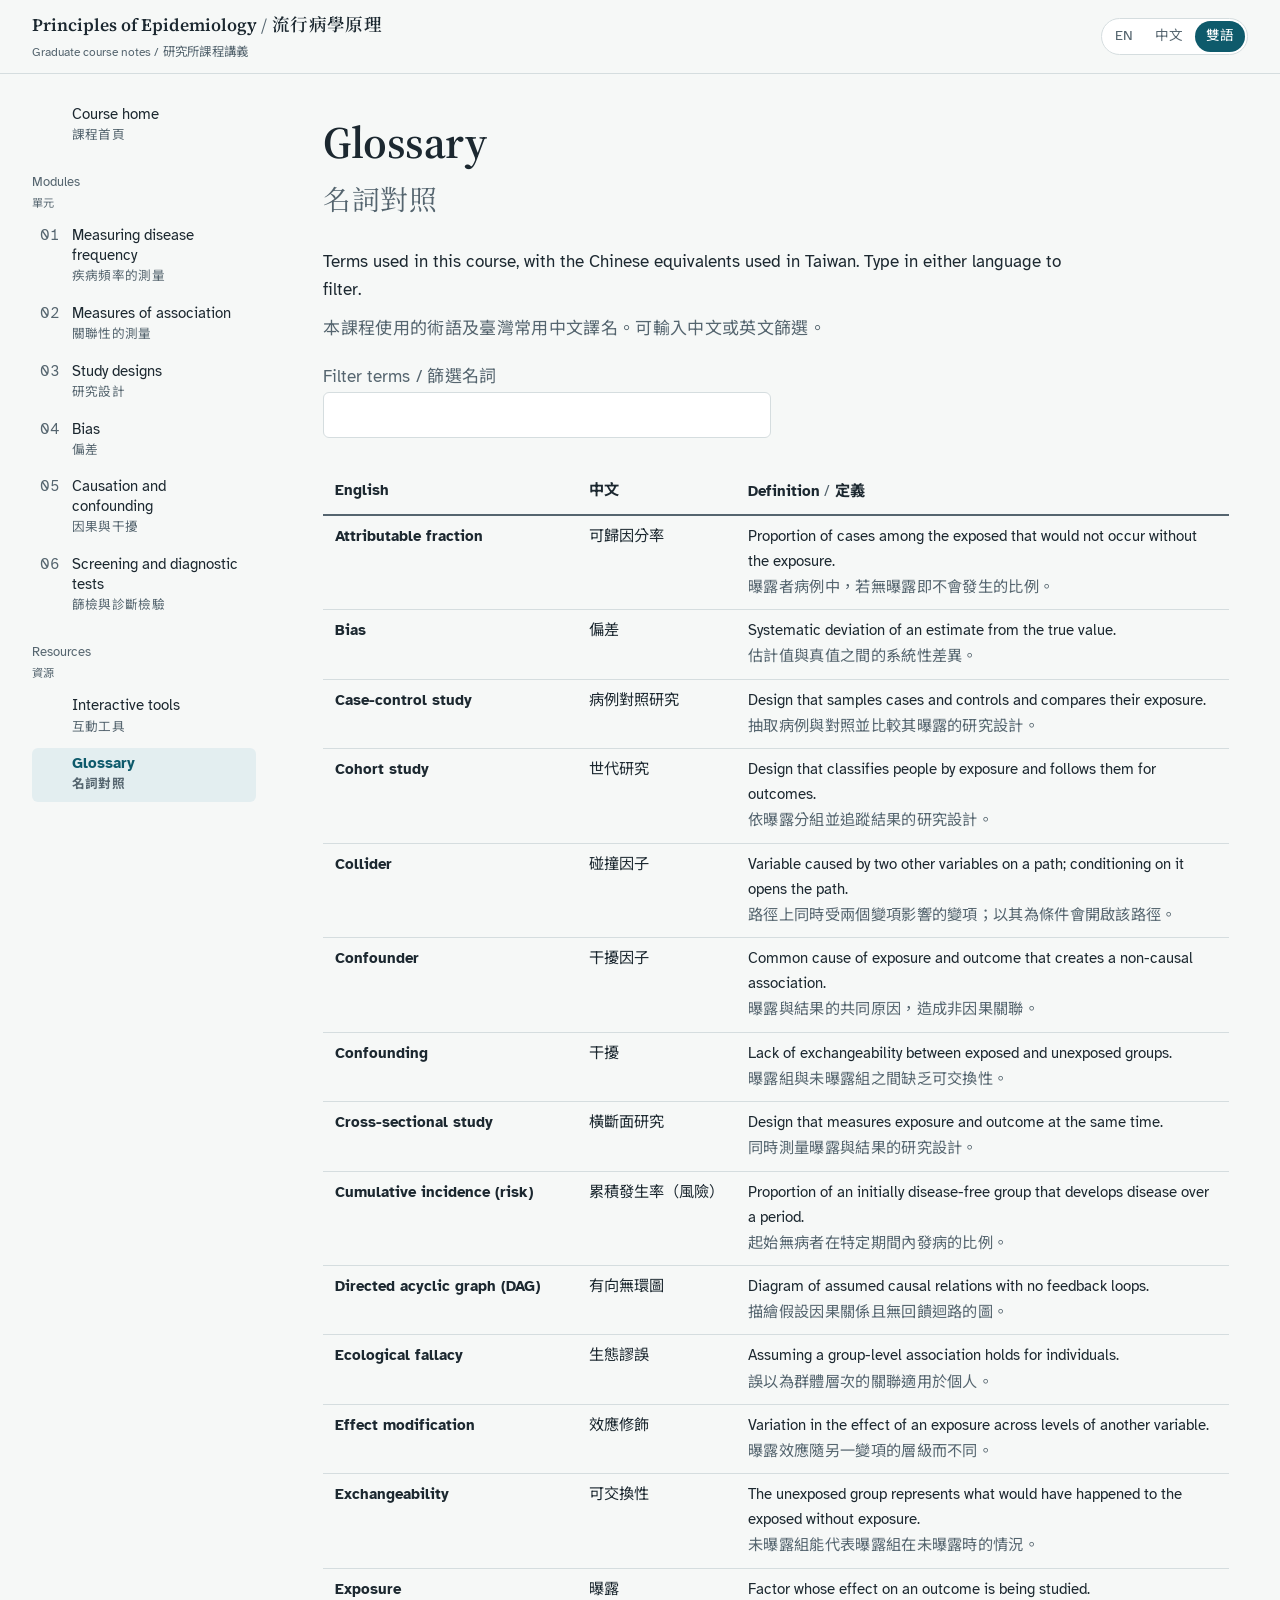
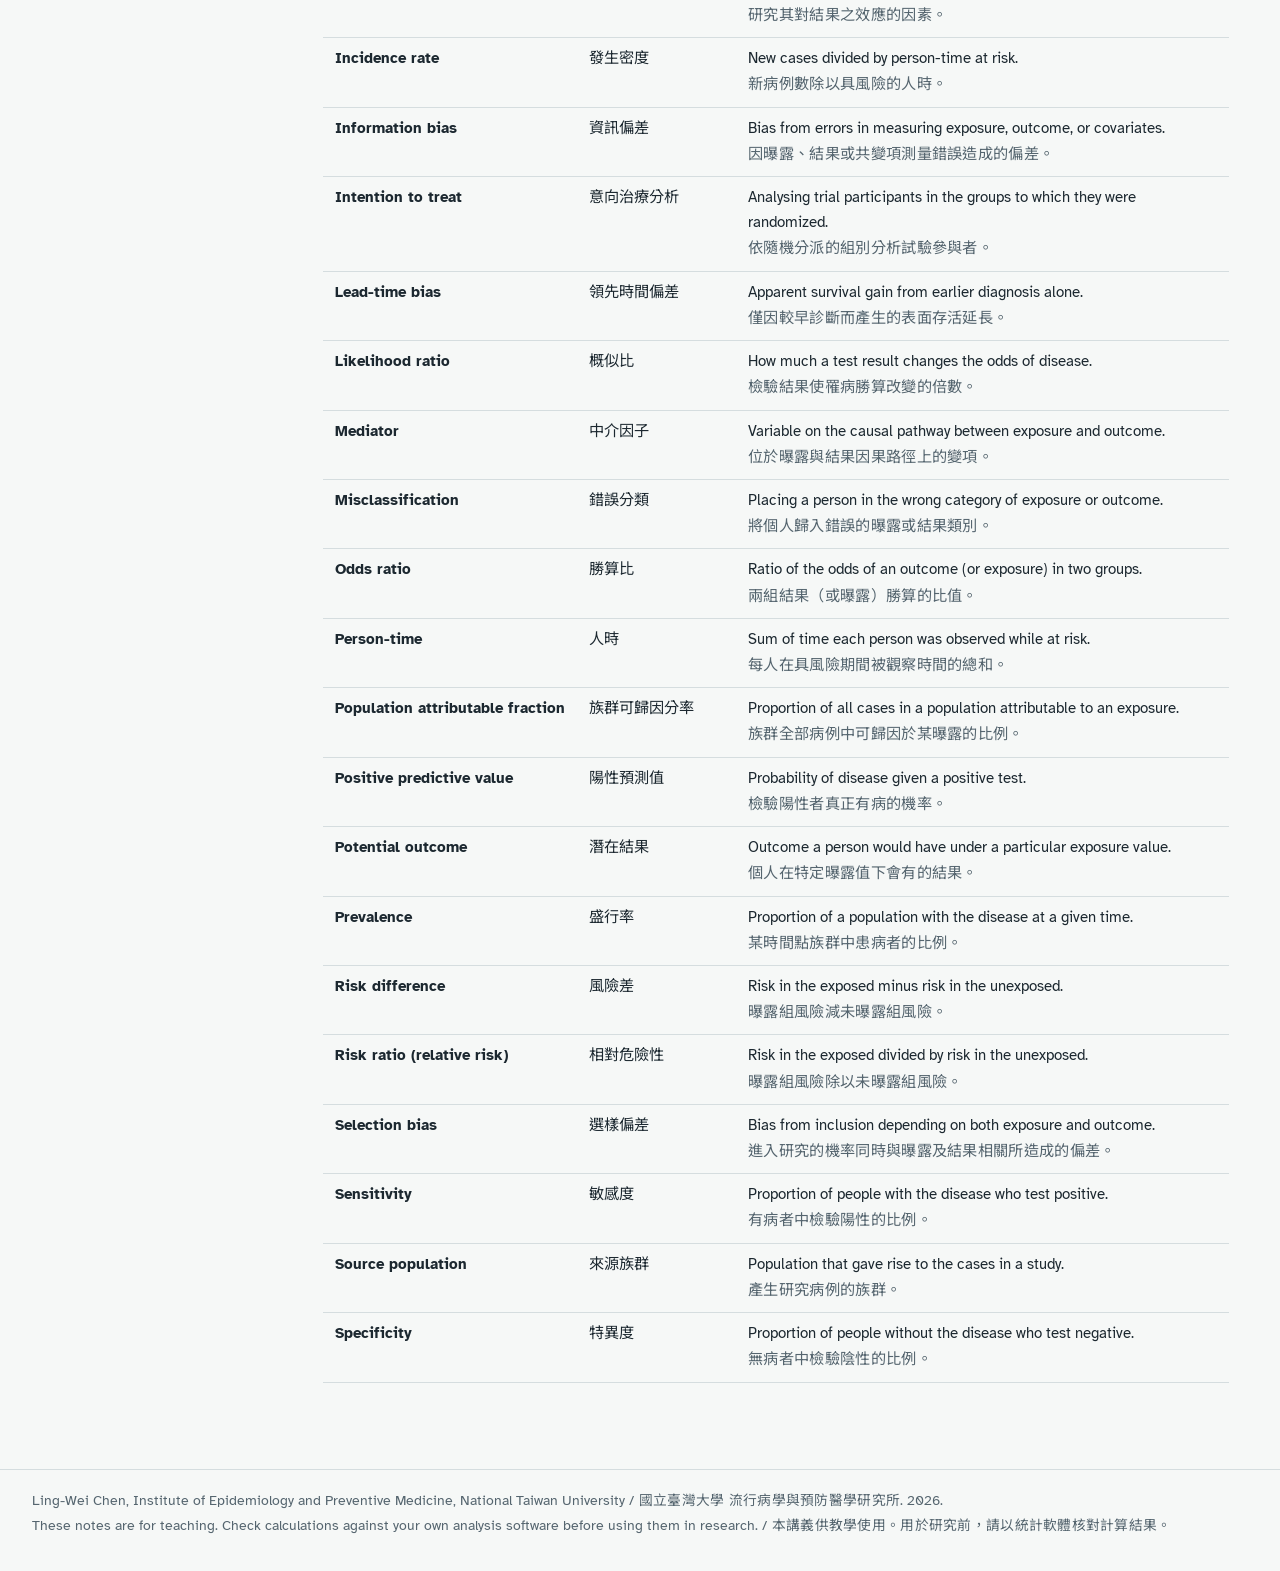
<file: glossary.html>
<!doctype html>
<html lang="en">
<head>
<meta charset="utf-8">
<meta name="viewport" content="width=device-width, initial-scale=1">
<title>Glossary | 名詞對照</title>
<meta name="description" content="English and Traditional Chinese epidemiology terms used in the course.">
<link rel="icon" href="data:image/svg+xml,<svg xmlns='http://www.w3.org/2000/svg' viewBox='0 0 100 100'><text y='.9em' font-size='90'>📊</text></svg>">
<link rel="preconnect" href="https://fonts.googleapis.com">
<link rel="preconnect" href="https://fonts.gstatic.com" crossorigin>
<link rel="stylesheet" href="https://fonts.googleapis.com/css2?family=Atkinson+Hyperlegible:ital,wght@0,400;0,700;1,400&family=Source+Serif+4:opsz,wght@8..60,500;8..60,600&family=Noto+Sans+TC:wght@400;700&family=Noto+Serif+TC:wght@600&display=swap">
<link rel="stylesheet" href="assets/vendor/katex/katex.min.css">
<link rel="stylesheet" href="assets/css/style.css">
<script defer src="assets/vendor/katex/katex.min.js"></script>
<script defer src="assets/vendor/katex/contrib/auto-render.min.js"></script>
<script defer src="assets/js/site.js"></script>
<script defer src="assets/js/tools.js"></script>
</head>
<body data-lang="both">
<div class="layout">
<nav data-nav></nav>
<main>
<article class="prose">
<h1><span class="bi"><span lang="en">Glossary</span><span lang="zh-Hant">名詞對照</span></span></h1>
<p lang="en">Terms used in this course, with the Chinese equivalents used in Taiwan. Type in either language to filter.</p>
<p lang="zh-Hant">本課程使用的術語及臺灣常用中文譯名。可輸入中文或英文篩選。</p>
<label for="gsearch" class="muted"><span class="bi"><span lang="en">Filter terms</span><span lang="zh-Hant">篩選名詞</span></span></label><br>
<input id="gsearch" class="glossary-search" type="search" autocomplete="off">
</article>
<div class="table-wrap" style="max-width:62rem">
<table class="glossary">
  <thead><tr><th>English</th><th>中文</th><th><span class="bi"><span lang="en">Definition</span><span lang="zh-Hant">定義</span></span></th></tr></thead>
  <tbody>
    <tr><td>Attributable fraction</td><td>可歸因分率</td><td><div lang="en">Proportion of cases among the exposed that would not occur without the exposure.</div><div lang="zh-Hant">曝露者病例中，若無曝露即不會發生的比例。</div></td></tr>
    <tr><td>Bias</td><td>偏差</td><td><div lang="en">Systematic deviation of an estimate from the true value.</div><div lang="zh-Hant">估計值與真值之間的系統性差異。</div></td></tr>
    <tr><td>Case-control study</td><td>病例對照研究</td><td><div lang="en">Design that samples cases and controls and compares their exposure.</div><div lang="zh-Hant">抽取病例與對照並比較其曝露的研究設計。</div></td></tr>
    <tr><td>Cohort study</td><td>世代研究</td><td><div lang="en">Design that classifies people by exposure and follows them for outcomes.</div><div lang="zh-Hant">依曝露分組並追蹤結果的研究設計。</div></td></tr>
    <tr><td>Collider</td><td>碰撞因子</td><td><div lang="en">Variable caused by two other variables on a path; conditioning on it opens the path.</div><div lang="zh-Hant">路徑上同時受兩個變項影響的變項；以其為條件會開啟該路徑。</div></td></tr>
    <tr><td>Confounder</td><td>干擾因子</td><td><div lang="en">Common cause of exposure and outcome that creates a non-causal association.</div><div lang="zh-Hant">曝露與結果的共同原因，造成非因果關聯。</div></td></tr>
    <tr><td>Confounding</td><td>干擾</td><td><div lang="en">Lack of exchangeability between exposed and unexposed groups.</div><div lang="zh-Hant">曝露組與未曝露組之間缺乏可交換性。</div></td></tr>
    <tr><td>Cross-sectional study</td><td>橫斷面研究</td><td><div lang="en">Design that measures exposure and outcome at the same time.</div><div lang="zh-Hant">同時測量曝露與結果的研究設計。</div></td></tr>
    <tr><td>Cumulative incidence (risk)</td><td>累積發生率（風險）</td><td><div lang="en">Proportion of an initially disease-free group that develops disease over a period.</div><div lang="zh-Hant">起始無病者在特定期間內發病的比例。</div></td></tr>
    <tr><td>Directed acyclic graph (DAG)</td><td>有向無環圖</td><td><div lang="en">Diagram of assumed causal relations with no feedback loops.</div><div lang="zh-Hant">描繪假設因果關係且無回饋迴路的圖。</div></td></tr>
    <tr><td>Ecological fallacy</td><td>生態謬誤</td><td><div lang="en">Assuming a group-level association holds for individuals.</div><div lang="zh-Hant">誤以為群體層次的關聯適用於個人。</div></td></tr>
    <tr><td>Effect modification</td><td>效應修飾</td><td><div lang="en">Variation in the effect of an exposure across levels of another variable.</div><div lang="zh-Hant">曝露效應隨另一變項的層級而不同。</div></td></tr>
    <tr><td>Exchangeability</td><td>可交換性</td><td><div lang="en">The unexposed group represents what would have happened to the exposed without exposure.</div><div lang="zh-Hant">未曝露組能代表曝露組在未曝露時的情況。</div></td></tr>
    <tr><td>Exposure</td><td>曝露</td><td><div lang="en">Factor whose effect on an outcome is being studied.</div><div lang="zh-Hant">研究其對結果之效應的因素。</div></td></tr>
    <tr><td>Incidence rate</td><td>發生密度</td><td><div lang="en">New cases divided by person-time at risk.</div><div lang="zh-Hant">新病例數除以具風險的人時。</div></td></tr>
    <tr><td>Information bias</td><td>資訊偏差</td><td><div lang="en">Bias from errors in measuring exposure, outcome, or covariates.</div><div lang="zh-Hant">因曝露、結果或共變項測量錯誤造成的偏差。</div></td></tr>
    <tr><td>Intention to treat</td><td>意向治療分析</td><td><div lang="en">Analysing trial participants in the groups to which they were randomized.</div><div lang="zh-Hant">依隨機分派的組別分析試驗參與者。</div></td></tr>
    <tr><td>Lead-time bias</td><td>領先時間偏差</td><td><div lang="en">Apparent survival gain from earlier diagnosis alone.</div><div lang="zh-Hant">僅因較早診斷而產生的表面存活延長。</div></td></tr>
    <tr><td>Likelihood ratio</td><td>概似比</td><td><div lang="en">How much a test result changes the odds of disease.</div><div lang="zh-Hant">檢驗結果使罹病勝算改變的倍數。</div></td></tr>
    <tr><td>Mediator</td><td>中介因子</td><td><div lang="en">Variable on the causal pathway between exposure and outcome.</div><div lang="zh-Hant">位於曝露與結果因果路徑上的變項。</div></td></tr>
    <tr><td>Misclassification</td><td>錯誤分類</td><td><div lang="en">Placing a person in the wrong category of exposure or outcome.</div><div lang="zh-Hant">將個人歸入錯誤的曝露或結果類別。</div></td></tr>
    <tr><td>Odds ratio</td><td>勝算比</td><td><div lang="en">Ratio of the odds of an outcome (or exposure) in two groups.</div><div lang="zh-Hant">兩組結果（或曝露）勝算的比值。</div></td></tr>
    <tr><td>Person-time</td><td>人時</td><td><div lang="en">Sum of time each person was observed while at risk.</div><div lang="zh-Hant">每人在具風險期間被觀察時間的總和。</div></td></tr>
    <tr><td>Population attributable fraction</td><td>族群可歸因分率</td><td><div lang="en">Proportion of all cases in a population attributable to an exposure.</div><div lang="zh-Hant">族群全部病例中可歸因於某曝露的比例。</div></td></tr>
    <tr><td>Positive predictive value</td><td>陽性預測值</td><td><div lang="en">Probability of disease given a positive test.</div><div lang="zh-Hant">檢驗陽性者真正有病的機率。</div></td></tr>
    <tr><td>Potential outcome</td><td>潛在結果</td><td><div lang="en">Outcome a person would have under a particular exposure value.</div><div lang="zh-Hant">個人在特定曝露值下會有的結果。</div></td></tr>
    <tr><td>Prevalence</td><td>盛行率</td><td><div lang="en">Proportion of a population with the disease at a given time.</div><div lang="zh-Hant">某時間點族群中患病者的比例。</div></td></tr>
    <tr><td>Risk difference</td><td>風險差</td><td><div lang="en">Risk in the exposed minus risk in the unexposed.</div><div lang="zh-Hant">曝露組風險減未曝露組風險。</div></td></tr>
    <tr><td>Risk ratio (relative risk)</td><td>相對危險性</td><td><div lang="en">Risk in the exposed divided by risk in the unexposed.</div><div lang="zh-Hant">曝露組風險除以未曝露組風險。</div></td></tr>
    <tr><td>Selection bias</td><td>選樣偏差</td><td><div lang="en">Bias from inclusion depending on both exposure and outcome.</div><div lang="zh-Hant">進入研究的機率同時與曝露及結果相關所造成的偏差。</div></td></tr>
    <tr><td>Sensitivity</td><td>敏感度</td><td><div lang="en">Proportion of people with the disease who test positive.</div><div lang="zh-Hant">有病者中檢驗陽性的比例。</div></td></tr>
    <tr><td>Source population</td><td>來源族群</td><td><div lang="en">Population that gave rise to the cases in a study.</div><div lang="zh-Hant">產生研究病例的族群。</div></td></tr>
    <tr><td>Specificity</td><td>特異度</td><td><div lang="en">Proportion of people without the disease who test negative.</div><div lang="zh-Hant">無病者中檢驗陰性的比例。</div></td></tr>
  </tbody>
</table>
</div>
<p class="muted" id="gempty" hidden><span class="bi"><span lang="en">No matching terms. Try a shorter word.</span><span lang="zh-Hant">找不到相符的名詞，請試較短的關鍵字。</span></span></p>
<script>
document.getElementById("gsearch").addEventListener("input", function () {
  var q = this.value.trim().toLowerCase(), shown = 0;
  document.querySelectorAll(".glossary tbody tr").forEach(function (tr) {
    var hit = tr.textContent.toLowerCase().indexOf(q) !== -1;
    tr.hidden = !hit; if (hit) shown++;
  });
  document.getElementById("gempty").hidden = shown > 0;
});
</script>
</main>
</div>
</body>
</html>
</file>
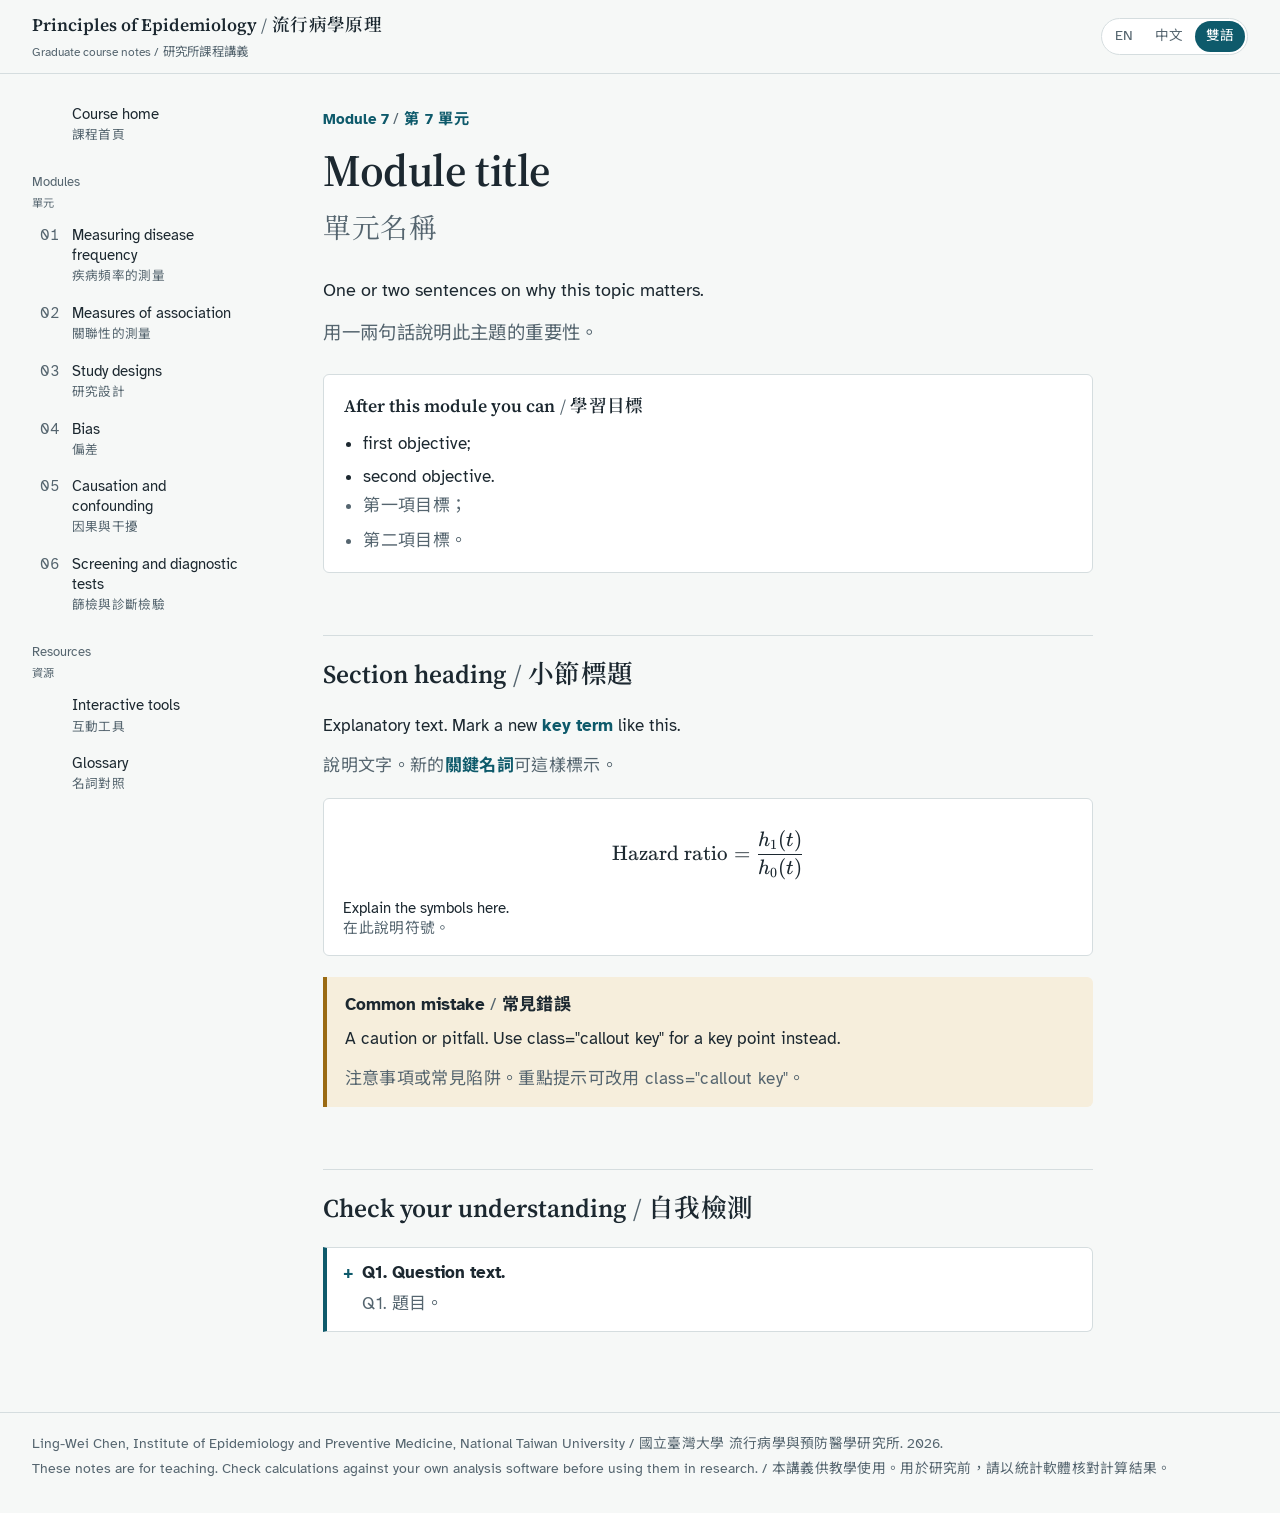
<file: module-template.html>
<!doctype html>
<html lang="en">
<head>
<meta charset="utf-8">
<meta name="viewport" content="width=device-width, initial-scale=1">
<title>Module template | 單元範本</title>
<meta name="description" content="Copy this file to start a new module.">
<link rel="icon" href="data:image/svg+xml,<svg xmlns='http://www.w3.org/2000/svg' viewBox='0 0 100 100'><text y='.9em' font-size='90'>📊</text></svg>">
<link rel="preconnect" href="https://fonts.googleapis.com">
<link rel="preconnect" href="https://fonts.gstatic.com" crossorigin>
<link rel="stylesheet" href="https://fonts.googleapis.com/css2?family=Atkinson+Hyperlegible:ital,wght@0,400;0,700;1,400&family=Source+Serif+4:opsz,wght@8..60,500;8..60,600&family=Noto+Sans+TC:wght@400;700&family=Noto+Serif+TC:wght@600&display=swap">
<link rel="stylesheet" href="assets/vendor/katex/katex.min.css">
<link rel="stylesheet" href="assets/css/style.css">
<script defer src="assets/vendor/katex/katex.min.js"></script>
<script defer src="assets/vendor/katex/contrib/auto-render.min.js"></script>
<script defer src="assets/js/site.js"></script>
<script defer src="assets/js/tools.js"></script>
</head>
<body data-lang="both">
<div class="layout">
<nav data-nav></nav>
<main>
<!--
  HOW TO USE THIS TEMPLATE
  1. Copy this file and rename it, e.g. 07-survival.html
  2. Add the module to SITE.modules in assets/js/site.js
  3. Replace the content below. Patterns you can reuse:
     - Paired paragraphs:  <p lang="en">…</p> then <p lang="zh-Hant">…</p>
     - Paired short text (headings, labels):
         <span class="bi"><span lang="en">…</span><span lang="zh-Hant">…</span></span>
     - Math: inline \( … \), display $$ … $$ (LaTeX syntax)
     - A tool: <div data-tool="assoc"></div>  (assoc, misclass, confound, screen)
-->
<article class="prose">
<p class="module-kicker"><span class="bi"><span lang="en">Module 7</span><span lang="zh-Hant">第 7 單元</span></span></p>
<h1><span class="bi"><span lang="en">Module title</span><span lang="zh-Hant">單元名稱</span></span></h1>

<p class="lede" lang="en">One or two sentences on why this topic matters.</p>
<p class="lede" lang="zh-Hant">用一兩句話說明此主題的重要性。</p>

<section class="objectives">
  <h2><span class="bi"><span lang="en">After this module you can</span><span lang="zh-Hant">學習目標</span></span></h2>
  <ul lang="en"><li>first objective;</li><li>second objective.</li></ul>
  <ul lang="zh-Hant"><li>第一項目標；</li><li>第二項目標。</li></ul>
</section>

<h2><span class="bi"><span lang="en">Section heading</span><span lang="zh-Hant">小節標題</span></span></h2>
<p lang="en">Explanatory text. Mark a new <span class="term">key term</span> like this.</p>
<p lang="zh-Hant">說明文字。新的<span class="term">關鍵名詞</span>可這樣標示。</p>

<div class="formula">
$$\text{Hazard ratio} = \frac{h_1(t)}{h_0(t)}$$
<p lang="en">Explain the symbols here.</p>
<p lang="zh-Hant">在此說明符號。</p>
</div>

<div class="callout">
  <p class="callout-title"><span class="bi"><span lang="en">Common mistake</span><span lang="zh-Hant">常見錯誤</span></span></p>
  <p lang="en">A caution or pitfall. Use class="callout key" for a key point instead.</p>
  <p lang="zh-Hant">注意事項或常見陷阱。重點提示可改用 class="callout key"。</p>
</div>

<h2><span class="bi"><span lang="en">Check your understanding</span><span lang="zh-Hant">自我檢測</span></span></h2>
<details class="check">
  <summary><span class="bi"><span lang="en">Q1. Question text.</span><span lang="zh-Hant">Q1. 題目。</span></span></summary>
  <div class="answer">
    <p lang="en">Answer and explanation.</p>
    <p lang="zh-Hant">答案與解說。</p>
  </div>
</details>
</article>
</main>
</div>
</body>
</html>
</file>
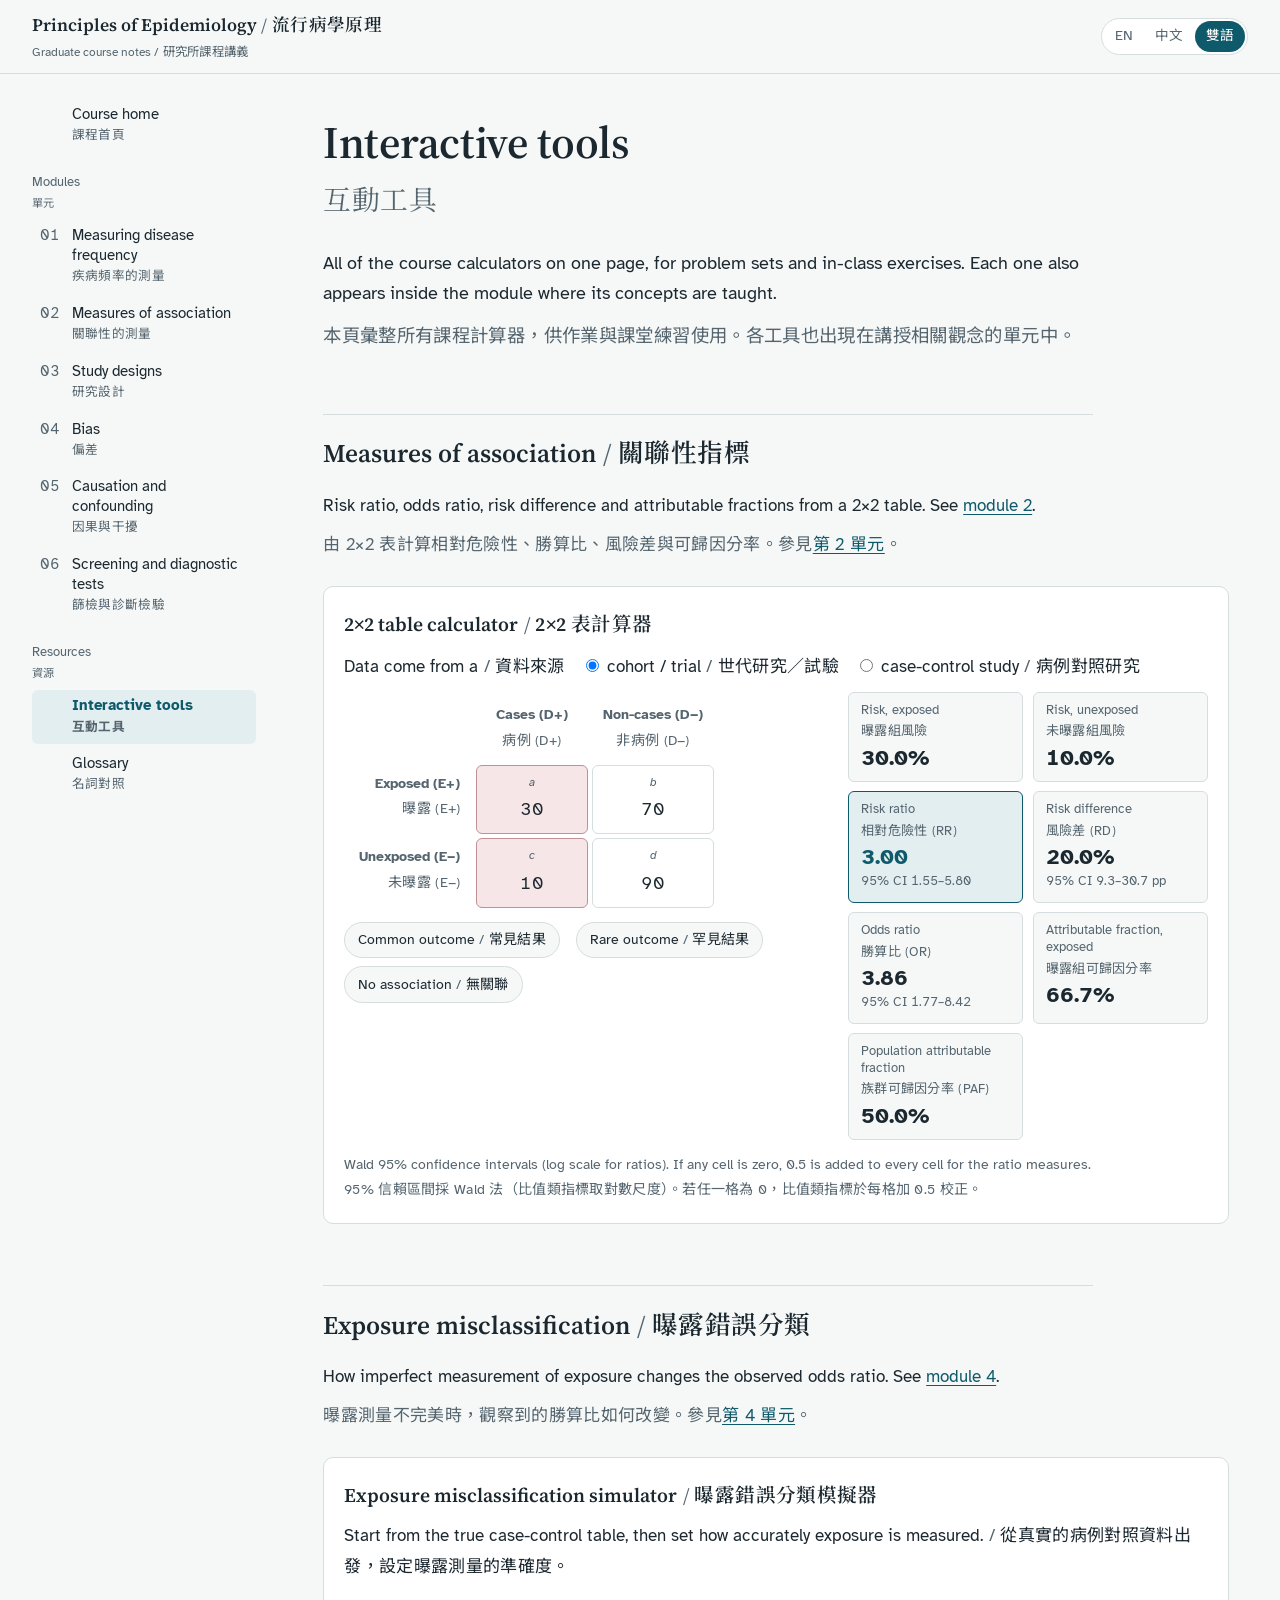
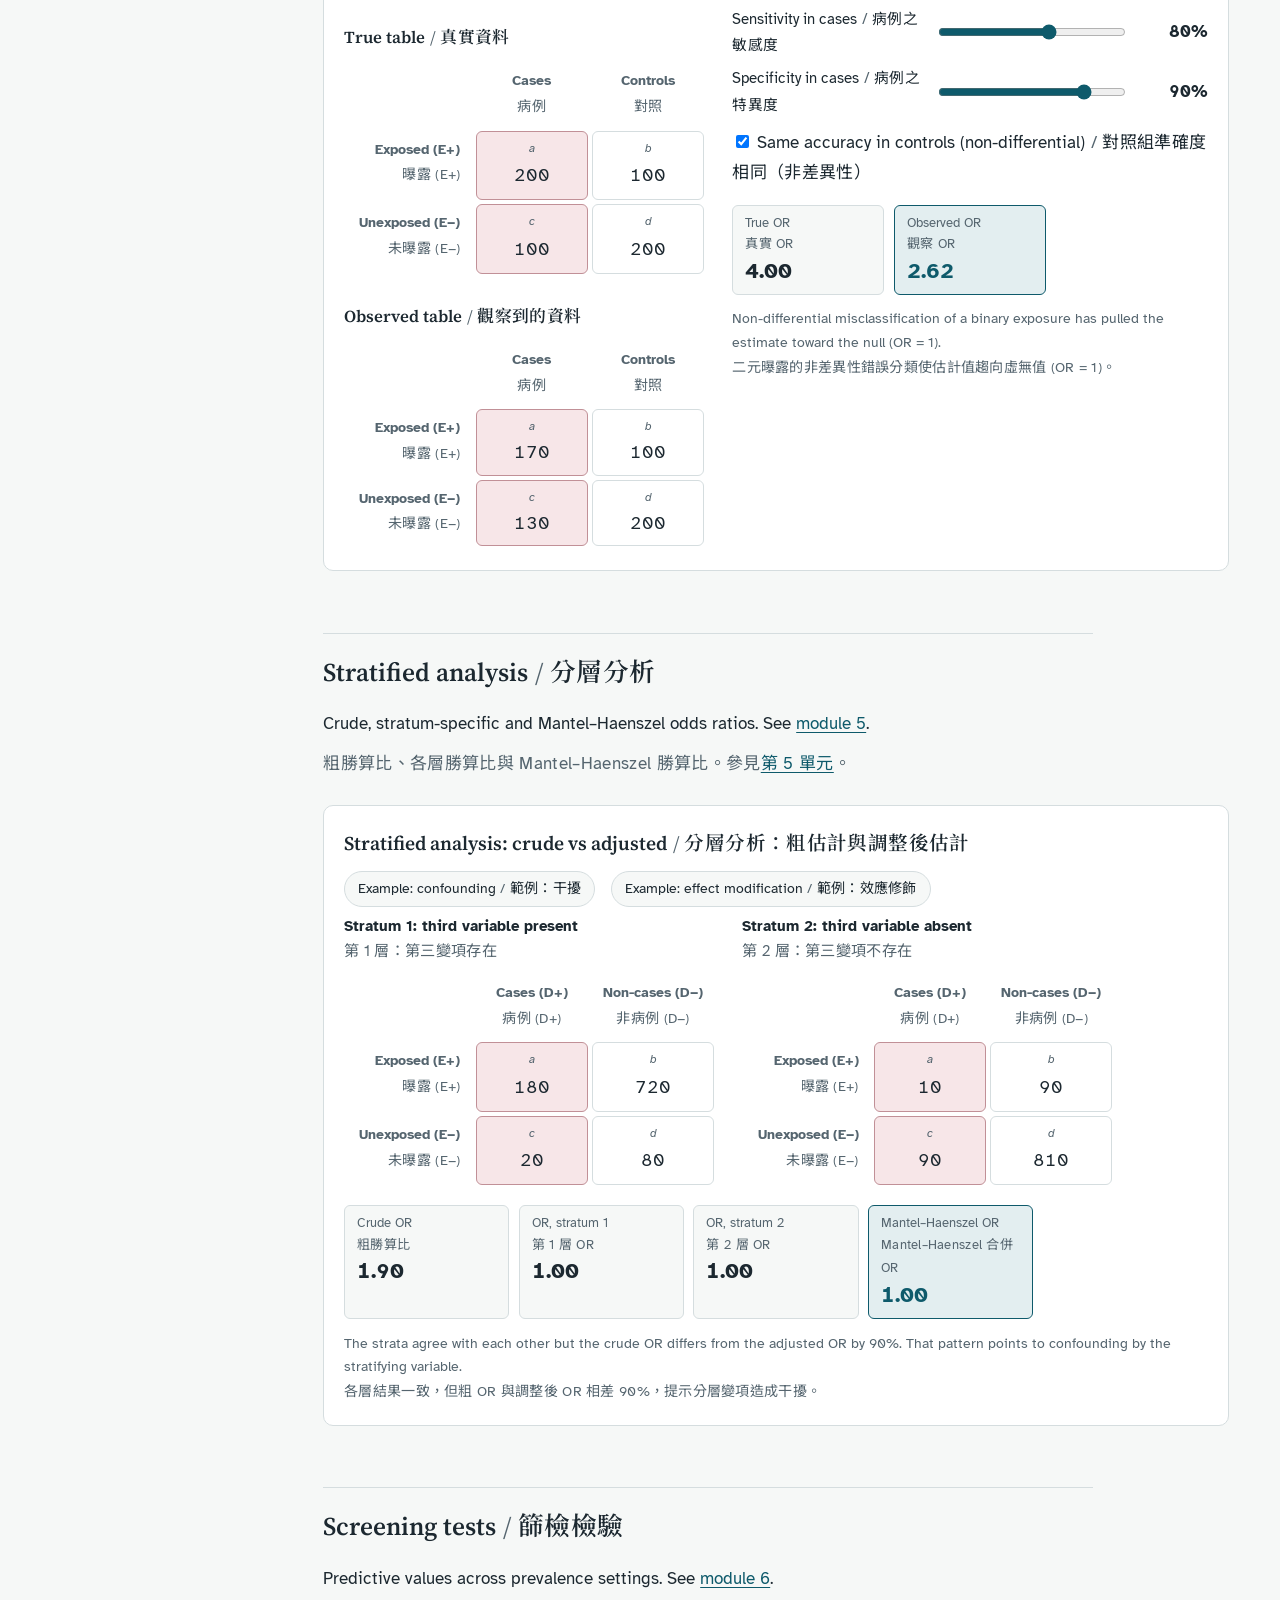
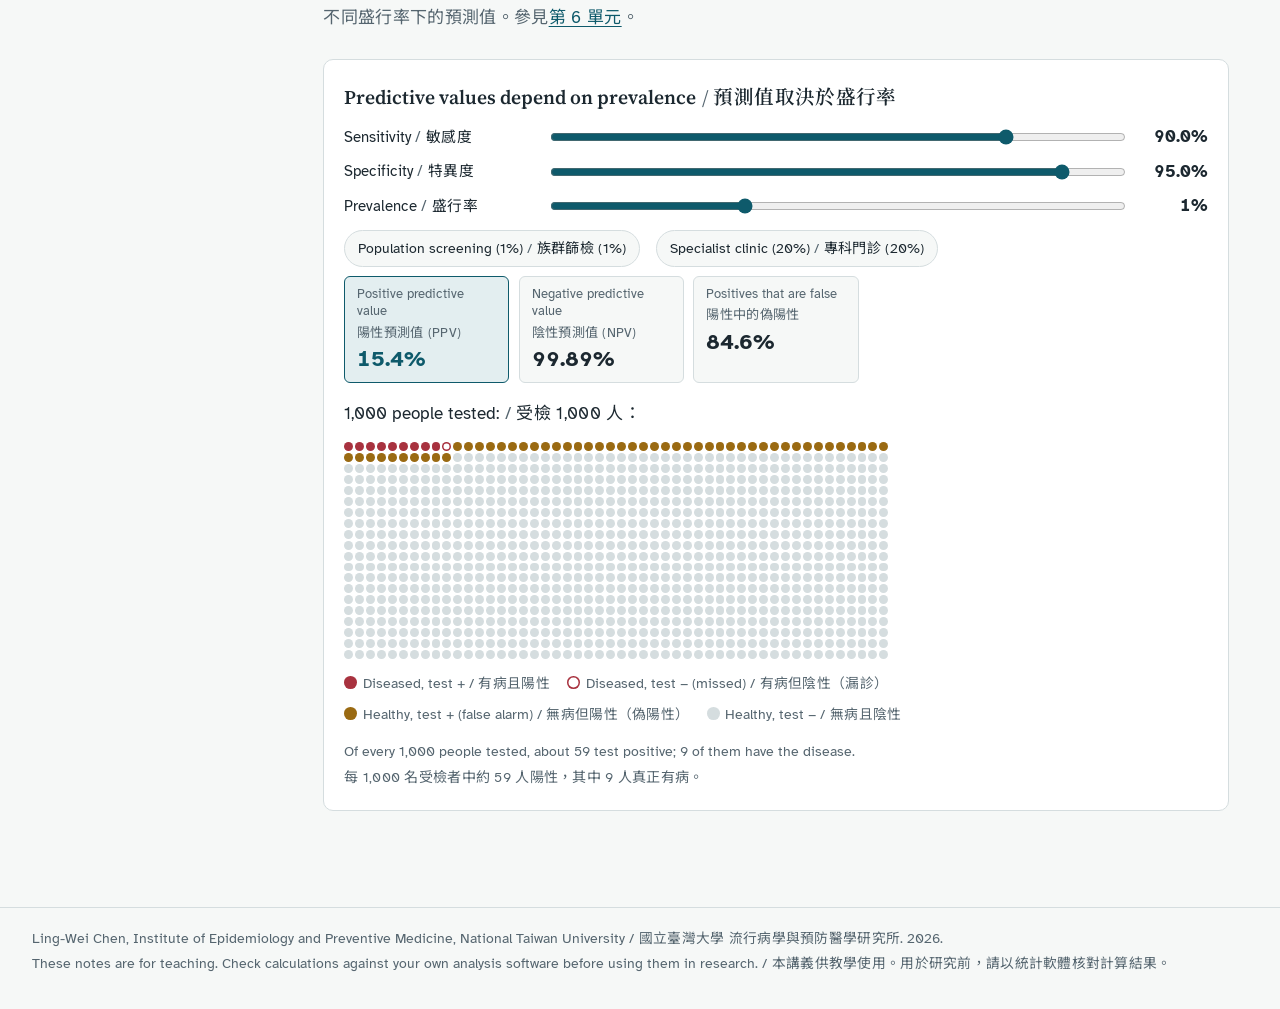
<file: tools.html>
<!doctype html>
<html lang="en">
<head>
<meta charset="utf-8">
<meta name="viewport" content="width=device-width, initial-scale=1">
<title>Interactive tools | 互動工具</title>
<meta name="description" content="Calculators for 2x2 tables, misclassification, stratified analysis and screening tests.">
<link rel="icon" href="data:image/svg+xml,<svg xmlns='http://www.w3.org/2000/svg' viewBox='0 0 100 100'><text y='.9em' font-size='90'>📊</text></svg>">
<link rel="preconnect" href="https://fonts.googleapis.com">
<link rel="preconnect" href="https://fonts.gstatic.com" crossorigin>
<link rel="stylesheet" href="https://fonts.googleapis.com/css2?family=Atkinson+Hyperlegible:ital,wght@0,400;0,700;1,400&family=Source+Serif+4:opsz,wght@8..60,500;8..60,600&family=Noto+Sans+TC:wght@400;700&family=Noto+Serif+TC:wght@600&display=swap">
<link rel="stylesheet" href="assets/vendor/katex/katex.min.css">
<link rel="stylesheet" href="assets/css/style.css">
<script defer src="assets/vendor/katex/katex.min.js"></script>
<script defer src="assets/vendor/katex/contrib/auto-render.min.js"></script>
<script defer src="assets/js/site.js"></script>
<script defer src="assets/js/tools.js"></script>
</head>
<body data-lang="both">
<div class="layout">
<nav data-nav></nav>
<main>
<article class="prose">
<h1><span class="bi"><span lang="en">Interactive tools</span><span lang="zh-Hant">互動工具</span></span></h1>
<p class="lede" lang="en">All of the course calculators on one page, for problem sets and in-class exercises. Each one also appears inside the module where its concepts are taught.</p>
<p class="lede" lang="zh-Hant">本頁彙整所有課程計算器，供作業與課堂練習使用。各工具也出現在講授相關觀念的單元中。</p>
<h2><span class="bi"><span lang="en">Measures of association</span><span lang="zh-Hant">關聯性指標</span></span></h2>
<p lang="en">Risk ratio, odds ratio, risk difference and attributable fractions from a 2×2 table. See <a href="02-association.html">module 2</a>.</p>
<p lang="zh-Hant">由 2×2 表計算相對危險性、勝算比、風險差與可歸因分率。參見<a href="02-association.html">第 2 單元</a>。</p>
</article>
<div data-tool="assoc"></div>
<article class="prose">
<h2><span class="bi"><span lang="en">Exposure misclassification</span><span lang="zh-Hant">曝露錯誤分類</span></span></h2>
<p lang="en">How imperfect measurement of exposure changes the observed odds ratio. See <a href="04-bias.html">module 4</a>.</p>
<p lang="zh-Hant">曝露測量不完美時，觀察到的勝算比如何改變。參見<a href="04-bias.html">第 4 單元</a>。</p>
</article>
<div data-tool="misclass"></div>
<article class="prose">
<h2><span class="bi"><span lang="en">Stratified analysis</span><span lang="zh-Hant">分層分析</span></span></h2>
<p lang="en">Crude, stratum-specific and Mantel–Haenszel odds ratios. See <a href="05-confounding.html">module 5</a>.</p>
<p lang="zh-Hant">粗勝算比、各層勝算比與 Mantel–Haenszel 勝算比。參見<a href="05-confounding.html">第 5 單元</a>。</p>
</article>
<div data-tool="confound"></div>
<article class="prose">
<h2><span class="bi"><span lang="en">Screening tests</span><span lang="zh-Hant">篩檢檢驗</span></span></h2>
<p lang="en">Predictive values across prevalence settings. See <a href="06-screening.html">module 6</a>.</p>
<p lang="zh-Hant">不同盛行率下的預測值。參見<a href="06-screening.html">第 6 單元</a>。</p>
</article>
<div data-tool="screen"></div>
</main>
</div>
</body>
</html>
</file>
<file: assets/css/style.css>
/* =========================================================
   Epidemiology teaching site — stylesheet
   Edit the tokens in :root to retheme the whole site.
   ========================================================= */

:root {
  --paper: #F6F8F7;
  --surface: #FFFFFF;
  --ink: #1C2830;
  --ink-soft: #55656F;
  --rule: #D5DDDF;
  --teal: #0E5A6B;        /* primary: links, exposed */
  --teal-wash: #E3EEF0;
  --crimson: #A8323F;     /* cases, alerts */
  --crimson-wash: #F7E6E8;
  --amber: #9A6A12;       /* notes, cautions */
  --amber-wash: #F6EEDC;

  --serif: "Source Serif 4", "Noto Serif TC", "Noto Serif CJK TC", Georgia, "PMingLiU", serif;
  --sans: "Atkinson Hyperlegible", "Noto Sans TC", "Noto Sans CJK TC", "PingFang TC", "Microsoft JhengHei", system-ui, sans-serif;

  --measure: 70ch;
  --radius: 6px;
  --nav-w: 17rem;
  color-scheme: light;
}

@media (prefers-color-scheme: dark) {
  :root:not([data-theme="light"]) {
    --paper: #12191D;
    --surface: #1A2328;
    --ink: #E3EAEC;
    --ink-soft: #9AABB3;
    --rule: #2E3B41;
    --teal: #6FBFCF;
    --teal-wash: #183339;
    --crimson: #EC8A95;
    --crimson-wash: #3A2125;
    --amber: #E2B865;
    --amber-wash: #352B18;
    color-scheme: dark;
  }
}
:root[data-theme="dark"] {
  --paper: #12191D; --surface: #1A2328; --ink: #E3EAEC; --ink-soft: #9AABB3;
  --rule: #2E3B41; --teal: #6FBFCF; --teal-wash: #183339; --crimson: #EC8A95;
  --crimson-wash: #3A2125; --amber: #E2B865; --amber-wash: #352B18; color-scheme: dark;
}

*, *::before, *::after { box-sizing: border-box; }
html { -webkit-text-size-adjust: 100%; scroll-padding-top: 4.5rem; }
body {
  margin: 0;
  background: var(--paper);
  color: var(--ink);
  font-family: var(--sans);
  font-size: 1.0625rem;
  line-height: 1.65;
}
img, svg { max-width: 100%; height: auto; }
a { color: var(--teal); text-underline-offset: 0.18em; text-decoration-thickness: 1px; }
a:hover { text-decoration-thickness: 2px; }
:focus-visible { outline: 3px solid var(--teal); outline-offset: 2px; border-radius: 2px; }

/* ---------- Bilingual display ----------
   Block pairs:  <p lang="en">…</p><p lang="zh-Hant">…</p>
   Inline pairs: <span class="bi"><span lang="en">…</span><span lang="zh-Hant">…</span></span>
   body[data-lang] is set by site.js: "en" | "zh" | "both"                     */
body[data-lang="en"] main [lang="zh-Hant"],
body[data-lang="en"] .site-chrome [lang="zh-Hant"] { display: none !important; }
body[data-lang="zh"] main [lang="en"],
body[data-lang="zh"] .site-chrome [lang="en"] { display: none !important; }

body[data-lang="both"] main :is(p, ul, ol, li, dd, figcaption, td, div)[lang="zh-Hant"]:not(.bi *) {
  color: var(--ink-soft);
}
body[data-lang="both"] main p[lang="zh-Hant"] { margin-top: -0.4em; }
body[data-lang="both"] .bi > [lang="zh-Hant"]::before { content: " / "; color: var(--ink-soft); font-weight: 400; }
body[data-lang="both"] :is(h1, .hero-title, summary, .result .label, .strata h4, .twobytwo th, .tool-note, .hint, .warn, .result .ci, figcaption) .bi > [lang="zh-Hant"] { display: block; font-weight: 400; font-size: 0.62em; margin-top: 0.15em; color: var(--ink-soft); }
body[data-lang="both"] :is(h1, .hero-title, summary, .result .label, .strata h4, .twobytwo th, .tool-note, .hint, .warn, .result .ci, figcaption) .bi > [lang="zh-Hant"]::before { content: none; }
body[data-lang="both"] :is(summary, .result .label, .strata h4, .twobytwo th, .tool-note, .hint, .warn, .result .ci, figcaption) .bi > [lang="zh-Hant"] { font-size: 1em; margin-top: 0.1em; }
body[data-lang="both"] summary .bi > [lang="zh-Hant"] { padding-left: 1.2rem; }
:lang(zh-Hant) { line-height: 1.8; letter-spacing: 0.02em; }

/* ---------- Header ---------- */
.site-header {
  position: sticky; top: 0; z-index: 20;
  background: color-mix(in srgb, var(--paper) 92%, transparent);
  backdrop-filter: blur(6px);
  border-bottom: 1px solid var(--rule);
}
.site-header .inner {
  display: flex; align-items: center; gap: 1rem;
  padding: 0.6rem clamp(1rem, 3vw, 2rem);
  max-width: 90rem; margin: 0 auto;
}
.brand { font-family: var(--serif); font-weight: 600; font-size: 1.1rem; color: var(--ink); text-decoration: none; line-height: 1.25; }
.brand small { display: block; font-family: var(--sans); font-weight: 400; font-size: 0.78rem; color: var(--ink-soft); }
.header-tools { margin-left: auto; display: flex; align-items: center; gap: 0.5rem; }
.lang-switch { display: inline-flex; border: 1px solid var(--rule); border-radius: 999px; padding: 2px; background: var(--surface); }
.lang-switch button {
  border: 0; background: transparent; color: var(--ink-soft); font: inherit; font-size: 0.85rem;
  padding: 0.25rem 0.7rem; border-radius: 999px; cursor: pointer;
}
.lang-switch button[aria-pressed="true"] { background: var(--teal); color: var(--surface); }
.nav-toggle {
  display: none; border: 1px solid var(--rule); background: var(--surface); color: var(--ink);
  border-radius: var(--radius); padding: 0.3rem 0.6rem; font: inherit; font-size: 0.9rem; cursor: pointer;
}

/* ---------- Layout ---------- */
.layout { display: grid; grid-template-columns: var(--nav-w) minmax(0, 1fr); max-width: 90rem; margin: 0 auto; }
.layout.no-nav { grid-template-columns: minmax(0, 1fr); }
.site-nav {
  position: sticky; top: 3.6rem; align-self: start; max-height: calc(100vh - 3.6rem); overflow-y: auto;
  padding: 1.5rem 1rem 2rem clamp(1rem, 3vw, 2rem); font-size: 0.93rem;
}
.site-nav ol, .site-nav ul { list-style: none; margin: 0; padding: 0; }
.site-nav .group-label { color: var(--ink-soft); font-size: 0.82rem; margin: 1.2rem 0 0.4rem; }
.site-nav a { display: grid; grid-template-columns: 1.8rem 1fr; gap: 0.2rem; padding: 0.35rem 0.5rem; border-radius: var(--radius); color: var(--ink); text-decoration: none; line-height: 1.35; }
.site-nav a .num { color: var(--ink-soft); font-variant-numeric: tabular-nums; }
.site-nav a:hover { background: var(--teal-wash); }
.site-nav a[aria-current="page"] { background: var(--teal-wash); color: var(--teal); font-weight: 700; }
.site-nav a[aria-current="page"] .num { color: var(--teal); }
.site-nav .bi > [lang="zh-Hant"] { display: block; font-size: 0.85em; color: var(--ink-soft); }
body[data-lang="both"] .site-nav .bi > [lang="zh-Hant"]::before { content: none; }

main { padding: 2rem clamp(1rem, 4vw, 3.5rem) 4rem; min-width: 0; }
.prose { max-width: var(--measure); }

/* ---------- Typography ---------- */
h1, h2, h3, h4 { font-family: var(--serif); font-weight: 600; line-height: 1.25; color: var(--ink); }
h1 { font-size: clamp(2rem, 1.4rem + 2.2vw, 2.8rem); margin: 0.2em 0 0.5em; letter-spacing: -0.01em; }
h2 { font-size: 1.6rem; margin: 2.4em 0 0.6em; padding-top: 0.6em; border-top: 1px solid var(--rule); }
h3 { font-size: 1.22rem; margin: 1.8em 0 0.4em; }
h4 { font-size: 1.05rem; margin: 1.4em 0 0.3em; }
p, ul, ol, dl { margin: 0 0 1em; }
li + li { margin-top: 0.25em; }
.module-kicker { color: var(--teal); font-weight: 700; font-size: 0.95rem; margin: 0; }
.lede { font-size: 1.15rem; color: var(--ink); }
strong { font-weight: 700; }
.term { font-weight: 700; color: var(--teal); }
small, .muted { color: var(--ink-soft); }
hr { border: 0; border-top: 1px solid var(--rule); margin: 2rem 0; }

/* ---------- Content blocks ---------- */
.objectives { background: var(--surface); border: 1px solid var(--rule); border-radius: var(--radius); padding: 1rem 1.25rem; margin: 1.5rem 0 2rem; }
.objectives h2 { border: 0; margin: 0 0 0.5rem; padding: 0; font-size: 1.1rem; }
.objectives ul { margin: 0; padding-left: 1.2rem; }

.formula { background: var(--surface); border: 1px solid var(--rule); border-radius: var(--radius); padding: 0.9rem 1.2rem; margin: 1rem 0 1.3rem; overflow-x: auto; }
.formula p { margin: 0.2rem 0 0; font-size: 0.92rem; }

.callout { border-left: 4px solid var(--amber); background: var(--amber-wash); padding: 0.8rem 1.1rem; margin: 1.3rem 0; border-radius: 0 var(--radius) var(--radius) 0; }
.callout > :last-child { margin-bottom: 0; }
.callout .callout-title { font-weight: 700; margin-bottom: 0.3rem; }
.callout.key { border-color: var(--teal); background: var(--teal-wash); }

.table-wrap { overflow-x: auto; margin: 1rem 0 1.4rem; }
table { border-collapse: collapse; font-size: 0.95rem; min-width: 100%; }
th, td { border-bottom: 1px solid var(--rule); padding: 0.5rem 0.75rem; text-align: left; vertical-align: top; }
thead th { border-bottom: 2px solid var(--ink-soft); font-weight: 700; }
td.num, th.num { text-align: right; font-variant-numeric: tabular-nums; }

/* The 2x2 table — the visual signature of the site */
.twobytwo { border-collapse: separate; border-spacing: 4px; min-width: 0; font-variant-numeric: tabular-nums; }
.twobytwo th, .twobytwo td { border: 0; text-align: center; padding: 0.45rem 0.7rem; }
.twobytwo thead th { font-weight: 700; color: var(--ink-soft); font-size: 0.88rem; }
.twobytwo tbody th { text-align: right; font-size: 0.88rem; color: var(--ink-soft); }
.twobytwo td.cell { background: var(--surface); border: 1px solid var(--rule); border-radius: var(--radius); min-width: 5.5rem; }
.twobytwo td.cell.case { border-color: color-mix(in srgb, var(--crimson) 45%, var(--rule)); background: var(--crimson-wash); }
.twobytwo td.total { color: var(--ink-soft); }
.twobytwo .letter { display: block; font-size: 0.75rem; color: var(--ink-soft); font-style: italic; }
.twobytwo input {
  width: 5.5rem; font: inherit; font-size: 1.15rem; text-align: center; font-variant-numeric: tabular-nums;
  border: 0; background: transparent; color: var(--ink); padding: 0.1rem;
}
.twobytwo td.cell [data-o] { font-size: 1.15rem; display: inline-block; min-width: 5.5rem; }
.twobytwo input:focus-visible { outline: 2px solid var(--teal); border-radius: 3px; }

/* Quick check questions */
details.check { border: 1px solid var(--rule); border-left: 4px solid var(--teal); background: var(--surface); border-radius: 0 var(--radius) var(--radius) 0; padding: 0.7rem 1rem; margin: 1rem 0; }
details.check summary { cursor: pointer; font-weight: 700; list-style: none; }
details.check summary::-webkit-details-marker { display: none; }
details.check summary::before { content: "+"; display: inline-block; width: 1.2rem; color: var(--teal); font-weight: 700; }
details.check[open] summary::before { content: "−"; }
details.check .answer { margin-top: 0.6rem; padding-top: 0.6rem; border-top: 1px dashed var(--rule); }
details.check .answer > :last-child { margin-bottom: 0; }

/* Figures */
figure { margin: 1.5rem 0; }
figcaption { font-size: 0.9rem; color: var(--ink-soft); margin-top: 0.4rem; }
.figure-box { background: var(--surface); border: 1px solid var(--rule); border-radius: var(--radius); padding: 1rem; overflow-x: auto; }
.fig-ink { stroke: var(--ink); fill: none; }
.fig-text { fill: var(--ink); font-family: var(--sans); font-size: 14px; }
.fig-soft { fill: var(--ink-soft); font-family: var(--sans); font-size: 12px; }
body[data-lang="both"] .fig-soft text[lang="zh-Hant"][text-anchor="middle"][dy] { transform: translateX(90px); }
body[data-lang="both"] .fig-soft text[x="540"][lang="zh-Hant"] { display: none; }

/* ---------- Interactive tools ---------- */
.tool { background: var(--surface); border: 1px solid var(--rule); border-radius: 10px; padding: 1.25rem; margin: 1.6rem 0 2rem; max-width: 60rem; }
.tool > h3:first-child, .tool > h2:first-child { margin-top: 0; border: 0; padding: 0; }
.tool-grid { display: grid; grid-template-columns: fit-content(30rem) minmax(0, 1fr); gap: 1.5rem; align-items: start; }
.results { display: grid; grid-template-columns: repeat(auto-fill, minmax(9rem, 1fr)); gap: 0.6rem; }
.result { border: 1px solid var(--rule); border-radius: var(--radius); padding: 0.55rem 0.75rem; background: var(--paper); }
.result .label { font-size: 0.82rem; color: var(--ink-soft); line-height: 1.3; }
.result .value { font-size: 1.35rem; font-weight: 700; font-variant-numeric: tabular-nums; line-height: 1.3; }
.result .ci { font-size: 0.82rem; color: var(--ink-soft); font-variant-numeric: tabular-nums; }
.result.emph { border-color: var(--teal); background: var(--teal-wash); }
.result.emph .value { color: var(--teal); }
.tool-note { font-size: 0.88rem; color: var(--ink-soft); margin: 0.8rem 0 0; }
.tool-row { display: flex; flex-wrap: wrap; gap: 0.5rem 1rem; align-items: center; margin: 0.6rem 0; }
.tool button.preset, .btn {
  font: inherit; font-size: 0.88rem; padding: 0.3rem 0.8rem; border-radius: 999px; cursor: pointer;
  border: 1px solid var(--rule); background: var(--paper); color: var(--ink);
}
.tool button.preset:hover, .btn:hover { border-color: var(--teal); color: var(--teal); }
.btn { display: inline-block; text-decoration: none; }
.btn.primary { background: var(--teal); border-color: var(--teal); color: var(--surface); font-size: 1rem; padding: 0.5rem 1.2rem; }
.btn.primary:hover { background: color-mix(in srgb, var(--teal) 85%, var(--ink)); color: var(--surface); }
.slider { display: grid; grid-template-columns: minmax(8rem, 12rem) 1fr 4.5rem; gap: 0.75rem; align-items: center; margin: 0.4rem 0; }
.slider label { font-size: 0.92rem; }
.slider output { font-variant-numeric: tabular-nums; font-weight: 700; text-align: right; }
input[type="range"] { width: 100%; accent-color: var(--teal); }
.warn { color: var(--crimson); font-size: 0.9rem; }

.icon-array { display: grid; grid-template-columns: repeat(50, 1fr); gap: 2px; max-width: 34rem; margin: 0.8rem 0; }
.icon-array span { aspect-ratio: 1; border-radius: 50%; background: var(--rule); }
.icon-array span.tp { background: var(--crimson); }
.icon-array span.fn { background: transparent; box-shadow: inset 0 0 0 1.5px var(--crimson); }
.icon-array span.fp { background: var(--amber); }
.legend { display: flex; flex-wrap: wrap; gap: 0.4rem 1.1rem; font-size: 0.86rem; color: var(--ink-soft); }
.legend i { display: inline-block; width: 0.8rem; height: 0.8rem; border-radius: 50%; margin-right: 0.35rem; vertical-align: -0.1em; }

.strata { display: flex; flex-wrap: wrap; gap: 1.5rem; }
.strata h4 { margin: 0 0 0.3rem; font-family: var(--sans); font-size: 0.95rem; }

/* ---------- Home page ---------- */
.hero { display: grid; grid-template-columns: minmax(0, 1.1fr) minmax(0, 1fr); gap: clamp(1.5rem, 4vw, 3.5rem); align-items: center; padding: clamp(1rem, 3vw, 2.5rem) 0 2rem; }
.hero-title { font-family: var(--serif); font-size: clamp(2.3rem, 1.5rem + 3vw, 3.6rem); line-height: 1.1; margin: 0 0 1rem; font-weight: 600; letter-spacing: -0.015em; }
.hero p { max-width: 36rem; }
.hero-table { background: var(--surface); border: 1px solid var(--rule); border-radius: 12px; padding: 1.1rem 1.2rem 1rem; }
.hero-table .readout { display: flex; flex-wrap: wrap; gap: 0.4rem 1.4rem; margin-top: 0.6rem; font-variant-numeric: tabular-nums; }
.hero-table .readout b { font-size: 1.5rem; color: var(--teal); }
.hero-table .hint { font-size: 0.86rem; color: var(--ink-soft); margin: 0.5rem 0 0; }

.module-list { list-style: none; padding: 0; margin: 1rem 0; display: grid; grid-template-columns: repeat(auto-fill, minmax(18rem, 1fr)); gap: 0 2rem; }
.module-list li { margin: 0; border-top: 1px solid var(--rule); }
.module-list a { display: grid; grid-template-columns: 2.4rem 1fr; padding: 0.9rem 0; text-decoration: none; color: var(--ink); }
.module-list .num { font-family: var(--serif); font-size: 1.5rem; color: var(--teal); line-height: 1.1; }
.module-list .t { font-weight: 700; }
.module-list .d { display: block; font-size: 0.9rem; color: var(--ink-soft); }
.module-list a:hover .t { color: var(--teal); text-decoration: underline; }

/* ---------- Prev / next & footer ---------- */
.pager { display: flex; justify-content: space-between; gap: 1rem; margin-top: 3rem; padding-top: 1.2rem; border-top: 1px solid var(--rule); max-width: var(--measure); }
.pager a { text-decoration: none; max-width: 48%; }
.pager a .dir { display: block; font-size: 0.82rem; color: var(--ink-soft); }
.pager a.next { text-align: right; margin-left: auto; }
.site-footer { border-top: 1px solid var(--rule); color: var(--ink-soft); font-size: 0.86rem; }
.site-footer .inner { max-width: 90rem; margin: 0 auto; padding: 1.2rem clamp(1rem, 3vw, 2rem) 2rem; }

/* Glossary */
.glossary-search { width: 100%; max-width: 28rem; font: inherit; padding: 0.5rem 0.8rem; border: 1px solid var(--rule); border-radius: var(--radius); background: var(--surface); color: var(--ink); margin-bottom: 1rem; }
.glossary td:first-child { font-weight: 700; white-space: nowrap; }
.glossary td:nth-child(2) { white-space: nowrap; }

/* ---------- Responsive ---------- */
@media (max-width: 960px) {
  .layout { grid-template-columns: minmax(0, 1fr); }
  .nav-toggle { display: inline-block; }
  .site-nav { display: none; position: static; max-height: none; border-bottom: 1px solid var(--rule); padding: 0.5rem 1rem 1rem; }
  .site-nav.open { display: block; }
  .hero { grid-template-columns: minmax(0, 1fr); }
  .tool-grid { grid-template-columns: minmax(0, 1fr); }
}
@media (max-width: 560px) {
  body { font-size: 1rem; }
  .brand small { display: none; }
  .slider { grid-template-columns: 1fr 3.8rem; }
  .slider label { grid-column: 1 / -1; }
  .twobytwo input { width: 4rem; font-size: 1rem; }
  .twobytwo td.cell { min-width: 4rem; }
  .icon-array { gap: 1px; }
}
@media (prefers-reduced-motion: reduce) { * { scroll-behavior: auto !important; transition: none !important; } }
@media print {
  .site-header, .site-nav, .pager, .lang-switch, .nav-toggle { display: none !important; }
  .layout { display: block; }
  body { background: #fff; }
}
</file>
